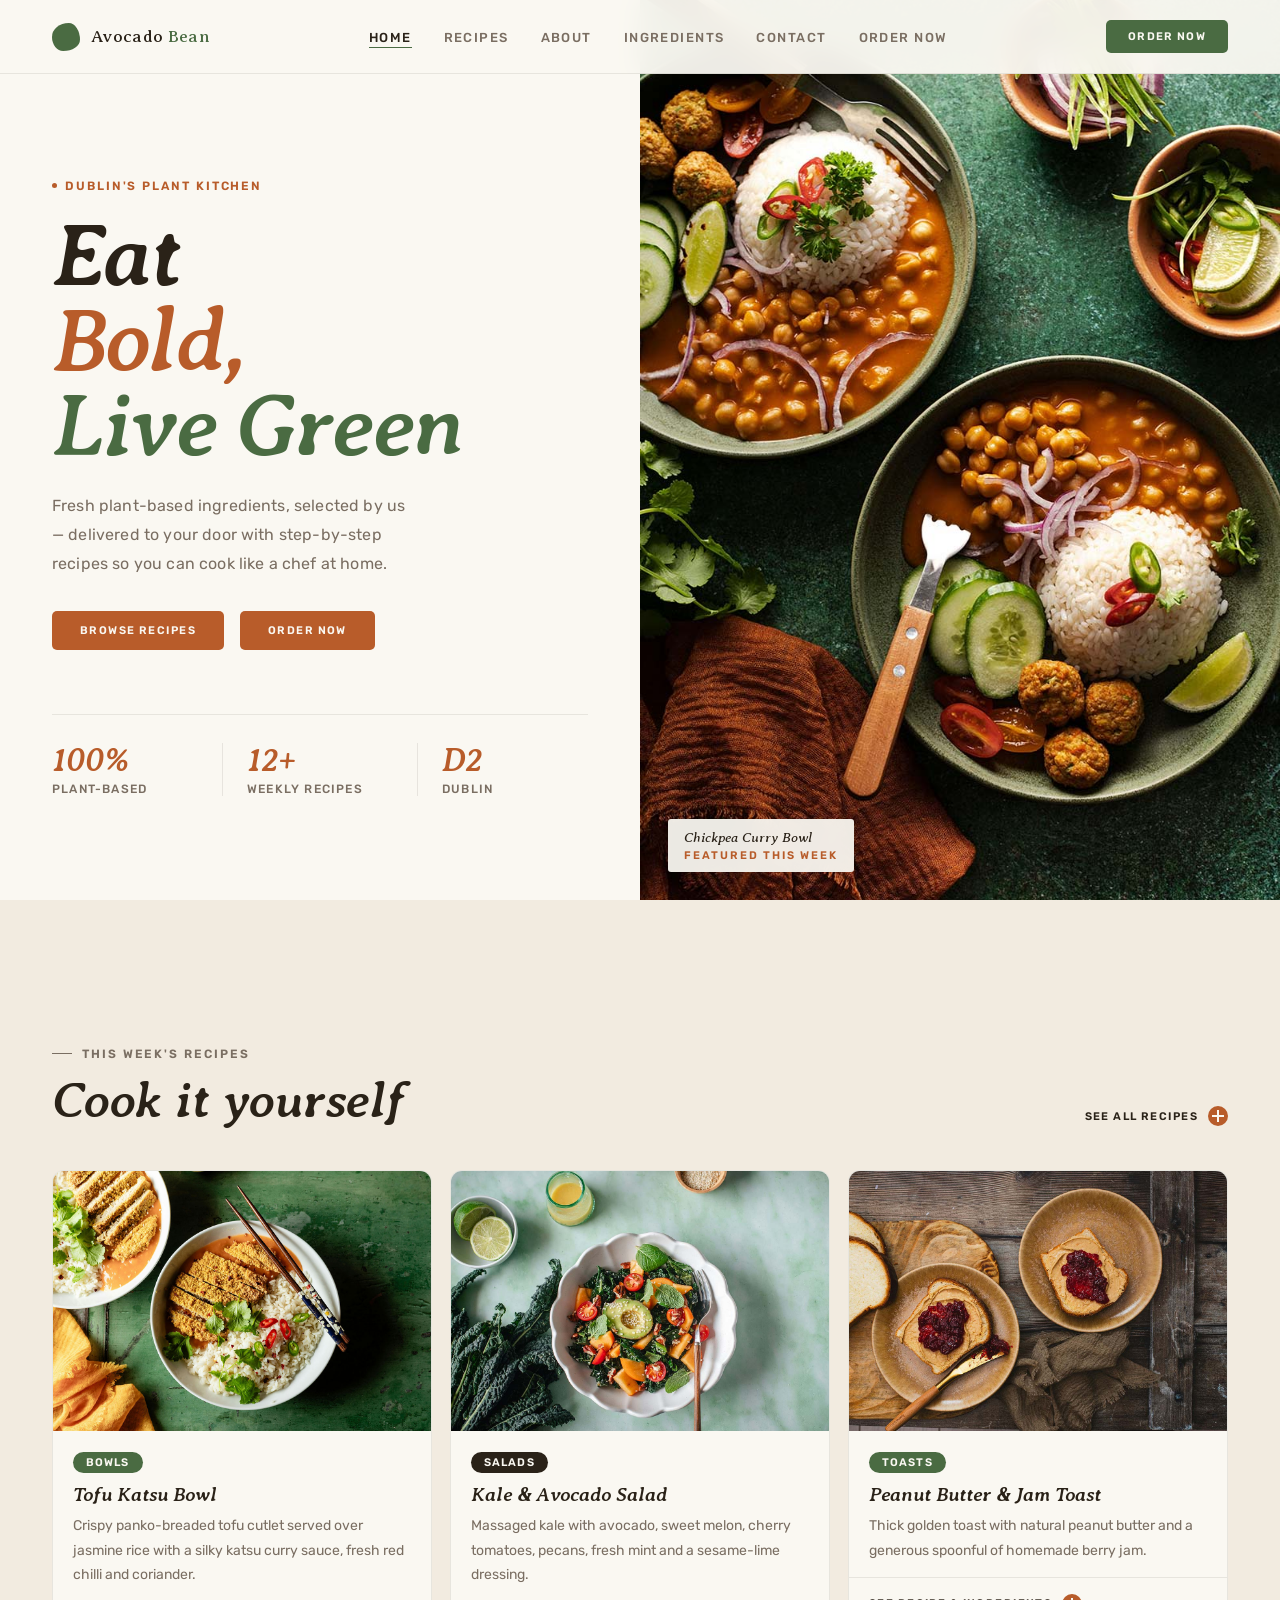
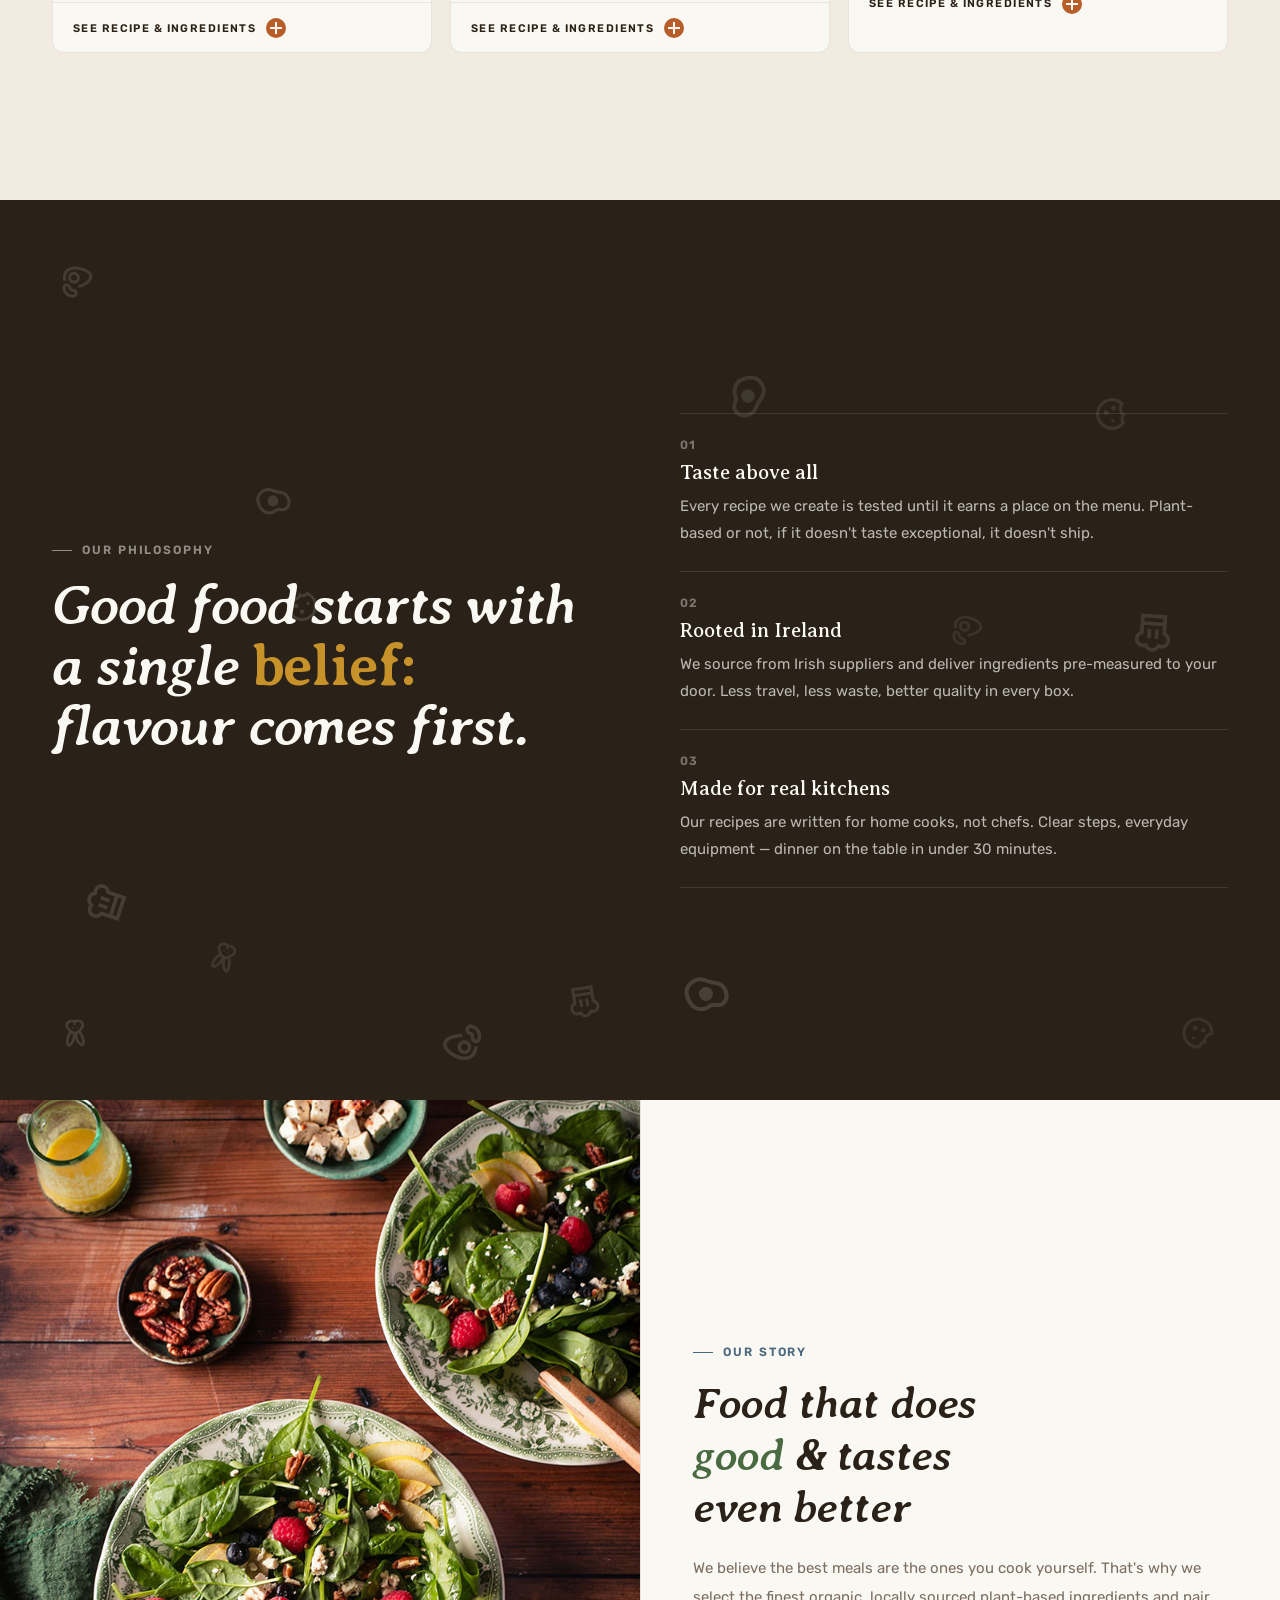
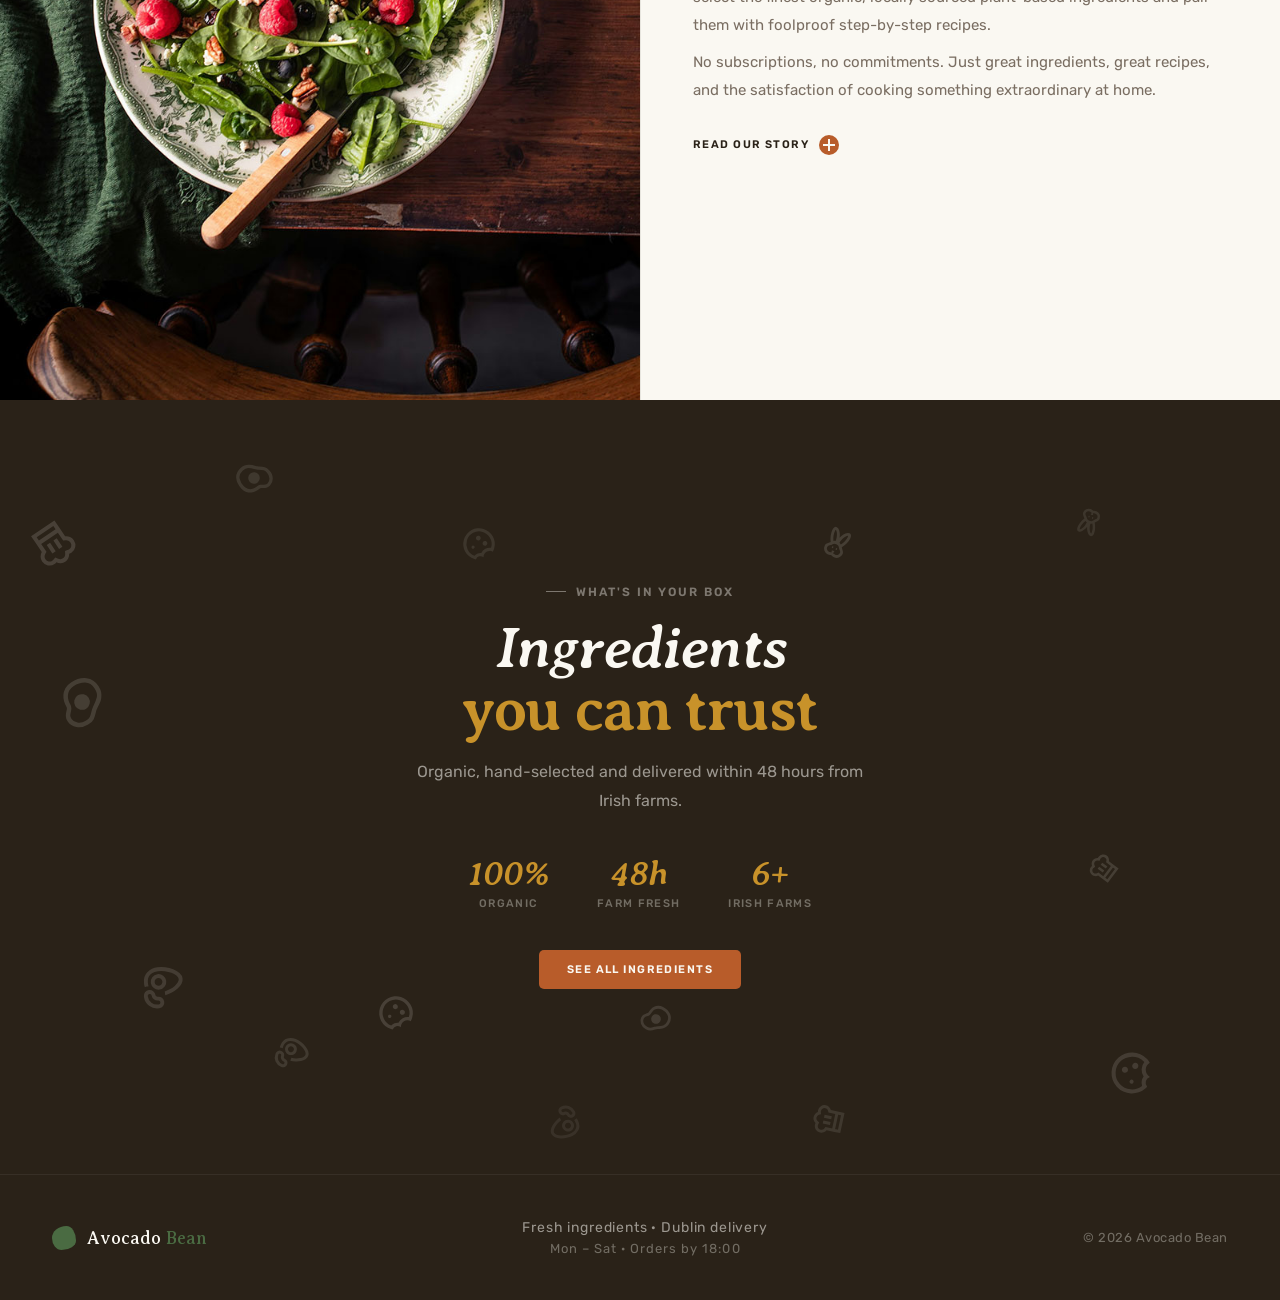
<file: index.html>
<!DOCTYPE html>
<html lang="en">

<head>
    <meta charset="UTF-8">
    <meta name="viewport" content="width=device-width, initial-scale=1.0">

    <!-- SEO meta tags -->
    <title>Avocado Bean — Dublin's Plant-Based Kitchen</title>
    <meta name="description"
        content="Fresh plant-based ingredients selected by us, delivered to your door with step-by-step recipes. Cook like a chef at home. Dublin delivery.">
    <meta name="keywords"
        content="vegan ingredients Dublin, plant-based recipes, vegan food delivery Dublin, cook at home vegan">
    <meta name="author" content="Avocado Bean">

    <!-- Open Graph tags for social media sharing -->
    <meta property="og:title" content="Avocado Bean — Dublin's Plant-Based Kitchen">
    <meta property="og:description"
        content="Fresh plant-based ingredients delivered to your door with step-by-step recipes.">
    <meta property="og:image" content="images/ui/og-image.jpg">
    <meta property="og:type" content="website">

    <link rel="preconnect" href="https://fonts.googleapis.com">
    <link rel="preconnect" href="https://fonts.gstatic.com" crossorigin>
    <link
        href="https://fonts.googleapis.com/css2?family=Averia+Serif+Libre:ital,wght@0,300;0,400;0,700;1,300;1,400;1,700&family=Rubik:ital,wght@0,300..900;1,300..900&display=swap"
        rel="stylesheet" media="print" onload="this.media='all'">

    <!-- Stylesheets -->
    <link rel="stylesheet" href="css/style.css">
    <link rel="stylesheet" href="css/home.css">

    <!-- Favicon -->
    <link rel="icon" href="images/ui/logo.svg" type="image/svg+xml">
</head>

<body>

    <!-- Navigation bar
         Fixed top nav, shrinks on scroll, hamburger on mobile. -->
    <nav class="top-nav" id="main-nav">


        <a href="index.html" class="site-logo" aria-label="Avocado Bean — go to homepage">
            <div class="logo-icon" aria-hidden="true"></div>
            <span class="logo-text">Avocado <span>Bean</span></span>
        </a>


        <ul class="nav-menu">
            <li><a href="index.html" class="current-page">Home</a></li>
            <li><a href="pages/recipes.html">Recipes</a></li>
            <li><a href="pages/about.html">About</a></li>
            <li><a href="pages/ingredients.html">Ingredients</a></li>
            <li><a href="pages/contact.html">Contact</a></li>
        </ul>


        <a href="pages/order.html" class="nav-cta-wrapper nav-cta-button">Order Now</a>


        <button class="nav-hamburger" id="nav-hamburger" aria-label="Toggle navigation" aria-expanded="false">
            <span></span>
            <span></span>
            <span></span>
        </button>

    </nav>


    <!-- Main scroll container
         Wraps all homepage sections. -->
    <main class="page-scroller" id="page-scroller">


        <!-- Hero section 
             Two-column layout with heading, stats and food photo. -->
        <section class="page-section" id="section-hero" aria-label="Hero">


            <div class="hero-wrapper">


                <div class="hero-content">
                    <div>

                        <p class="hero-eyebrow reveal">
                            <span class="hero-eyebrow-dot" aria-hidden="true"></span>
                            Dublin's Plant Kitchen
                        </p>


                        <h1 class="hero-heading reveal reveal-delay-1">
                            Eat<br>
                            <span class="word-bold">Bold,</span><br>
                            <span class="word-green">Live Green</span>
                        </h1>


                        <p class="hero-description reveal reveal-delay-2">
                            Fresh plant-based ingredients, selected by us — delivered to your door
                            with step-by-step recipes so you can cook like a chef at home.
                        </p>


                        <div class="hero-buttons reveal reveal-delay-3">
                            <a href="pages/recipes.html" class="main-button">Browse recipes</a>
                            <a href="pages/order.html" class="main-button">Order Now</a>
                        </div>
                    </div>


                    <div class="hero-stats-row reveal reveal-delay-4">
                        <div class="stat-item">
                            <div class="stat-number">100%</div>
                            <div class="stat-label">Plant-based</div>
                        </div>
                        <div class="stat-item">
                            <div class="stat-number">12+</div>
                            <div class="stat-label">Weekly recipes</div>
                        </div>
                        <div class="stat-item">
                            <div class="stat-number">D2</div>
                            <div class="stat-label">Dublin</div>
                        </div>
                    </div>
                </div>


                <div class="hero-photo" aria-hidden="true">
                    <div class="hero-photo-badge">
                        <div class="hero-photo-badge-title">Chickpea Curry Bowl</div>
                        <div class="hero-photo-badge-subtitle">Featured this week</div>
                    </div>
                </div>

            </div>
        </section>


        <!-- Recipes preview
             Three featured recipe cards with links to full recipes. -->
        <section class="page-section" id="section-recipes" aria-label="Recipe previews">
            <div class="recipes-section">

                <div class="recipes-header">
                    <div>
                        <p class="section-label reveal">This week's recipes</p>
                        <h2 class="section-heading reveal reveal-delay-1">Cook it yourself</h2>
                    </div>
                    <a href="pages/recipes.html" class="view-all-link reveal">See all recipes</a>
                </div>

                <div class="recipes-grid">

                    <a href="pages/recipes.html" class="recipe-card reveal reveal-delay-1">
                        <div class="recipe-card-photo">
                            <img src="images/dishes/img-tofu-katsu.jpg"
                                alt="Tofu katsu with crispy breading, jasmine rice and chilli" loading="lazy">
                        </div>
                        <div class="recipe-card-body">
                            <span class="category-pill green-pill">Bowls</span>
                            <h3 class="recipe-card-title">Tofu Katsu Bowl</h3>
                            <p class="recipe-card-description">Crispy panko-breaded tofu cutlet served over jasmine rice
                                with a silky katsu curry sauce, fresh red chilli and coriander.</p>
                        </div>
                        <div class="recipe-card-footer">
                            <span class="see-recipe-link">See recipe &amp; ingredients</span>
                        </div>
                    </a>

                    <a href="pages/recipes.html" class="recipe-card reveal reveal-delay-2">
                        <div class="recipe-card-photo">
                            <img src="images/dishes/img-kale-avocado-salad.jpg"
                                alt="Kale and avocado salad with cherry tomatoes and lemon vinaigrette" loading="lazy">
                        </div>
                        <div class="recipe-card-body">
                            <span class="category-pill dark-pill">Salads</span>
                            <h3 class="recipe-card-title">Kale & Avocado Salad</h3>
                            <p class="recipe-card-description">Massaged kale with avocado, sweet melon, cherry tomatoes,
                                pecans, fresh mint and a sesame-lime dressing.</p>
                        </div>
                        <div class="recipe-card-footer">
                            <span class="see-recipe-link">See recipe &amp; ingredients</span>
                        </div>
                    </a>

                    <a href="pages/recipes.html" class="recipe-card reveal reveal-delay-3">
                        <div class="recipe-card-photo">
                            <img src="images/dishes/img-peanut-butter-jam-toast.jpg"
                                alt="Peanut butter and jam toast with sliced bananas" loading="lazy">
                        </div>
                        <div class="recipe-card-body">
                            <span class="category-pill green-pill">Toasts</span>
                            <h3 class="recipe-card-title">Peanut Butter & Jam Toast</h3>
                            <p class="recipe-card-description">Thick golden toast with natural peanut butter and a
                                generous spoonful of homemade berry jam.</p>
                        </div>
                        <div class="recipe-card-footer">
                            <span class="see-recipe-link">See recipe &amp; ingredients</span>
                        </div>
                    </a>

                </div>
            </div>
        </section>


        <!-- Philosophy section
             Brand values listed on a dark background. -->
        <section class="page-section" id="section-philosophy" aria-label="Our philosophy">
            <div class="philosophy-section">
                <div class="philosophy-inner">

                    <div>
                        <p class="philosophy-label reveal">Our philosophy</p>
                        <h2 class="philosophy-heading reveal reveal-delay-1">
                            Good food starts with a single <em>belief:</em> flavour comes first.
                        </h2>
                    </div>

                    <div class="philosophy-items">
                        <div class="philosophy-item reveal reveal-delay-1">
                            <p class="philosophy-item-number">01</p>
                            <p class="philosophy-item-title">Taste above all</p>
                            <p class="philosophy-item-text">Every recipe we create is tested until it earns a place on
                                the menu. Plant-based or not, if it doesn't taste exceptional, it doesn't ship.</p>
                        </div>
                        <div class="philosophy-item reveal reveal-delay-2">
                            <p class="philosophy-item-number">02</p>
                            <p class="philosophy-item-title">Rooted in Ireland</p>
                            <p class="philosophy-item-text">We source from Irish suppliers and deliver ingredients
                                pre-measured to your door. Less travel, less waste, better quality in every box.</p>
                        </div>
                        <div class="philosophy-item reveal reveal-delay-3">
                            <p class="philosophy-item-number">03</p>
                            <p class="philosophy-item-title">Made for real kitchens</p>
                            <p class="philosophy-item-text">Our recipes are written for home cooks, not chefs. Clear
                                steps, everyday equipment — dinner on the table in under 30 minutes.</p>
                        </div>
                    </div>

                </div>
            </div>
        </section>


        <!-- About preview
             Split layout linking to the full about page. -->
        <section class="page-section" id="section-about" aria-label="About us">
            <div class="story-preview-section">
                <div class="story-preview-photo" role="img" aria-label="Our story — fresh plant-based ingredients">
                </div>
                <div class="story-preview-text">
                    <p class="story-preview-label reveal">Our story</p>
                    <h2 class="story-preview-heading reveal reveal-delay-1">
                        Food that does<br>
                        <span>good</span> &amp; tastes<br>
                        even better
                    </h2>
                    <p class="story-preview-paragraph reveal reveal-delay-2">
                        We believe the best meals are the ones you cook yourself. That's why we select
                        the finest organic, locally sourced plant-based ingredients and pair them with
                        foolproof step-by-step recipes.
                    </p>
                    <p class="story-preview-paragraph reveal reveal-delay-3">
                        No subscriptions, no commitments. Just great ingredients, great recipes,
                        and the satisfaction of cooking something extraordinary at home.
                    </p>
                    <a href="pages/about.html" class="story-preview-link reveal reveal-delay-4">
                        Read our story
                    </a>
                </div>
            </div>
        </section>


        <!-- Ingredients preview and footer
             Dark centred section with stats, CTA and site footer. -->
        <section class="page-section" id="section-ingredients" aria-label="Our ingredients">
            <div class="ingredients-cta-preview">

                <div class="ingredients-cta-inner">

                    <!-- Heading block -->
                    <div class="ingredients-cta-heading-block">
                        <p class="ingredients-cta-label">What's in your box</p>
                        <h2 class="ingredients-cta-heading">Ingredients<br><em>you can trust</em></h2>
                        <p class="ingredients-cta-description">
                            Organic, hand-selected and delivered within 48 hours from Irish farms.
                        </p>
                    </div>

                    <!-- Stats row -->
                    <div class="ingredients-cta-stats">
                        <div class="ingredients-stat">
                            <span class="ingredients-stat-number">100%</span>
                            <span class="ingredients-stat-label">Organic</span>
                        </div>
                        <div class="ingredients-stat">
                            <span class="ingredients-stat-number">48h</span>
                            <span class="ingredients-stat-label">Farm fresh</span>
                        </div>
                        <div class="ingredients-stat">
                            <span class="ingredients-stat-number">6+</span>
                            <span class="ingredients-stat-label">Irish farms</span>
                        </div>
                    </div>

                    <!-- CTA -->
                    <a href="pages/ingredients.html" class="main-button">See all ingredients</a>

                </div>

            </div>

            <footer class="site-footer">
                <div class="footer-logo-wrap">
                    <div class="footer-logo-icon" aria-hidden="true"></div>
                    <span class="footer-logo-text">Avocado <span>Bean</span></span>
                </div>
                <div class="footer-middle">
                    <p class="footer-address">Fresh ingredients · Dublin delivery</p>
                    <p class="footer-hours">Mon – Sat · Orders by 18:00</p>
                </div>
                <div class="footer-right">
                    <p class="footer-copyright">© 2026 Avocado Bean</p>
                </div>
            </footer>

        </section>

    </main><!-- end page-scroller -->

    <!-- Scripts -->
    <script src="js/main.js"></script>

</body>

</html>
</file>
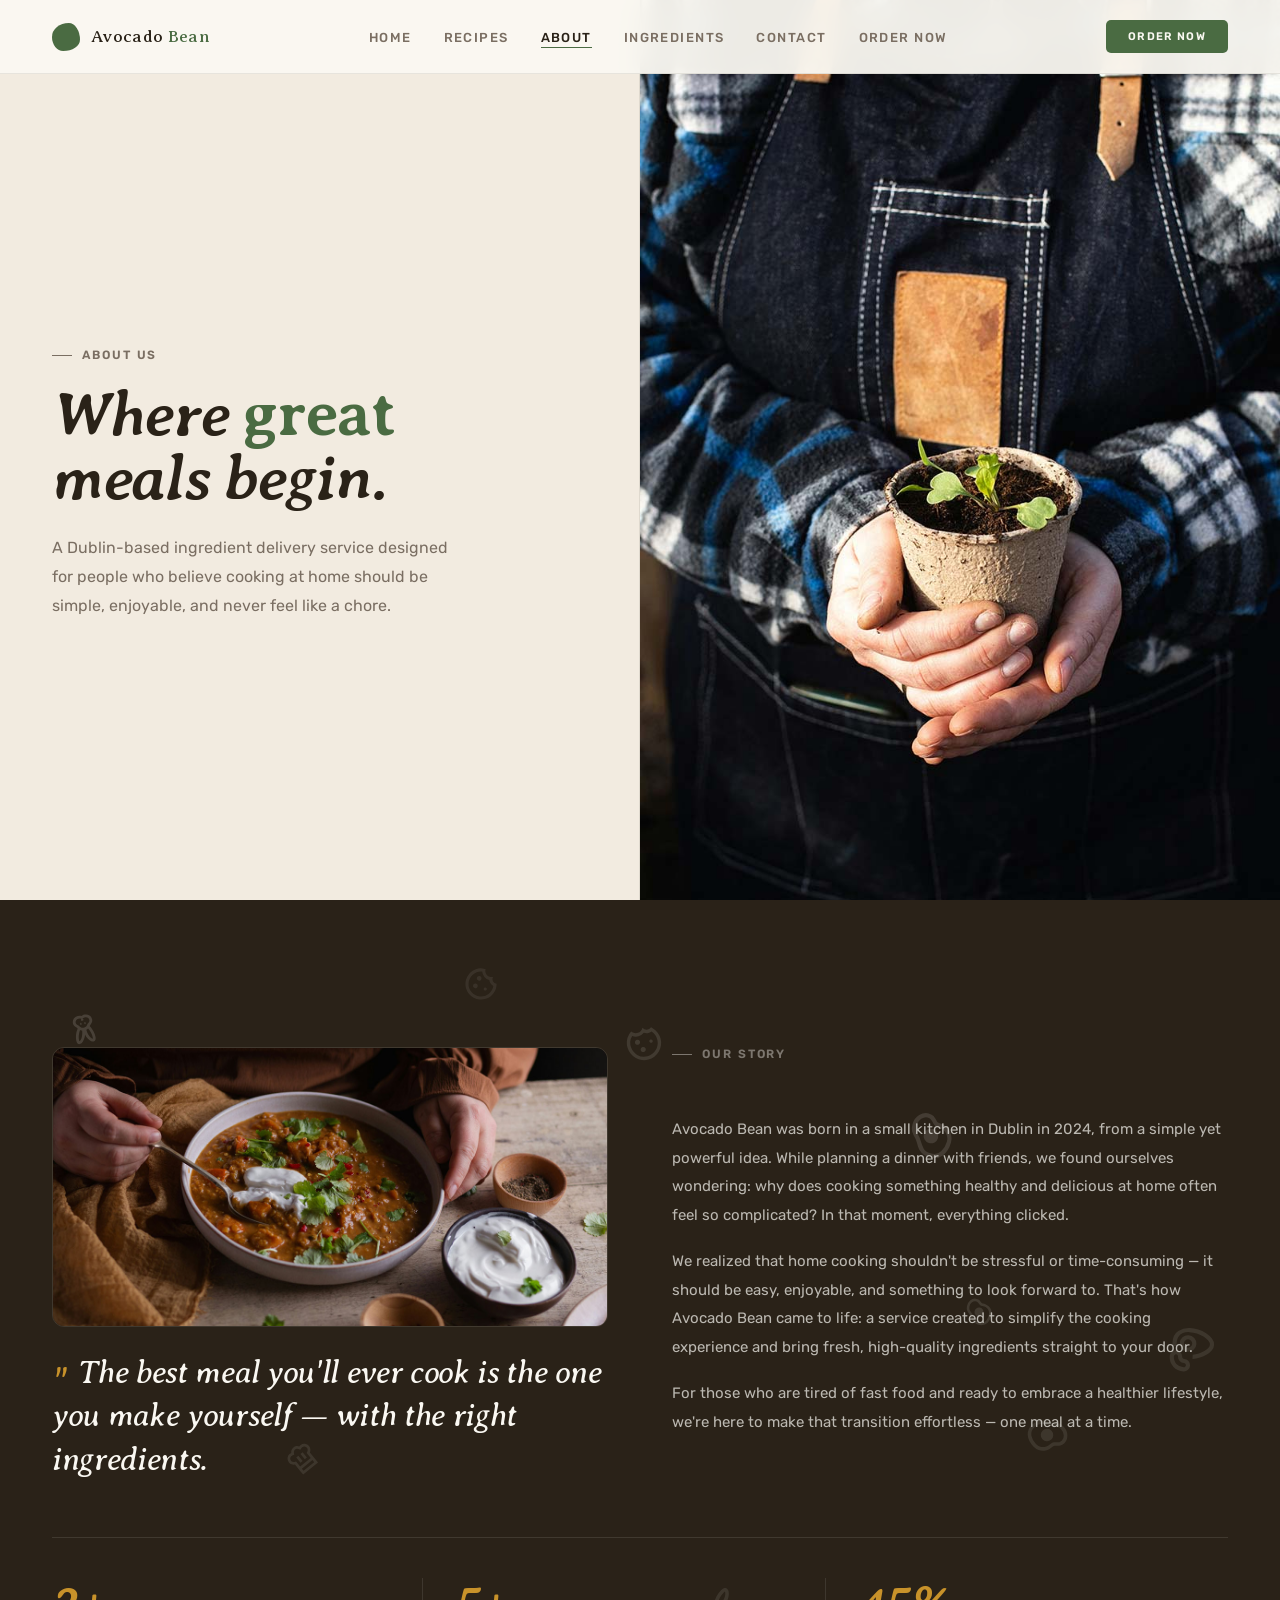
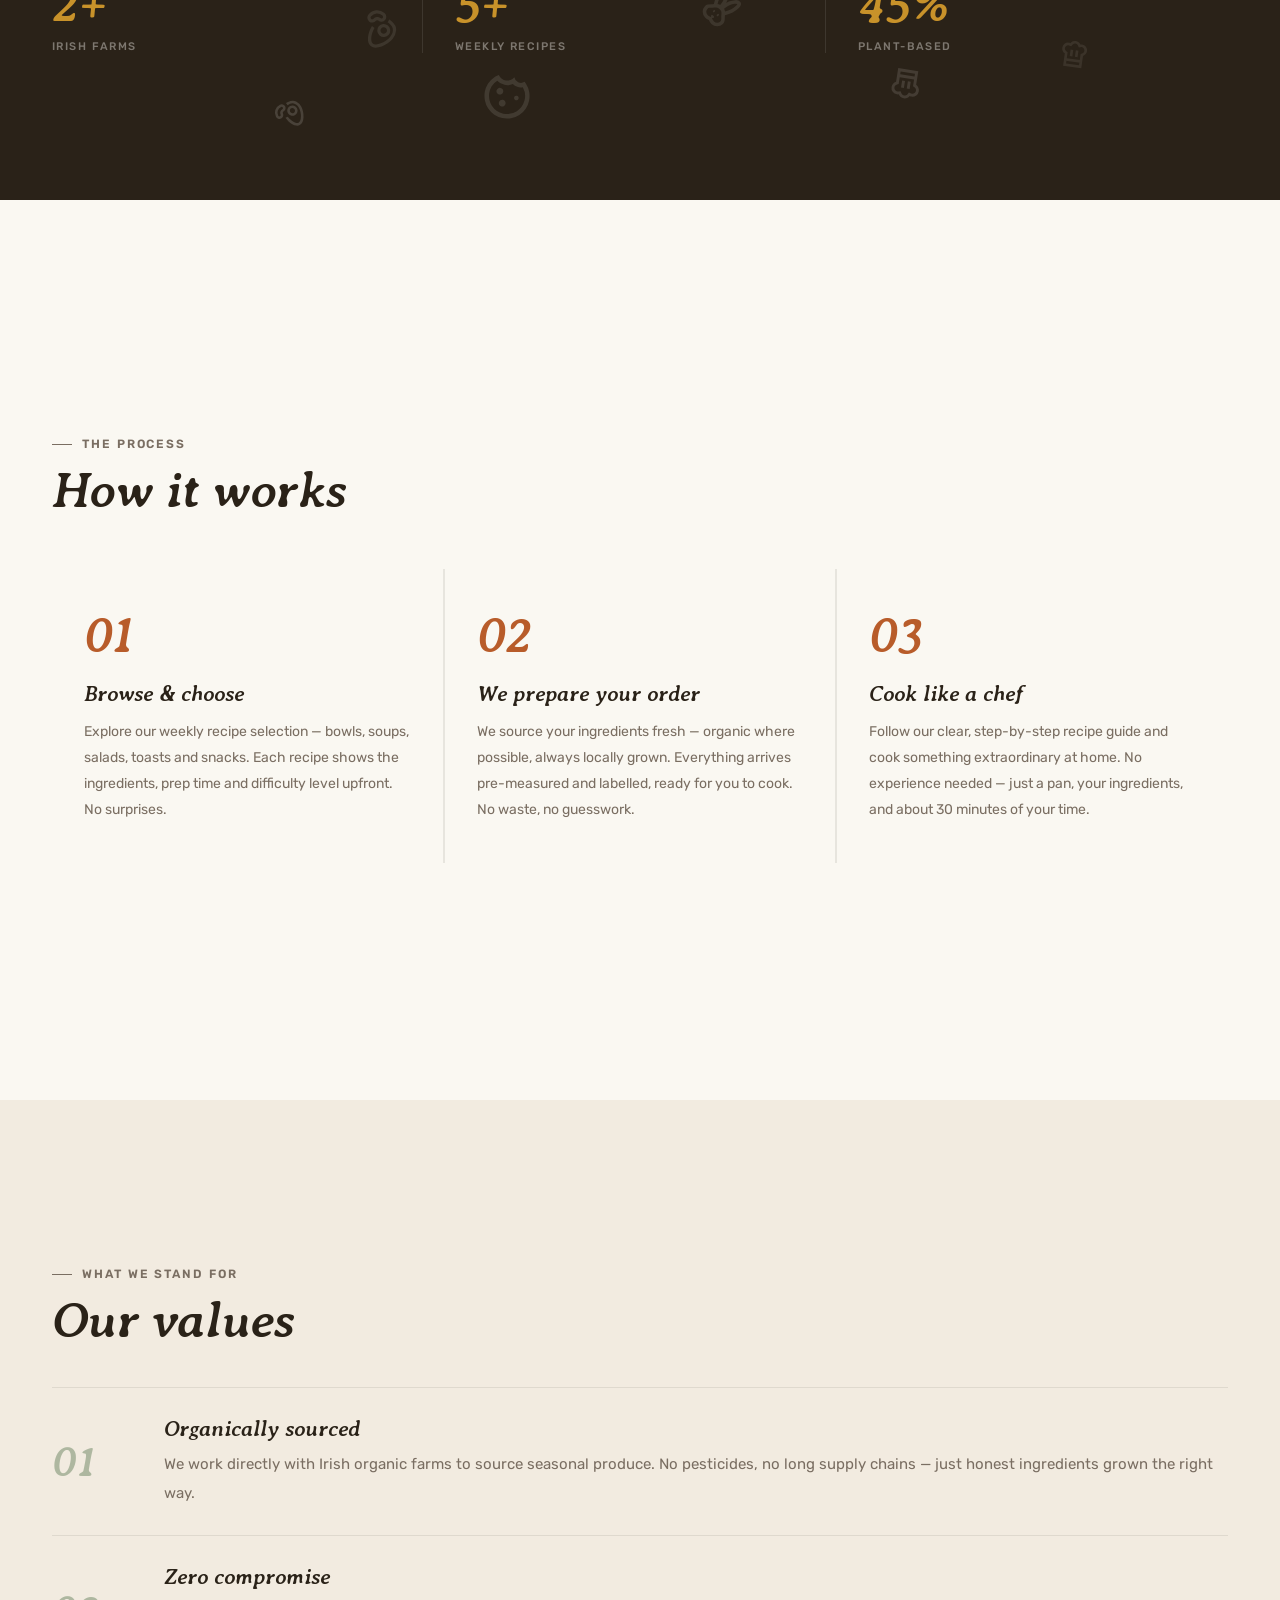
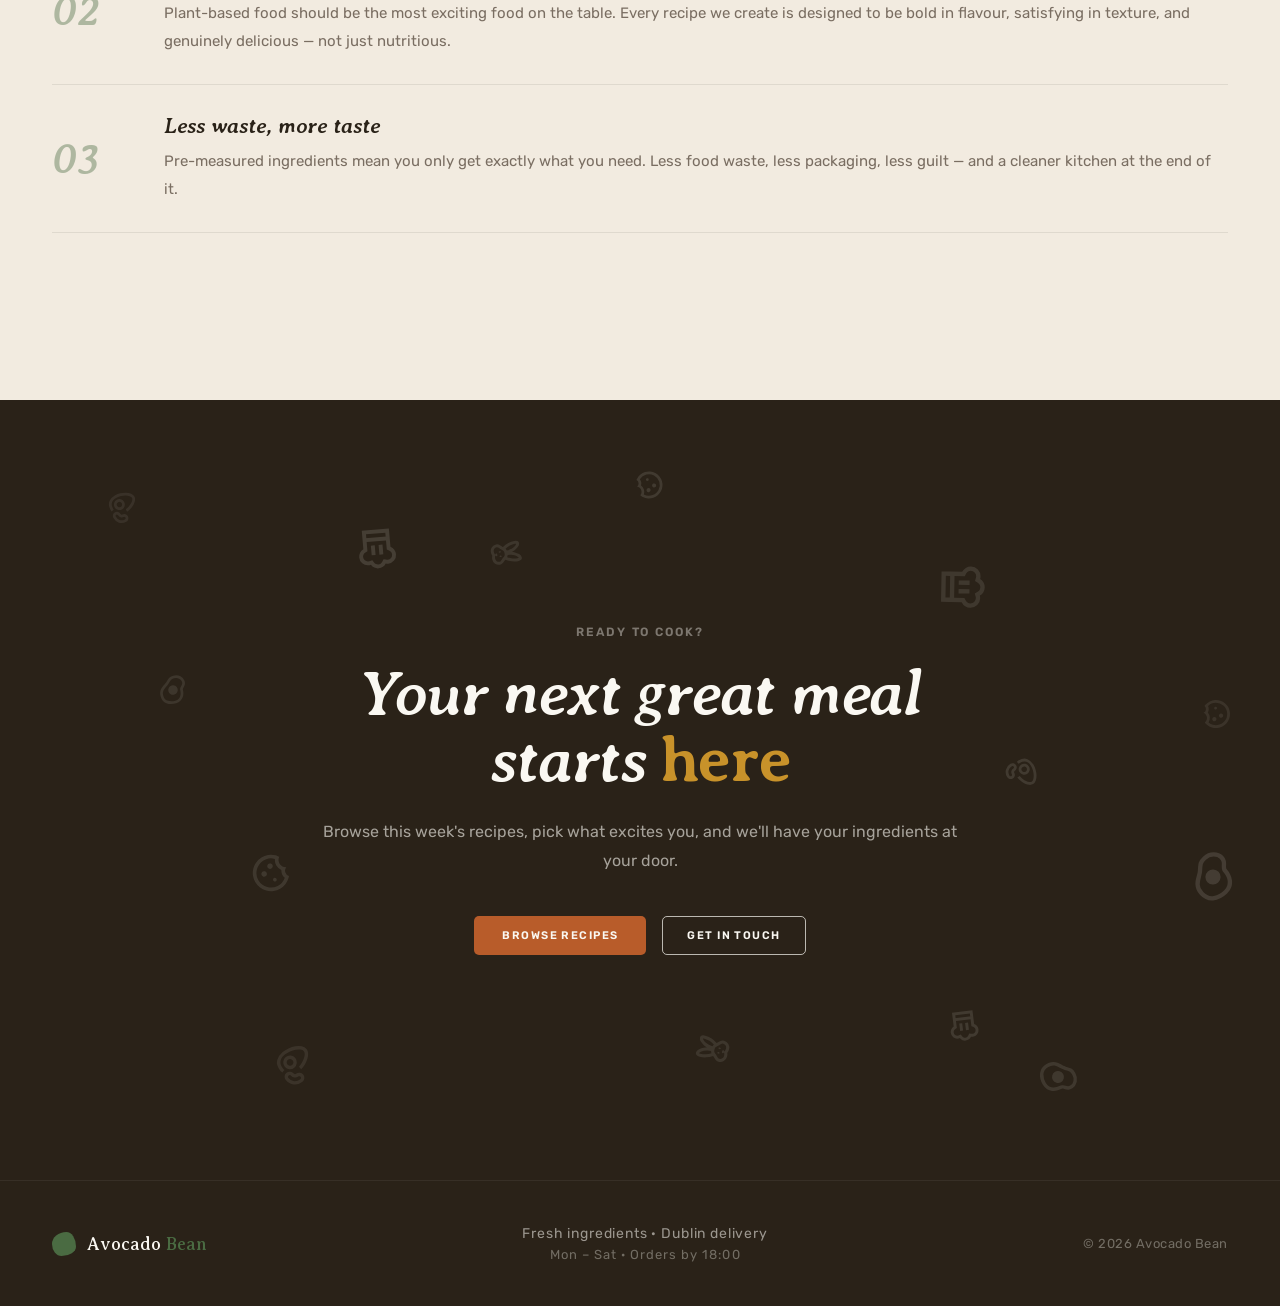
<file: pages/about.html>
<!DOCTYPE html>
<html lang="en">

<head>
    <meta charset="UTF-8">
    <meta name="viewport" content="width=device-width, initial-scale=1.0">

    <title>About — Avocado Bean</title>
    <meta name="description"
        content="Learn about Avocado Bean — Dublin's plant-based ingredient delivery service. Our story, our values, and how it works.">
    <meta name="keywords" content="about Avocado Bean, vegan Dublin, plant-based delivery, our story">
    <meta name="author" content="Avocado Bean">

    <meta property="og:title" content="About — Avocado Bean">
    <meta property="og:description"
        content="Fresh plant-based ingredients delivered to your door with step-by-step recipes.">
    <meta property="og:image" content="../images/ui/og-image.jpg">
    <meta property="og:type" content="website">

    <link rel="preconnect" href="https://fonts.googleapis.com">
    <link rel="preconnect" href="https://fonts.gstatic.com" crossorigin>
    <link
        href="https://fonts.googleapis.com/css2?family=Averia+Serif+Libre:ital,wght@0,300;0,400;0,700;1,300;1,400;1,700&family=Rubik:ital,wght@0,300..900;1,300..900&display=swap"
        rel="stylesheet" media="print" onload="this.media='all'">

    <link rel="stylesheet" href="../css/style.css">
    <link rel="stylesheet" href="../css/about.css">
    <link rel="icon" href="../images/ui/logo.svg" type="image/svg+xml">
</head>

<body class="about-page">

    <!-- Navigation bar
         Fixed top nav, shrinks on scroll, hamburger on mobile. -->
    <nav class="top-nav" id="main-nav">
        <a href="../index.html" class="site-logo" aria-label="Avocado Bean — go to homepage">
            <div class="logo-icon" aria-hidden="true"></div>
            <span class="logo-text">Avocado <span>Bean</span></span>
        </a>
        <ul class="nav-menu">
            <li><a href="../index.html">Home</a></li>
            <li><a href="recipes.html">Recipes</a></li>
            <li><a href="about.html" class="current-page">About</a></li>
            <li><a href="ingredients.html">Ingredients</a></li>
            <li><a href="contact.html">Contact</a></li>
        </ul>
        <a href="order.html" class="nav-cta-wrapper nav-cta-button">Order Now</a>
        <button class="nav-hamburger" id="nav-hamburger" aria-label="Toggle navigation" aria-expanded="false">
            <span></span>
            <span></span>
            <span></span>
        </button>
    </nav>


    <!-- Hero section
         Two-column layout with heading and photo. -->
    <section class="about-hero" aria-label="About us">
        <div class="about-hero-content">
            <p class="about-hero-label reveal">About us</p>
            <h1 class="about-hero-heading reveal reveal-delay-1">
                Where <em>great</em><br>meals begin.
            </h1>
            <p class="about-hero-description reveal reveal-delay-2">
                A Dublin-based ingredient delivery service designed for people who believe cooking at home should be
                simple, enjoyable, and never feel like a chore.
            </p>
        </div>
        <div class="about-hero-photo" aria-hidden="true"></div>
    </section>


    <!-- Our story section
         Dark section with quote, paragraphs and jQuery stat counters. -->
    <section class="story-section" aria-label="Our story">
        <div class="story-wrapper">
            <div class="story-inner">
                <div class="story-quote-col">
                    <div class="story-photo reveal">
                        <img src="../images/dishes/img-story2.jpg" alt="Team photo">
                    </div>
                    <blockquote class="story-quote reveal reveal-delay-1">
                        The best meal you'll ever cook is the one you make yourself — with the right ingredients.
                    </blockquote>
                </div>
                <div class="story-text-col">
                    <p class="story-label reveal">Our story</p>
                    <p class="story-paragraph reveal reveal-delay-1">
                        Avocado Bean was born in a small kitchen in Dublin in 2024, from a simple yet powerful idea.
                        While planning a dinner with friends, we found ourselves wondering: why does cooking something
                        healthy and delicious at home often feel so complicated? In that moment, everything clicked.

                    </p>
                    <p class="story-paragraph reveal reveal-delay-2">
                        We realized that home cooking shouldn't be stressful or time-consuming — it should be easy,
                        enjoyable, and something to look forward to. That's how Avocado Bean came to life: a service
                        created to simplify the cooking experience and bring fresh, high-quality ingredients straight to
                        your door.

                    </p>
                    <p class="story-paragraph reveal reveal-delay-3">
                        For those who are tired of fast food and ready to embrace a healthier lifestyle, we're here to
                        make that transition effortless — one meal at a time.
                    </p>
                </div>
            </div>

            <!-- Stats row animated by jQuery on scroll -->
            <div class="story-stats-row">
                <div class="story-stat">
                    <div class="story-stat-number" data-target="6" data-suffix="+">0+</div>
                    <div class="story-stat-label">Irish farms</div>
                </div>
                <div class="story-stat">
                    <div class="story-stat-number" data-target="12" data-suffix="+">0+</div>
                    <div class="story-stat-label">Weekly recipes</div>
                </div>
                <div class="story-stat">
                    <div class="story-stat-number" data-target="100" data-suffix="%">0%</div>
                    <div class="story-stat-label">Plant-based</div>
                </div>
            </div>
        </div>
    </section>


    <!-- How it works section
         Three-step process explaining the service. -->
    <section class="process-section" aria-label="How it works">
        <div class="process-inner">
            <div class="process-header reveal">
                <p class="section-label">The process</p>
                <h2 class="section-heading">How it works</h2>
            </div>
            <div class="process-steps">
                <div class="process-step reveal reveal-delay-1">
                    <div class="process-step-number">01</div>
                    <h3 class="process-step-title">Browse & choose</h3>
                    <p class="process-step-text">
                        Explore our weekly recipe selection — bowls, soups, salads, toasts and snacks.
                        Each recipe shows the ingredients, prep time and difficulty level upfront.
                        No surprises.
                    </p>
                </div>
                <div class="process-step reveal reveal-delay-2">
                    <div class="process-step-number">02</div>
                    <h3 class="process-step-title">We prepare your order</h3>
                    <p class="process-step-text">
                        We source your ingredients fresh — organic where possible, always locally grown.
                        Everything arrives pre-measured and labelled, ready for you to cook.
                        No waste, no guesswork.
                    </p>
                </div>
                <div class="process-step reveal reveal-delay-3">
                    <div class="process-step-number">03</div>
                    <h3 class="process-step-title">Cook like a chef</h3>
                    <p class="process-step-text">
                        Follow our clear, step-by-step recipe guide and cook something extraordinary
                        at home. No experience needed — just a pan, your ingredients, and about
                        30 minutes of your time.
                    </p>
                </div>
            </div>
        </div>
    </section>


    <!-- Values section
         Numbered list of brand values. -->
    <section class="values-section" aria-label="Our values">
        <div class="values-inner">
            <div class="values-header reveal">
                <p class="section-label">What we stand for</p>
                <h2 class="section-heading">Our values</h2>
            </div>
            <div class="values-grid">
                <div class="value-card reveal reveal-delay-1">
                    <div class="value-card-number">01</div>
                    <div class="value-card-body">
                        <h3 class="value-card-title">Organically sourced</h3>
                        <p class="value-card-text">
                            We work directly with Irish organic farms to source seasonal produce.
                            No pesticides, no long supply chains — just honest ingredients grown
                            the right way.
                        </p>
                    </div>
                </div>
                <div class="value-card reveal reveal-delay-2">
                    <div class="value-card-number">02</div>
                    <div class="value-card-body">
                        <h3 class="value-card-title">Zero compromise</h3>
                        <p class="value-card-text">
                            Plant-based food should be the most exciting food on the table.
                            Every recipe we create is designed to be bold in flavour, satisfying
                            in texture, and genuinely delicious — not just nutritious.
                        </p>
                    </div>
                </div>
                <div class="value-card reveal reveal-delay-3">
                    <div class="value-card-number">03</div>
                    <div class="value-card-body">
                        <h3 class="value-card-title">Less waste, more taste</h3>
                        <p class="value-card-text">
                            Pre-measured ingredients mean you only get exactly what you need.
                            Less food waste, less packaging, less guilt — and a cleaner kitchen
                            at the end of it.
                        </p>
                    </div>
                </div>
            </div>
        </div>
    </section>


    <!-- CTA section
         Dark closing section with links to recipes and contact. -->
    <section class="about-cta-section" aria-label="Get started">
        <div class="about-cta-inner">
            <p class="about-cta-label reveal">Ready to cook?</p>
            <h2 class="about-cta-heading reveal reveal-delay-1">
                Your next great meal<br>
                starts <em>here</em>
            </h2>
            <p class="about-cta-description reveal reveal-delay-2">
                Browse this week's recipes, pick what excites you,
                and we'll have your ingredients at your door.
            </p>
            <div class="about-cta-buttons reveal reveal-delay-3">
                <a href="recipes.html" class="main-button">Browse recipes</a>
                <a href="contact.html" class="outline-button">Get in touch</a>
            </div>
        </div>
    </section>


    <!-- Footer -->
    <footer class="site-footer">
        <div class="footer-logo-wrap">
            <div class="footer-logo-icon" aria-hidden="true"></div>
            <span class="footer-logo-text">Avocado <span>Bean</span></span>
        </div>
        <div class="footer-middle">
            <p class="footer-address">Fresh ingredients · Dublin delivery</p>
            <p class="footer-hours">Mon – Sat · Orders by 18:00</p>
        </div>
        <div class="footer-right">
            <p class="footer-copyright">© 2026 Avocado Bean</p>
        </div>
    </footer>

    <script src="https://cdn.jsdelivr.net/npm/jquery@3.7.1/dist/jquery.min.js"></script>
    <script src="../js/main.js"></script>

</body>

</html>
</file>
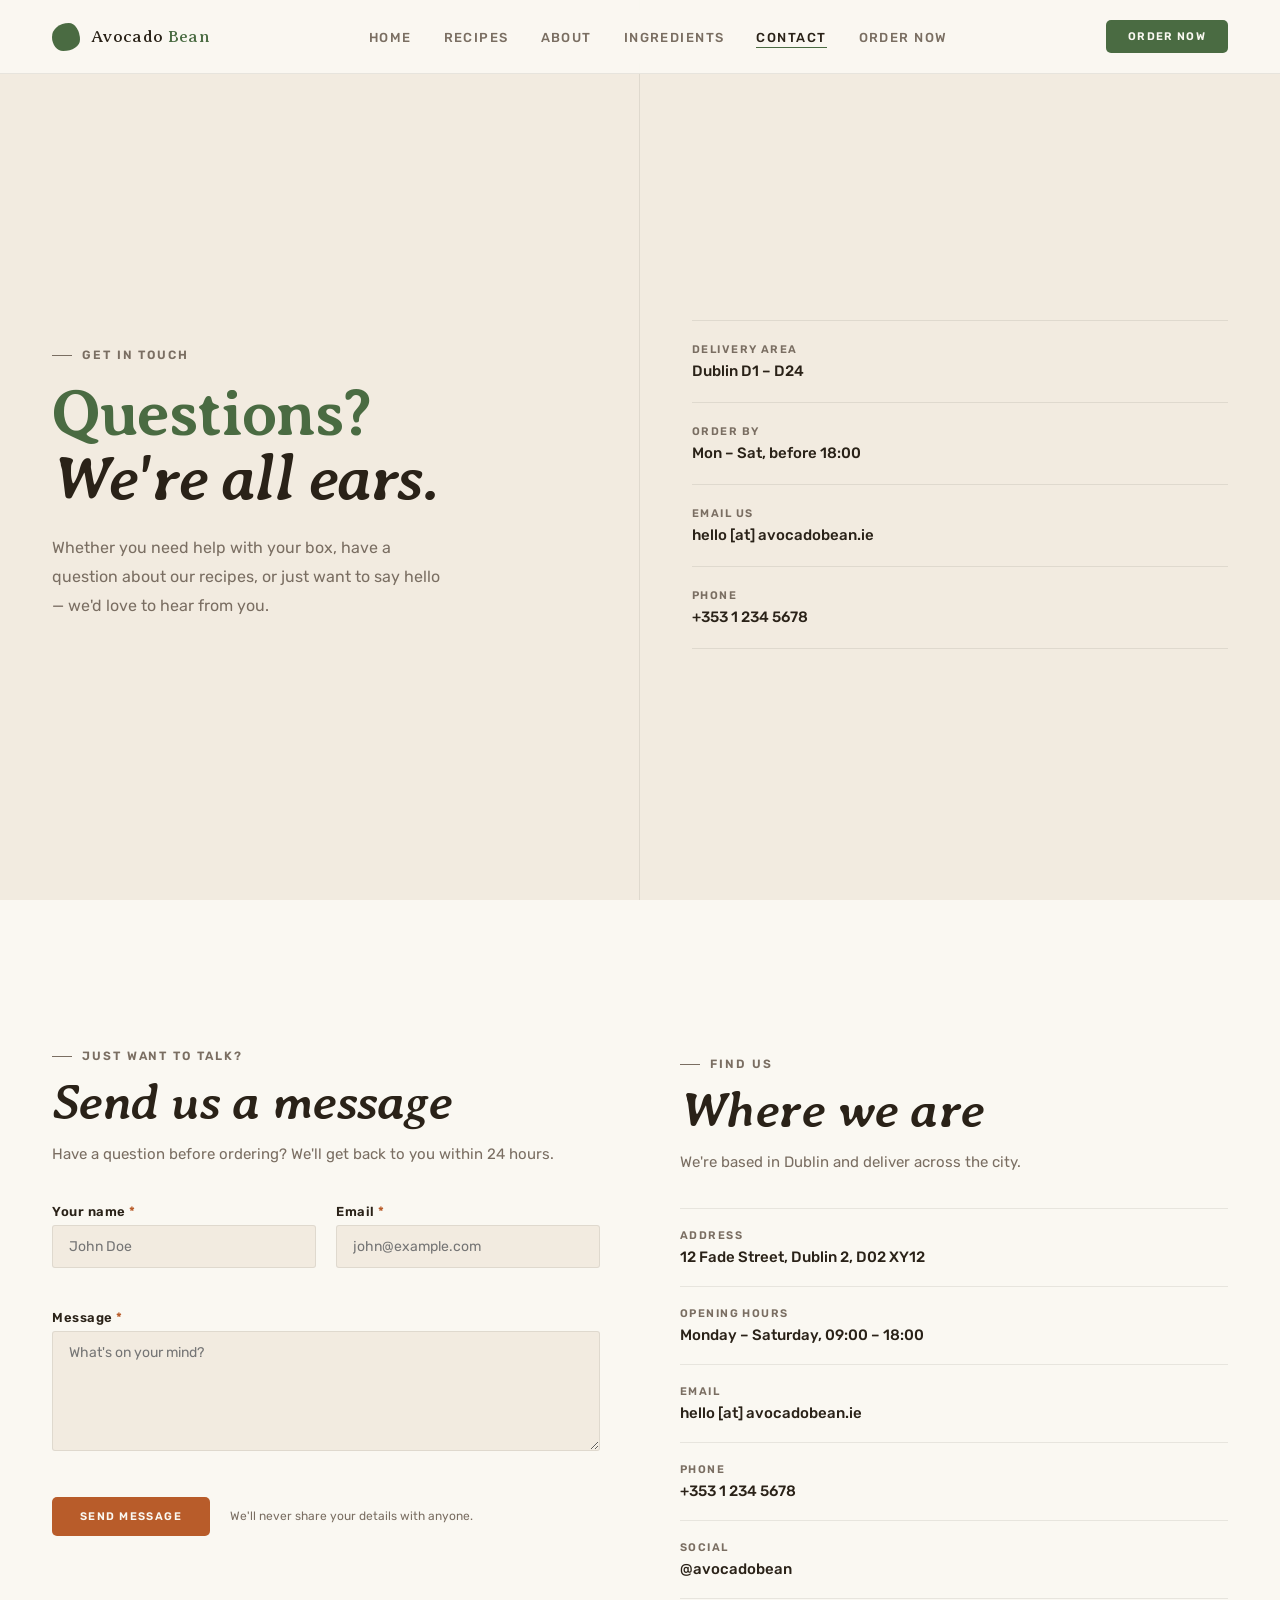
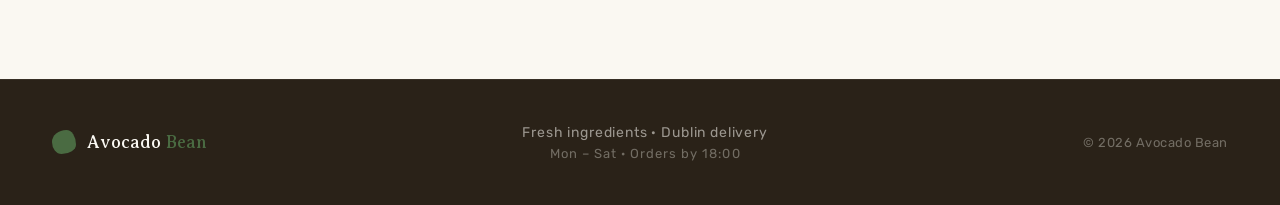
<file: pages/contact.html>
<!DOCTYPE html>
<html lang="en">

<head>
    <meta charset="UTF-8">
    <meta name="viewport" content="width=device-width, initial-scale=1.0">

    <title>Contact — Avocado Bean</title>
    <meta name="description"
        content="Place your order or get in touch with Avocado Bean — Dublin's plant-based ingredient delivery service.">
    <meta name="keywords" content="order vegan ingredients Dublin, contact Avocado Bean, plant-based delivery order">
    <meta name="author" content="Avocado Bean">

    <meta property="og:title" content="Contact & Order — Avocado Bean">
    <meta property="og:description"
        content="Pick your recipes, fill in your details, and we'll deliver everything you need.">
    <meta property="og:image" content="../images/ui/og-image.jpg">
    <meta property="og:type" content="website">

    <link rel="preconnect" href="https://fonts.googleapis.com">
    <link rel="preconnect" href="https://fonts.gstatic.com" crossorigin>
    <link
        href="https://fonts.googleapis.com/css2?family=Averia+Serif+Libre:ital,wght@0,300;0,400;0,700;1,300;1,400;1,700&family=Rubik:ital,wght@0,300..900;1,300..900&display=swap"
        rel="stylesheet" media="print" onload="this.media='all'">

    <link rel="stylesheet" href="../css/style.css">
    <link rel="stylesheet" href="../css/contact.css">
    <link rel="icon" href="../images/ui/logo.svg" type="image/svg+xml">
</head>

<body class="contact-page">

    <!-- Navigation bar
         Fixed top nav, shrinks on scroll, hamburger on mobile. -->
    <nav class="top-nav" id="main-nav">
        <a href="../index.html" class="site-logo" aria-label="Avocado Bean — go to homepage">
            <div class="logo-icon" aria-hidden="true"></div>
            <span class="logo-text">Avocado <span>Bean</span></span>
        </a>
        <ul class="nav-menu">
            <li><a href="../index.html">Home</a></li>
            <li><a href="recipes.html">Recipes</a></li>
            <li><a href="about.html">About</a></li>
            <li><a href="ingredients.html">Ingredients</a></li>
            <li><a href="contact.html" class="current-page">Contact</a></li>
        </ul>
        <a href="order.html" class="nav-cta-wrapper nav-cta-button">Order Now</a>
        <button class="nav-hamburger" id="nav-hamburger" aria-label="Toggle navigation" aria-expanded="false">
            <span></span>
            <span></span>
            <span></span>
        </button>
    </nav>


    <!-- Hero section
         Two-column layout with intro text and contact info. -->
    <section class="contact-hero" aria-label="Contact and order">
        <div class="contact-hero-content">
            <p class="contact-hero-label reveal">Get in touch</p>
            <h1 class="contact-hero-heading reveal reveal-delay-1">
                <em>Questions?</em><br>
                We're all ears.
            </h1>
            <p class="contact-hero-description reveal reveal-delay-2">
                Whether you need help with your box, have a question about our recipes,
                or just want to say hello — we'd love to hear from you.
            </p>
        </div>
        <div class="contact-hero-info reveal reveal-delay-2">
            <div class="contact-info-item">
                <p class="contact-info-label">Delivery area</p>
                <p class="contact-info-value">Dublin D1 – D24</p>
            </div>
            <div class="contact-info-item">
                <p class="contact-info-label">Order by</p>
                <p class="contact-info-value">Mon – Sat, before 18:00</p>
            </div>
            <div class="contact-info-item">
                <p class="contact-info-label">Email us</p>
                <p class="contact-info-value">hello [at] avocadobean.ie</p>
            </div>
            <div class="contact-info-item">
                <p class="contact-info-label">Phone</p>
                <p class="contact-info-value">+353 1 234 5678</p>
            </div>
        </div>
    </section>


    <!-- Contact form section
         Message form on the left, address details on the right. -->
    <section class="contact-section" aria-label="Contact us">
        <div class="contact-inner">

            <div class="contact-form-col">
                <div class="contact-form-header reveal">
                    <p class="section-label">Just want to talk?</p>
                    <h2 class="section-heading">Send us a message</h2>
                    <p class="contact-form-description">Have a question before ordering? We'll get back to you within 24
                        hours.</p>
                </div>

                <form class="contact-form reveal" id="contact-form" novalidate>

                    <div class="contact-form-row">
                        <div class="contact-form-group">
                            <label class="contact-form-label" for="contact-name">
                                Your name <span class="contact-required">*</span>
                            </label>
                            <input class="contact-form-input" type="text" id="contact-name" name="name"
                                placeholder="John Doe" autocomplete="name" required>
                            <p class="contact-form-error" id="error-contact-name" aria-live="polite"></p>
                        </div>
                        <div class="contact-form-group">
                            <label class="contact-form-label" for="contact-email">
                                Email <span class="contact-required">*</span>
                            </label>
                            <input class="contact-form-input" type="email" id="contact-email" name="email"
                                placeholder="john@example.com" autocomplete="email" required>
                            <p class="contact-form-error" id="error-contact-email" aria-live="polite"></p>
                        </div>
                    </div>

                    <div class="contact-form-group">
                        <label class="contact-form-label" for="contact-message">
                            Message <span class="contact-required">*</span>
                        </label>
                        <textarea class="contact-form-input contact-form-textarea" id="contact-message" name="message"
                            placeholder="What's on your mind?" required></textarea>
                        <p class="contact-form-error" id="error-contact-message" aria-live="polite"></p>
                    </div>

                    <div class="contact-form-submit-row">
                        <button class="main-button" type="submit" id="contact-submit-btn">Send message</button>
                        <p class="contact-form-privacy">We'll never share your details with anyone.</p>
                    </div>

                    <div class="contact-form-success" id="contact-success" aria-live="polite">
                        Message sent — we'll be in touch soon.
                    </div>

                </form>
            </div>

            <div class="contact-details-col reveal reveal-delay-1">
                <p class="section-label">Find us</p>
                <h2 class="section-heading">Where we are</h2>
                <p class="contact-details-description">We're based in Dublin and deliver across the city.</p>

                <div class="contact-details-list">
                    <div class="contact-detail-item">
                        <p class="contact-info-label">Address</p>
                        <p class="contact-info-value">12 Fade Street, Dublin 2, D02 XY12</p>
                    </div>
                    <div class="contact-detail-item">
                        <p class="contact-info-label">Opening hours</p>
                        <p class="contact-info-value">Monday – Saturday, 09:00 – 18:00</p>
                    </div>
                    <div class="contact-detail-item">
                        <p class="contact-info-label">Email</p>
                        <p class="contact-info-value">hello [at] avocadobean.ie</p>
                    </div>
                    <div class="contact-detail-item">
                        <p class="contact-info-label">Phone</p>
                        <p class="contact-info-value">+353 1 234 5678</p>
                    </div>
                    <div class="contact-detail-item">
                        <p class="contact-info-label">Social</p>
                        <p class="contact-info-value">@avocadobean</p>
                    </div>
                </div>
            </div>

        </div>
    </section>


    <!-- Footer -->
    <footer class="site-footer">
        <div class="footer-logo-wrap">
            <div class="footer-logo-icon" aria-hidden="true"></div>
            <span class="footer-logo-text">Avocado <span>Bean</span></span>
        </div>
        <div class="footer-middle">
            <p class="footer-address">Fresh ingredients · Dublin delivery</p>
            <p class="footer-hours">Mon – Sat · Orders by 18:00</p>
        </div>
        <div class="footer-right">
            <p class="footer-copyright">© 2026 Avocado Bean</p>
        </div>
    </footer>

    <script src="../js/main.js"></script>

</body>

</html>
</file>
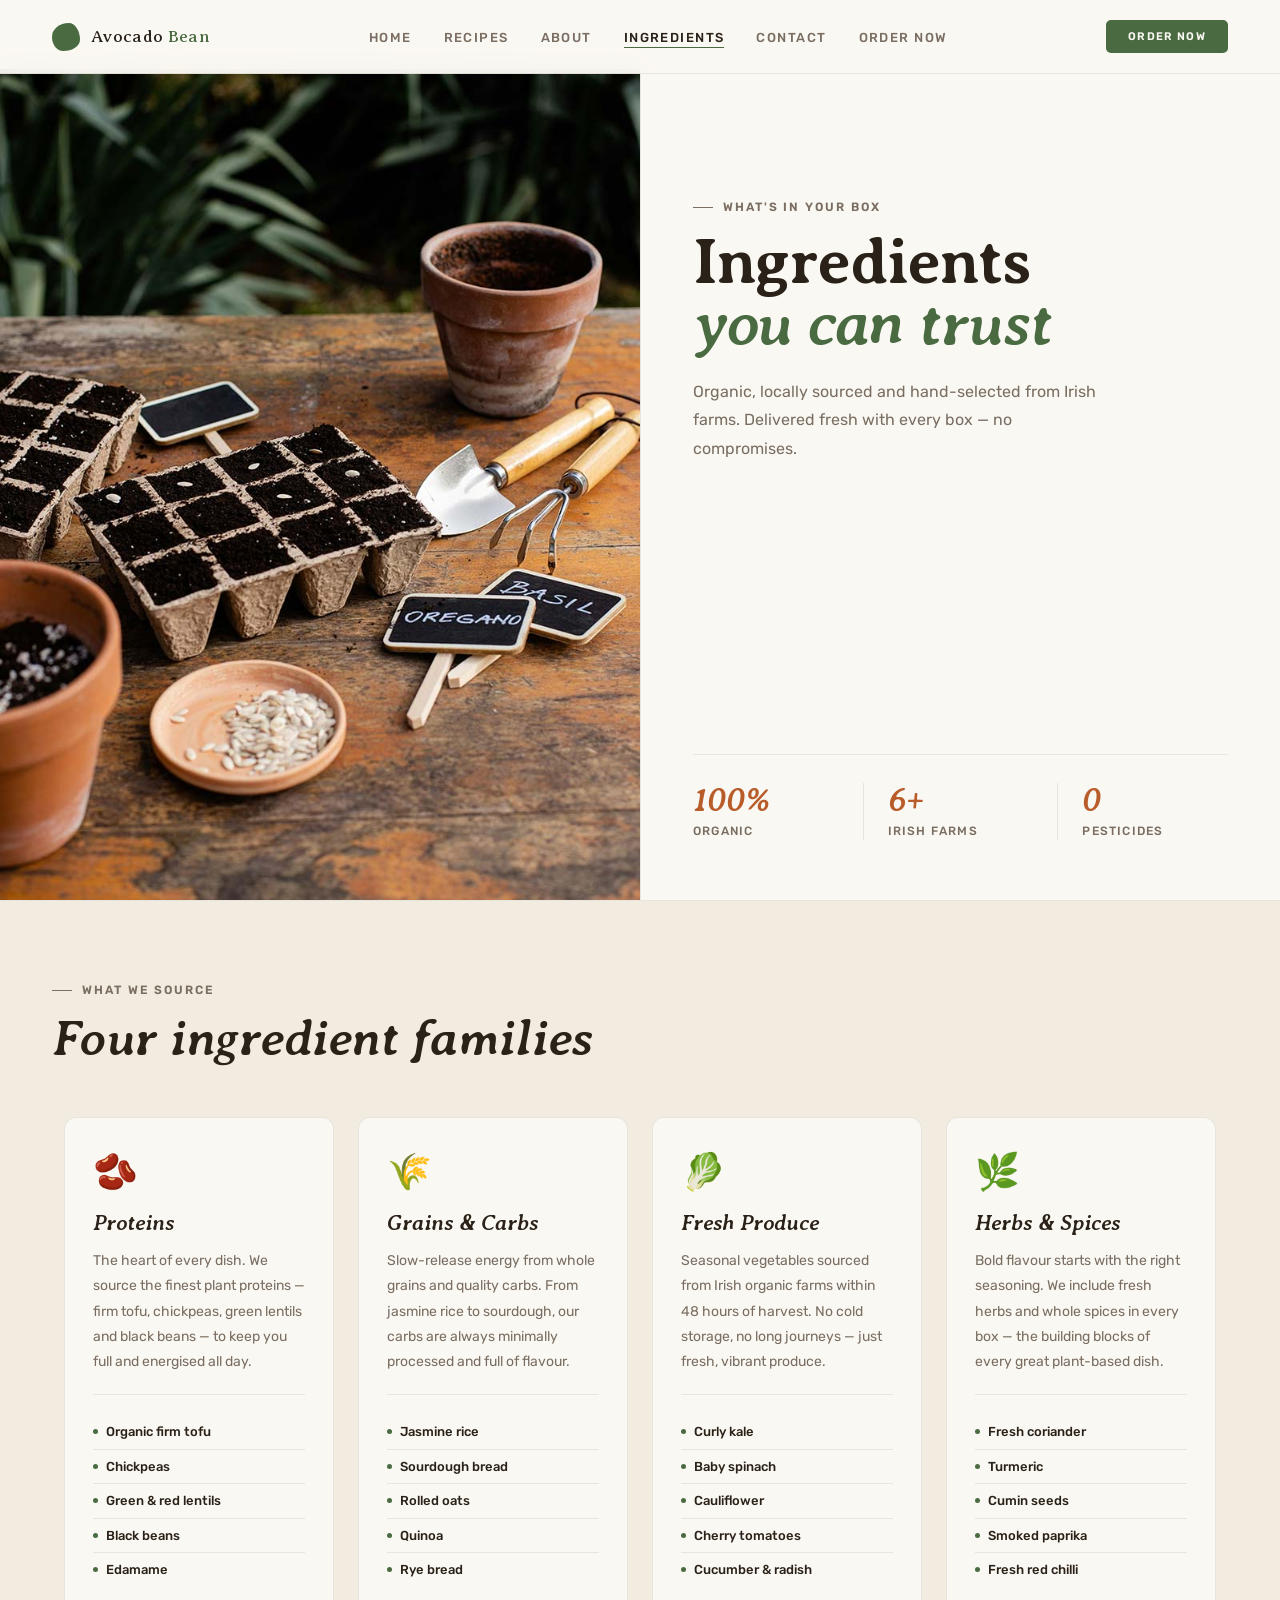
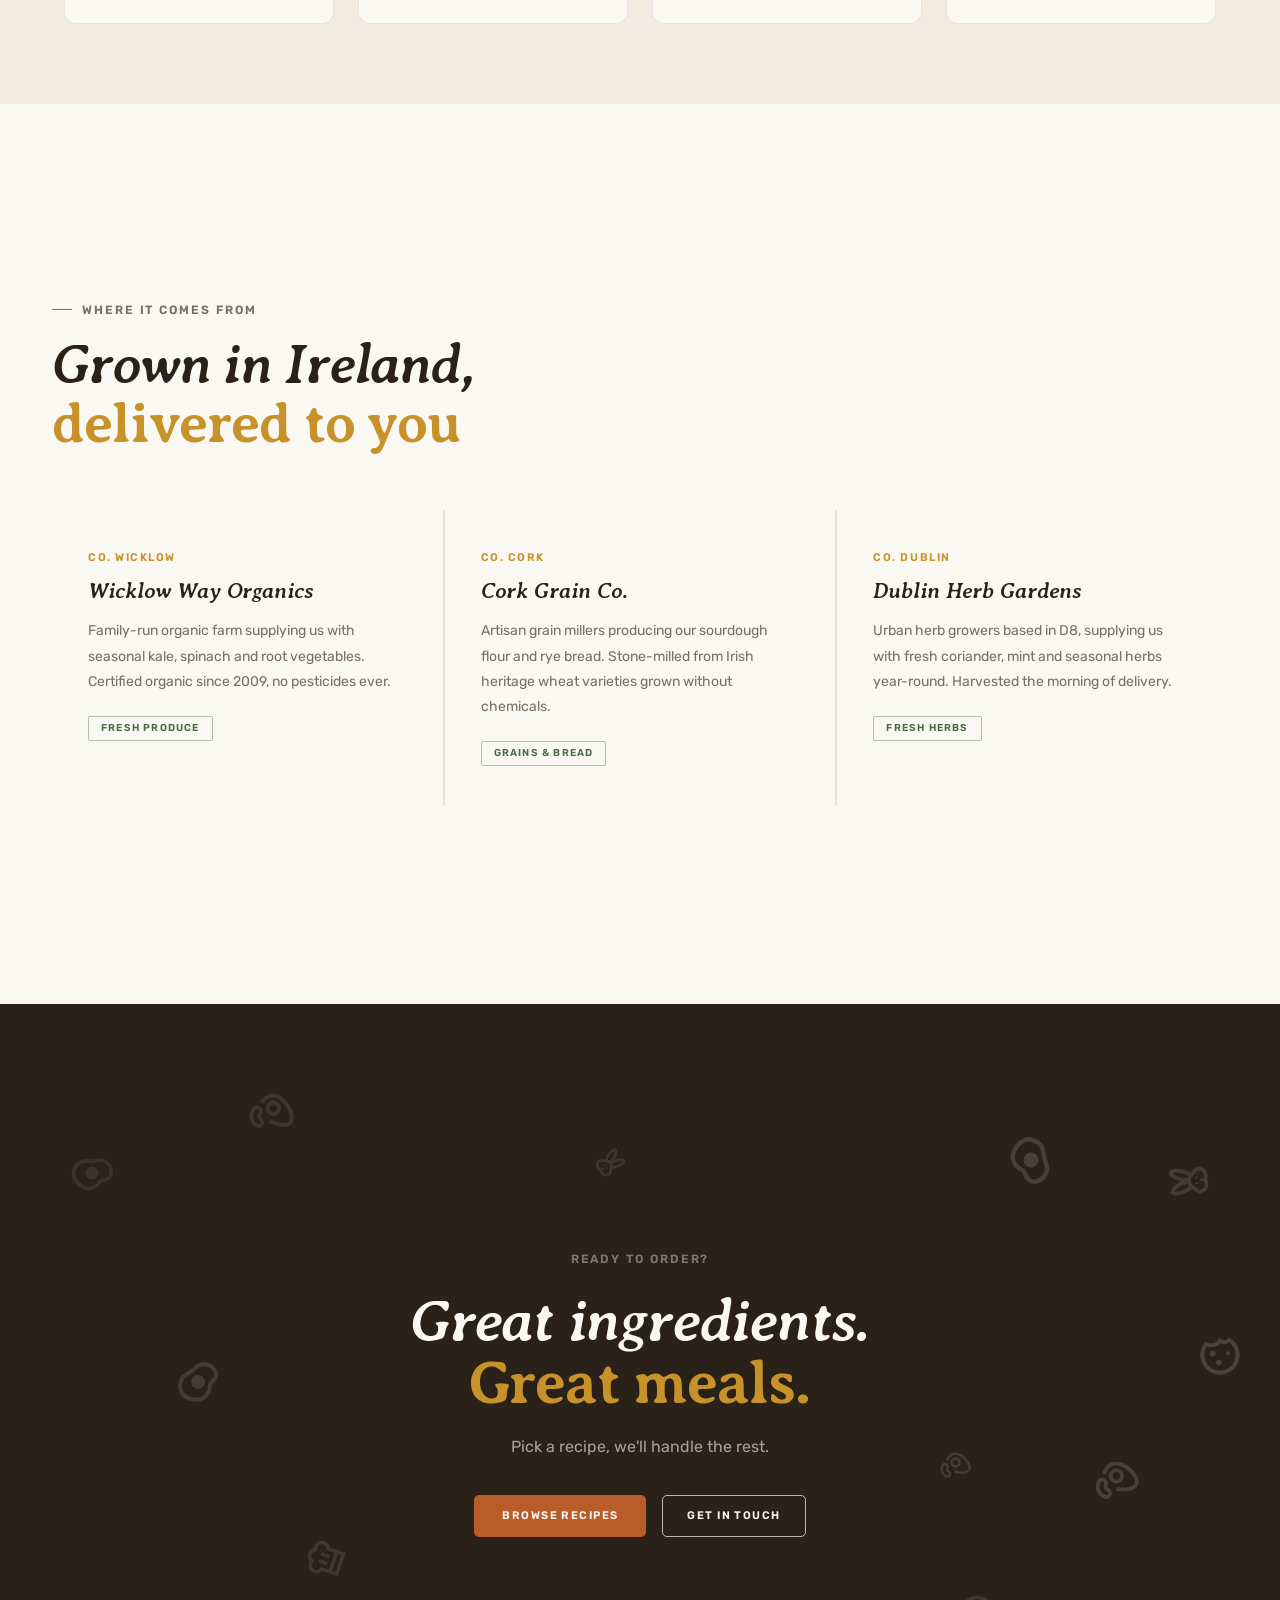
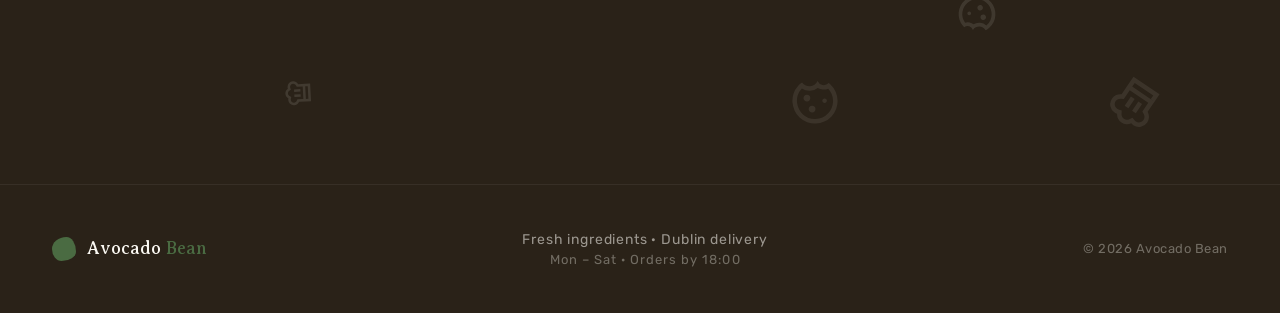
<file: pages/ingredients.html>
<!DOCTYPE html>
<html lang="en">

<head>
    <meta charset="UTF-8">
    <meta name="viewport" content="width=device-width, initial-scale=1.0">

    <title>Our Ingredients — Avocado Bean</title>
    <meta name="description"
        content="Discover the organic, locally sourced ingredients we use in our plant-based recipes. Tell us your dietary preferences and we'll find the perfect box for you.">
    <meta name="keywords"
        content="vegan ingredients Dublin, organic produce, plant-based delivery, dietary preferences">
    <meta name="author" content="Avocado Bean">

    <meta property="og:title" content="Our Ingredients — Avocado Bean">
    <meta property="og:description" content="Organic, locally sourced plant-based ingredients delivered to your door.">
    <meta property="og:image" content="../images/ui/og-image.jpg">
    <meta property="og:type" content="website">

    <link rel="preconnect" href="https://fonts.googleapis.com">
    <link rel="preconnect" href="https://fonts.gstatic.com" crossorigin>
    <link
        href="https://fonts.googleapis.com/css2?family=Averia+Serif+Libre:ital,wght@0,300;0,400;0,700;1,300;1,400;1,700&family=Rubik:ital,wght@0,300..900;1,300..900&display=swap"
        rel="stylesheet" media="print" onload="this.media='all'">

    <link href="https://cdn.jsdelivr.net/npm/bootstrap@5.3.3/dist/css/bootstrap.min.css" rel="stylesheet">
    <link rel="stylesheet" href="../css/style.css">
    <link rel="stylesheet" href="../css/ingredients.css">

    <link rel="icon" href="../images/ui/logo.svg" type="image/svg+xml">
</head>

<body class="ingredients-page">

    <!-- Navigation bar
         Fixed top nav, shrinks on scroll, hamburger on mobile. -->
    <nav class="top-nav" id="main-nav">
        <a href="../index.html" class="site-logo" aria-label="Avocado Bean — go to homepage">
            <div class="logo-icon" aria-hidden="true"></div>
            <span class="logo-text">Avocado <span>Bean</span></span>
        </a>
        <ul class="nav-menu">
            <li><a href="../index.html">Home</a></li>
            <li><a href="recipes.html">Recipes</a></li>
            <li><a href="about.html">About</a></li>
            <li><a href="ingredients.html" class="current-page">Ingredients</a></li>
            <li><a href="contact.html">Contact</a></li>
        </ul>
        <a href="order.html" class="nav-cta-wrapper nav-cta-button">Order Now</a>

        <!-- Hamburger (mobile only) -->
        <button class="nav-hamburger" id="nav-hamburger" aria-label="Toggle navigation" aria-expanded="false">
            <span></span>
            <span></span>
            <span></span>
        </button>
    </nav>


    <!-- Page header
         Two-column hero with photo on the left, text on the right. -->
    <header class="ingredients-header">
        <div class="ingredients-hero-wrapper">

            <!-- Full-bleed photo column -->
            <div class="ingredients-hero-photo" aria-hidden="true"></div>

            <!-- Text content column -->
            <div class="ingredients-hero-content">
                <div>
                    <p class="section-label reveal">What's in your box</p>
                    <h1 class="ingredients-page-title reveal reveal-delay-1">
                        Ingredients<br>
                        <em>you can trust</em>
                    </h1>
                    <p class="ingredients-page-description reveal reveal-delay-2">
                        Organic, locally sourced and hand-selected from Irish farms.
                        Delivered fresh with every box — no compromises.
                    </p>
                </div>

                <!-- Stats row -->
                <div class="hero-stats-row reveal reveal-delay-3">
                    <div class="stat-item">
                        <span class="stat-number">100%</span>
                        <span class="stat-label">Organic</span>
                    </div>
                    <div class="stat-item">
                        <span class="stat-number">6+</span>
                        <span class="stat-label">Irish farms</span>
                    </div>
                    <div class="stat-item">
                        <span class="stat-number">0</span>
                        <span class="stat-label">Pesticides</span>
                    </div>
                </div>
            </div>

        </div>
    </header>


    <!-- Ingredient categories
         Bootstrap grid showing the four ingredient families. -->
    <section class="categories-section" aria-label="Ingredient categories">
        <div class="categories-inner">

            <div class="categories-header reveal">
                <p class="section-label">What we source</p>
                <h2 class="section-heading">Four ingredient families</h2>
            </div>

            <!-- Bootstrap grid: 4 col desktop, 2 tablet, 1 mobile -->
            <div class="row g-4">


                <div class="col-12 col-sm-6 col-lg-3">
                    <div class="ingredient-card reveal reveal-delay-1">
                        <div class="ingredient-card-icon">🫘</div>
                        <h3 class="ingredient-card-title">Proteins</h3>
                        <p class="ingredient-card-description">
                            The heart of every dish. We source the finest plant proteins —
                            firm tofu, chickpeas, green lentils and black beans — to keep
                            you full and energised all day.
                        </p>
                        <ul class="ingredient-card-list">
                            <li>Organic firm tofu</li>
                            <li>Chickpeas</li>
                            <li>Green & red lentils</li>
                            <li>Black beans</li>
                            <li>Edamame</li>
                        </ul>
                    </div>
                </div>


                <div class="col-12 col-sm-6 col-lg-3">
                    <div class="ingredient-card reveal reveal-delay-2">
                        <div class="ingredient-card-icon">🌾</div>
                        <h3 class="ingredient-card-title">Grains & Carbs</h3>
                        <p class="ingredient-card-description">
                            Slow-release energy from whole grains and quality carbs.
                            From jasmine rice to sourdough, our carbs are always
                            minimally processed and full of flavour.
                        </p>
                        <ul class="ingredient-card-list">
                            <li>Jasmine rice</li>
                            <li>Sourdough bread</li>
                            <li>Rolled oats</li>
                            <li>Quinoa</li>
                            <li>Rye bread</li>
                        </ul>
                    </div>
                </div>


                <div class="col-12 col-sm-6 col-lg-3">
                    <div class="ingredient-card reveal reveal-delay-3">
                        <div class="ingredient-card-icon">🥬</div>
                        <h3 class="ingredient-card-title">Fresh Produce</h3>
                        <p class="ingredient-card-description">
                            Seasonal vegetables sourced from Irish organic farms within
                            48 hours of harvest. No cold storage, no long journeys —
                            just fresh, vibrant produce.
                        </p>
                        <ul class="ingredient-card-list">
                            <li>Curly kale</li>
                            <li>Baby spinach</li>
                            <li>Cauliflower</li>
                            <li>Cherry tomatoes</li>
                            <li>Cucumber & radish</li>
                        </ul>
                    </div>
                </div>


                <div class="col-12 col-sm-6 col-lg-3">
                    <div class="ingredient-card reveal reveal-delay-4">
                        <div class="ingredient-card-icon">🌿</div>
                        <h3 class="ingredient-card-title">Herbs & Spices</h3>
                        <p class="ingredient-card-description">
                            Bold flavour starts with the right seasoning. We include
                            fresh herbs and whole spices in every box — the building
                            blocks of every great plant-based dish.
                        </p>
                        <ul class="ingredient-card-list">
                            <li>Fresh coriander</li>
                            <li>Turmeric</li>
                            <li>Cumin seeds</li>
                            <li>Smoked paprika</li>
                            <li>Fresh red chilli</li>
                        </ul>
                    </div>
                </div>

            </div>
        </div>
    </section>


    <!-- Suppliers section
         Three Irish supplier cards on a white background. -->
    <section class="suppliers-section" aria-label="Our suppliers">
        <div class="suppliers-inner">

            <div class="suppliers-header reveal">
                <p class="suppliers-label">Where it comes from</p>
                <h2 class="suppliers-heading">
                    Grown in Ireland,<br>
                    <em>delivered to you</em>
                </h2>
            </div>

            <div class="suppliers-grid">

                <div class="supplier-card reveal reveal-delay-1">
                    <div class="supplier-location">Co. Wicklow</div>
                    <h3 class="supplier-name">Wicklow Way Organics</h3>
                    <p class="supplier-text">
                        Family-run organic farm supplying us with seasonal kale, spinach
                        and root vegetables. Certified organic since 2009, no pesticides ever.
                    </p>
                    <div class="supplier-tag">Fresh produce</div>
                </div>

                <div class="supplier-card reveal reveal-delay-2">
                    <div class="supplier-location">Co. Cork</div>
                    <h3 class="supplier-name">Cork Grain Co.</h3>
                    <p class="supplier-text">
                        Artisan grain millers producing our sourdough flour and rye bread.
                        Stone-milled from Irish heritage wheat varieties grown without chemicals.
                    </p>
                    <div class="supplier-tag">Grains & bread</div>
                </div>

                <div class="supplier-card reveal reveal-delay-3">
                    <div class="supplier-location">Co. Dublin</div>
                    <h3 class="supplier-name">Dublin Herb Gardens</h3>
                    <p class="supplier-text">
                        Urban herb growers based in D8, supplying us with fresh coriander,
                        mint and seasonal herbs year-round. Harvested the morning of delivery.
                    </p>
                    <div class="supplier-tag">Fresh herbs</div>
                </div>

            </div>
        </div>
    </section>



    <!-- CTA section 
         Dark closing section with links to recipes and contact. -->
    <section class="ingredients-cta-section" aria-label="Get started">
        <div class="ingredients-cta-inner">
            <p class="ingredients-cta-label reveal">Ready to order?</p>
            <h2 class="ingredients-cta-heading reveal reveal-delay-1">
                Great ingredients.<br>
                <em>Great meals.</em>
            </h2>
            <p class="ingredients-cta-description reveal reveal-delay-2">
                Pick a recipe, we'll handle the rest.
            </p>
            <div class="ingredients-cta-buttons reveal reveal-delay-3">
                <a href="recipes.html" class="main-button">Browse recipes</a>
                <a href="contact.html" class="outline-button">Get in touch</a>
            </div>
        </div>
    </section>


    <!-- Footer -->
    <footer class="site-footer">
        <div class="footer-logo-wrap">
            <div class="footer-logo-icon" aria-hidden="true"></div>
            <span class="footer-logo-text">Avocado <span>Bean</span></span>
        </div>
        <div class="footer-middle">
            <p class="footer-address">Fresh ingredients · Dublin delivery</p>
            <p class="footer-hours">Mon – Sat · Orders by 18:00</p>
        </div>
        <div class="footer-right">
            <p class="footer-copyright">© 2026 Avocado Bean</p>
        </div>
    </footer>


    <script src="https://cdn.jsdelivr.net/npm/bootstrap@5.3.3/dist/js/bootstrap.bundle.min.js"></script>

    <script src="../js/main.js"></script>

</body>

</html>
</file>
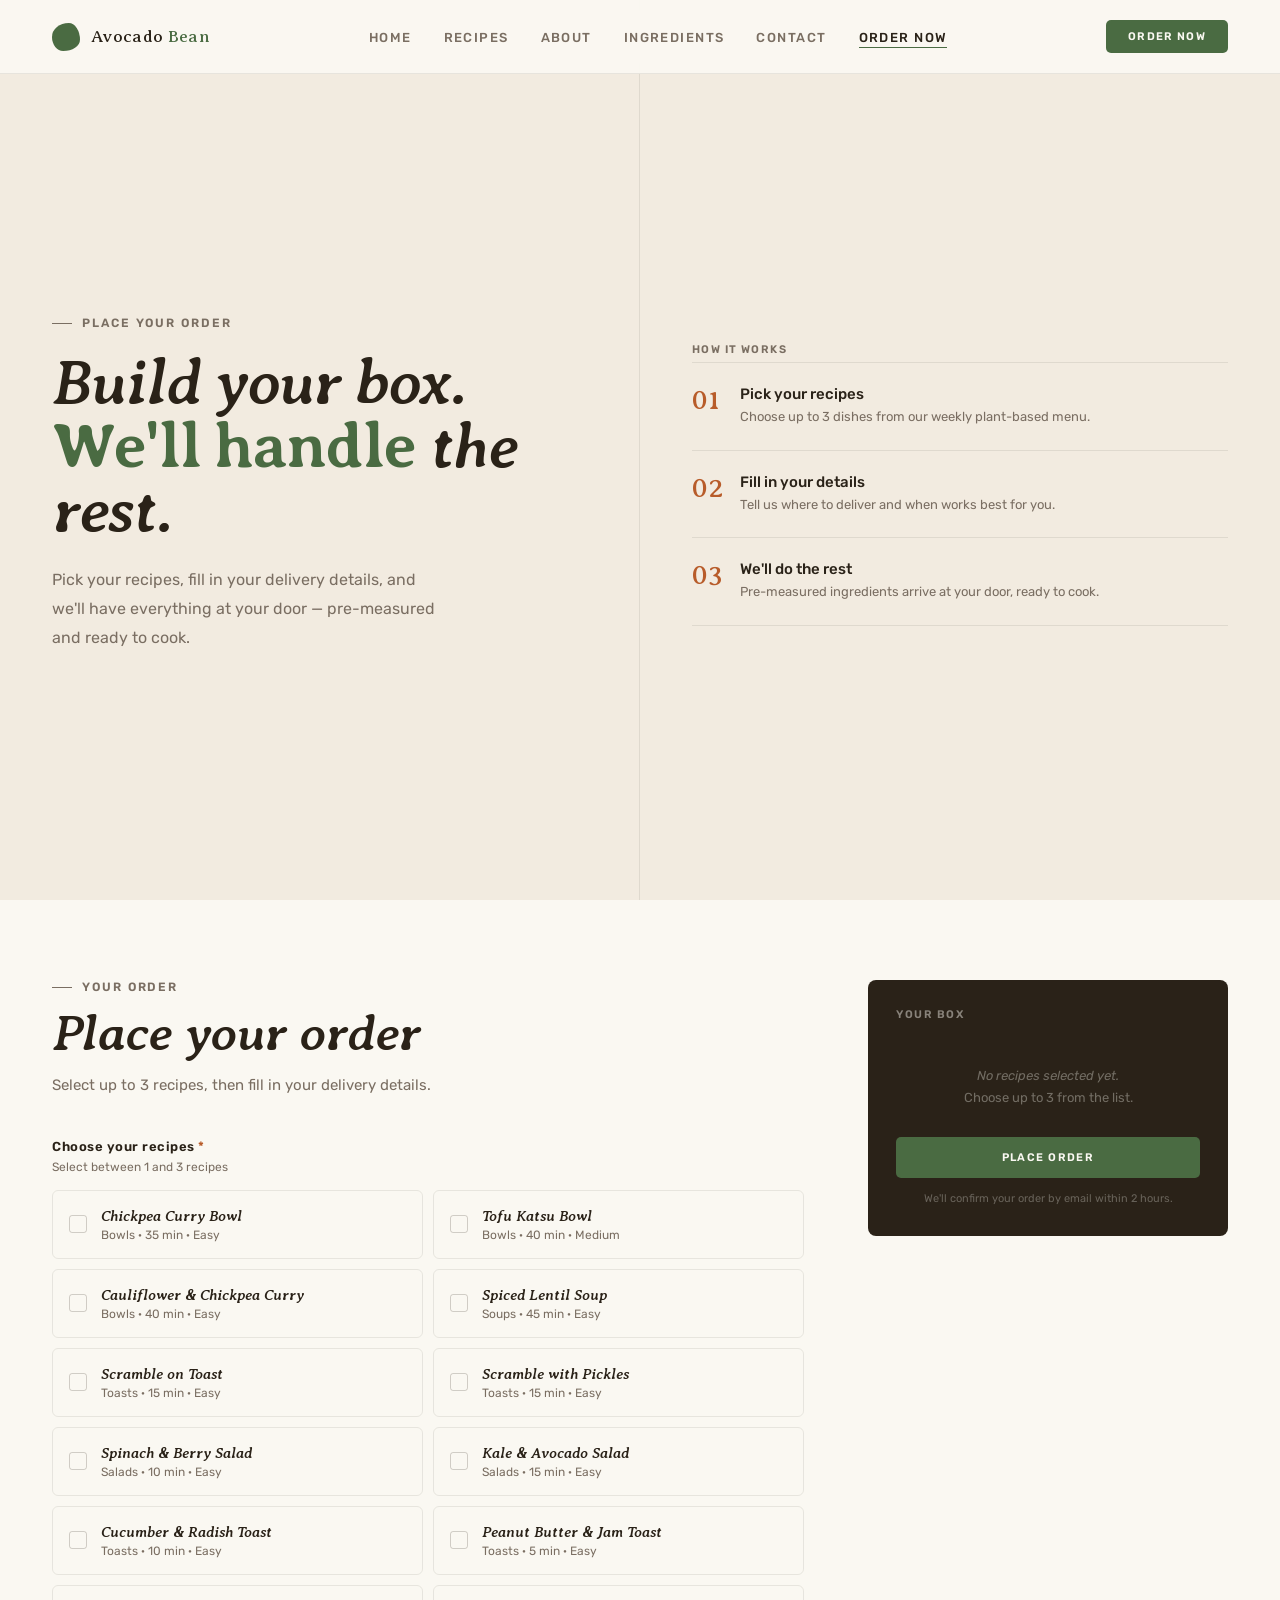
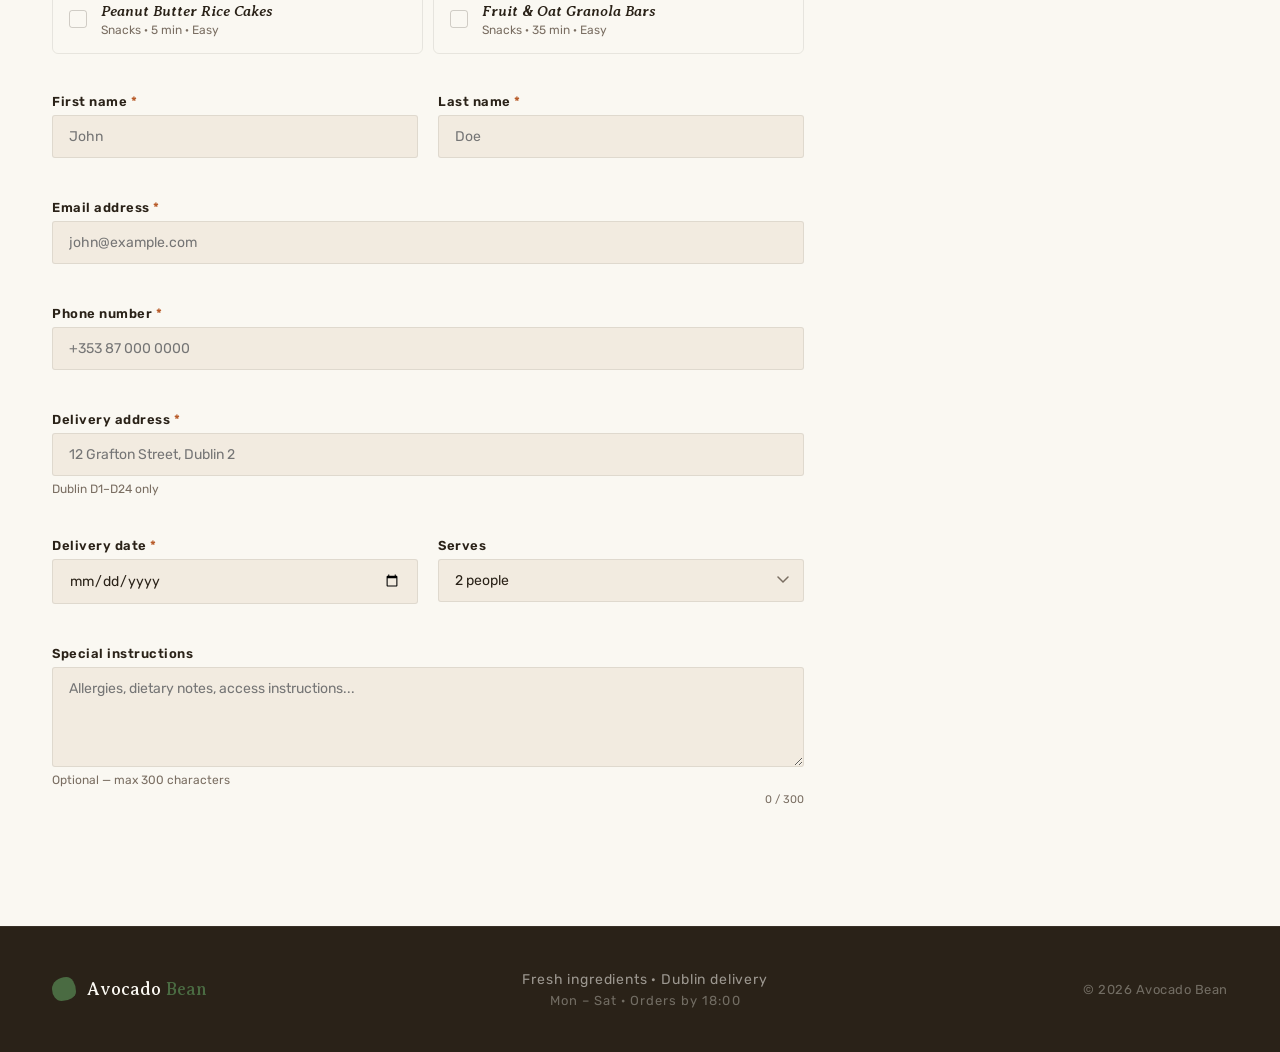
<file: pages/order.html>
<!DOCTYPE html>
<html lang="en">

<head>
    <meta charset="UTF-8">
    <meta name="viewport" content="width=device-width, initial-scale=1.0">

    <title>Order Now — Avocado Bean</title>
    <meta name="description"
        content="Place your order with Avocado Bean — pick your recipes and we'll deliver fresh plant-based ingredients to your door in Dublin.">
    <meta name="keywords" content="order vegan ingredients Dublin, plant-based delivery order, Avocado Bean order">
    <meta name="author" content="Avocado Bean">

    <meta property="og:title" content="Order Now — Avocado Bean">
    <meta property="og:description"
        content="Pick your recipes, fill in your delivery details, and we'll deliver everything you need.">
    <meta property="og:image" content="../images/ui/og-image.jpg">
    <meta property="og:type" content="website">

    <link rel="preconnect" href="https://fonts.googleapis.com">
    <link rel="preconnect" href="https://fonts.gstatic.com" crossorigin>
    <link
        href="https://fonts.googleapis.com/css2?family=Averia+Serif+Libre:ital,wght@0,300;0,400;0,700;1,300;1,400;1,700&family=Rubik:ital,wght@0,300..900;1,300..900&display=swap"
        rel="stylesheet" media="print" onload="this.media='all'">

    <link rel="stylesheet" href="../css/style.css">
    <link rel="stylesheet" href="../css/order.css">
    <link rel="icon" href="../images/ui/logo.svg" type="image/svg+xml">
</head>

<body class="order-page">

    <!-- Navigation bar
         Fixed top nav, shrinks on scroll, hamburger on mobile. -->
    <nav class="top-nav" id="main-nav">
        <a href="../index.html" class="site-logo" aria-label="Avocado Bean — go to homepage">
            <div class="logo-icon" aria-hidden="true"></div>
            <span class="logo-text">Avocado <span>Bean</span></span>
        </a>
        <ul class="nav-menu">
            <li><a href="../index.html">Home</a></li>
            <li><a href="recipes.html">Recipes</a></li>
            <li><a href="about.html">About</a></li>
            <li><a href="ingredients.html">Ingredients</a></li>
            <li><a href="contact.html">Contact</a></li>
        </ul>
        <a href="order.html" class="nav-cta-wrapper nav-cta-button current-page">Order Now</a>
        <button class="nav-hamburger" id="nav-hamburger" aria-label="Toggle navigation" aria-expanded="false">
            <span></span>
            <span></span>
            <span></span>
        </button>
    </nav>


    <!-- Hero section
         Two-column layout with intro text and delivery info. -->
    <section class="order-hero" aria-label="Order now">
        <div class="order-hero-content">
            <p class="order-hero-label reveal">Place your order</p>
            <h1 class="order-hero-heading reveal reveal-delay-1">
                Build your box.<br>
                <em>We'll handle</em> the rest.
            </h1>
            <p class="order-hero-description reveal reveal-delay-2">
                Pick your recipes, fill in your delivery details,
                and we'll have everything at your door — pre-measured and ready to cook.
            </p>
        </div>
        <div class="order-hero-info reveal reveal-delay-2">
            <p class="order-info-label">How it works</p>
            <div class="order-info-item order-how-step">
                <span class="order-how-num">01</span>
                <div>
                    <p class="order-how-title">Pick your recipes</p>
                    <p class="order-how-desc">Choose up to 3 dishes from our weekly plant-based menu.</p>
                </div>
            </div>
            <div class="order-info-item order-how-step">
                <span class="order-how-num">02</span>
                <div>
                    <p class="order-how-title">Fill in your details</p>
                    <p class="order-how-desc">Tell us where to deliver and when works best for you.</p>
                </div>
            </div>
            <div class="order-info-item order-how-step">
                <span class="order-how-num">03</span>
                <div>
                    <p class="order-how-title">We'll do the rest</p>
                    <p class="order-how-desc">Pre-measured ingredients arrive at your door, ready to cook.</p>
                </div>
            </div>
        </div>
    </section>


    <!-- Order section
         Recipe picker, delivery form and sticky order sidebar. -->
    <section class="order-section" aria-label="Place your order">
        <div class="order-inner">

            <!-- LEFT — recipe picker + form -->
            <div class="order-form-col">

                <div class="order-form-header reveal">
                    <p class="section-label">Your order</p>
                    <h2 class="section-heading">Place your order</h2>
                    <p class="order-form-description">Select up to 3 recipes, then fill in your delivery details.</p>
                </div>

                <!-- Recipe picker -->
                <div class="recipe-picker reveal">
                    <p class="recipe-picker-label">Choose your recipes <span class="order-required">*</span></p>
                    <p class="recipe-picker-hint" id="recipe-picker-hint">Select between 1 and 3 recipes</p>
                    <div class="recipe-picker-grid" id="recipe-picker-grid">

                        <div class="order-recipe-card" data-recipe-id="chickpea-curry"
                            data-recipe-name="Chickpea Curry Bowl" tabindex="0" role="checkbox" aria-checked="false">
                            <div class="order-recipe-check" aria-hidden="true"></div>
                            <div class="order-recipe-info">
                                <p class="order-recipe-name">Chickpea Curry Bowl</p>
                                <p class="order-recipe-meta">Bowls &middot; 35 min &middot; Easy</p>
                            </div>
                        </div>

                        <div class="order-recipe-card" data-recipe-id="tofu-katsu" data-recipe-name="Tofu Katsu Bowl"
                            tabindex="0" role="checkbox" aria-checked="false">
                            <div class="order-recipe-check" aria-hidden="true"></div>
                            <div class="order-recipe-info">
                                <p class="order-recipe-name">Tofu Katsu Bowl</p>
                                <p class="order-recipe-meta">Bowls &middot; 40 min &middot; Medium</p>
                            </div>
                        </div>

                        <div class="order-recipe-card" data-recipe-id="cauliflower-curry"
                            data-recipe-name="Cauliflower &amp; Chickpea Curry" tabindex="0" role="checkbox"
                            aria-checked="false">
                            <div class="order-recipe-check" aria-hidden="true"></div>
                            <div class="order-recipe-info">
                                <p class="order-recipe-name">Cauliflower &amp; Chickpea Curry</p>
                                <p class="order-recipe-meta">Bowls &middot; 40 min &middot; Easy</p>
                            </div>
                        </div>

                        <div class="order-recipe-card" data-recipe-id="spiced-lentil-soup"
                            data-recipe-name="Spiced Lentil Soup" tabindex="0" role="checkbox" aria-checked="false">
                            <div class="order-recipe-check" aria-hidden="true"></div>
                            <div class="order-recipe-info">
                                <p class="order-recipe-name">Spiced Lentil Soup</p>
                                <p class="order-recipe-meta">Soups &middot; 45 min &middot; Easy</p>
                            </div>
                        </div>

                        <div class="order-recipe-card" data-recipe-id="scramble-on-toast"
                            data-recipe-name="Scramble on Toast" tabindex="0" role="checkbox" aria-checked="false">
                            <div class="order-recipe-check" aria-hidden="true"></div>
                            <div class="order-recipe-info">
                                <p class="order-recipe-name">Scramble on Toast</p>
                                <p class="order-recipe-meta">Toasts &middot; 15 min &middot; Easy</p>
                            </div>
                        </div>

                        <div class="order-recipe-card" data-recipe-id="scramble-pickles"
                            data-recipe-name="Scramble with Pickles" tabindex="0" role="checkbox" aria-checked="false">
                            <div class="order-recipe-check" aria-hidden="true"></div>
                            <div class="order-recipe-info">
                                <p class="order-recipe-name">Scramble with Pickles</p>
                                <p class="order-recipe-meta">Toasts &middot; 15 min &middot; Easy</p>
                            </div>
                        </div>

                        <div class="order-recipe-card" data-recipe-id="spinach-berry-salad"
                            data-recipe-name="Spinach &amp; Berry Salad" tabindex="0" role="checkbox"
                            aria-checked="false">
                            <div class="order-recipe-check" aria-hidden="true"></div>
                            <div class="order-recipe-info">
                                <p class="order-recipe-name">Spinach &amp; Berry Salad</p>
                                <p class="order-recipe-meta">Salads &middot; 10 min &middot; Easy</p>
                            </div>
                        </div>

                        <div class="order-recipe-card" data-recipe-id="kale-avocado-salad"
                            data-recipe-name="Kale &amp; Avocado Salad" tabindex="0" role="checkbox"
                            aria-checked="false">
                            <div class="order-recipe-check" aria-hidden="true"></div>
                            <div class="order-recipe-info">
                                <p class="order-recipe-name">Kale &amp; Avocado Salad</p>
                                <p class="order-recipe-meta">Salads &middot; 15 min &middot; Easy</p>
                            </div>
                        </div>

                        <div class="order-recipe-card" data-recipe-id="cucumber-radish-toast"
                            data-recipe-name="Cucumber &amp; Radish Toast" tabindex="0" role="checkbox"
                            aria-checked="false">
                            <div class="order-recipe-check" aria-hidden="true"></div>
                            <div class="order-recipe-info">
                                <p class="order-recipe-name">Cucumber &amp; Radish Toast</p>
                                <p class="order-recipe-meta">Toasts &middot; 10 min &middot; Easy</p>
                            </div>
                        </div>

                        <div class="order-recipe-card" data-recipe-id="peanut-butter-jam-toast"
                            data-recipe-name="Peanut Butter &amp; Jam Toast" tabindex="0" role="checkbox"
                            aria-checked="false">
                            <div class="order-recipe-check" aria-hidden="true"></div>
                            <div class="order-recipe-info">
                                <p class="order-recipe-name">Peanut Butter &amp; Jam Toast</p>
                                <p class="order-recipe-meta">Toasts &middot; 5 min &middot; Easy</p>
                            </div>
                        </div>

                        <div class="order-recipe-card" data-recipe-id="peanut-butter-rice-cakes"
                            data-recipe-name="Peanut Butter Rice Cakes" tabindex="0" role="checkbox"
                            aria-checked="false">
                            <div class="order-recipe-check" aria-hidden="true"></div>
                            <div class="order-recipe-info">
                                <p class="order-recipe-name">Peanut Butter Rice Cakes</p>
                                <p class="order-recipe-meta">Snacks &middot; 5 min &middot; Easy</p>
                            </div>
                        </div>

                        <div class="order-recipe-card" data-recipe-id="granola-bars"
                            data-recipe-name="Fruit &amp; Oat Granola Bars" tabindex="0" role="checkbox"
                            aria-checked="false">
                            <div class="order-recipe-check" aria-hidden="true"></div>
                            <div class="order-recipe-info">
                                <p class="order-recipe-name">Fruit &amp; Oat Granola Bars</p>
                                <p class="order-recipe-meta">Snacks &middot; 35 min &middot; Easy</p>
                            </div>
                        </div>

                    </div>
                </div>

                <!-- Delivery details form -->
                <form class="order-form reveal" id="order-form" novalidate>

                    <div class="order-form-row">
                        <div class="order-form-group">
                            <label class="order-form-label" for="order-first-name">
                                First name <span class="order-required">*</span>
                            </label>
                            <input class="order-form-input" type="text" id="order-first-name" name="firstName"
                                placeholder="John" autocomplete="given-name" required>
                            <p class="order-form-error" id="error-first-name" aria-live="polite"></p>
                        </div>
                        <div class="order-form-group">
                            <label class="order-form-label" for="order-last-name">
                                Last name <span class="order-required">*</span>
                            </label>
                            <input class="order-form-input" type="text" id="order-last-name" name="lastName"
                                placeholder="Doe" autocomplete="family-name" required>
                            <p class="order-form-error" id="error-last-name" aria-live="polite"></p>
                        </div>
                    </div>

                    <div class="order-form-group">
                        <label class="order-form-label" for="order-email">
                            Email address <span class="order-required">*</span>
                        </label>
                        <input class="order-form-input" type="email" id="order-email" name="email"
                            placeholder="john@example.com" autocomplete="email" required>
                        <p class="order-form-error" id="error-email" aria-live="polite"></p>
                    </div>

                    <div class="order-form-group">
                        <label class="order-form-label" for="order-phone">
                            Phone number <span class="order-required">*</span>
                        </label>
                        <input class="order-form-input" type="tel" id="order-phone" name="phone"
                            placeholder="+353 87 000 0000" autocomplete="tel" required>
                        <p class="order-form-error" id="error-phone" aria-live="polite"></p>
                    </div>

                    <div class="order-form-group">
                        <label class="order-form-label" for="order-address">
                            Delivery address <span class="order-required">*</span>
                        </label>
                        <input class="order-form-input" type="text" id="order-address" name="address"
                            placeholder="12 Grafton Street, Dublin 2" autocomplete="address-line1" required>
                        <p class="order-form-hint">Dublin D1–D24 only</p>
                        <p class="order-form-error" id="error-address" aria-live="polite"></p>
                    </div>

                    <div class="order-form-row">
                        <div class="order-form-group">
                            <label class="order-form-label" for="order-date">
                                Delivery date <span class="order-required">*</span>
                            </label>
                            <input class="order-form-input" type="date" id="order-date" name="deliveryDate" required>
                            <p class="order-form-error" id="error-date" aria-live="polite"></p>
                        </div>
                        <div class="order-form-group">
                            <label class="order-form-label" for="order-serves">Serves</label>
                            <select class="order-form-input order-form-select" id="order-serves" name="serves">
                                <option value="1">1 person</option>
                                <option value="2" selected>2 people</option>
                                <option value="3">3 people</option>
                                <option value="4">4 people</option>
                            </select>
                        </div>
                    </div>

                    <div class="order-form-group">
                        <label class="order-form-label" for="order-notes">Special instructions</label>
                        <textarea class="order-form-input order-form-textarea" id="order-notes" name="notes"
                            placeholder="Allergies, dietary notes, access instructions..."></textarea>
                        <p class="order-form-hint">Optional — max 300 characters</p>
                        <p class="order-form-char-count" id="notes-char-count">0 / 300</p>
                    </div>

                    <p class="order-form-error order-form-error--global" id="error-recipes" aria-live="polite"></p>

                </form>

            </div>

            <!-- Order sidebar -->
            <div class="order-sidebar-col">
                <div class="order-sidebar" id="order-sidebar">
                    <p class="order-sidebar-title">Your box</p>

                    <div class="order-sidebar-empty" id="sidebar-empty">
                        <p>No recipes selected yet.</p>
                        <p>Choose up to 3 from the list.</p>
                    </div>

                    <ul class="order-sidebar-list" id="sidebar-list" aria-label="Selected recipes"></ul>

                    <div class="order-sidebar-summary" id="sidebar-summary" aria-live="polite">
                        <span class="order-sidebar-count" id="sidebar-count">0 of 3 recipes</span>
                        <span class="order-sidebar-price" id="sidebar-price">€0.00</span>
                    </div>

                    <button class="order-sidebar-btn" id="order-submit-btn" type="button">
                        Place order
                    </button>

                    <p class="order-sidebar-note">We'll confirm your order by email within 2 hours.</p>
                </div>
            </div>

        </div>

        <!-- Order success state -->
        <div class="order-success" id="order-success" aria-live="polite">
            <div class="order-success-inner">
                <div class="order-success-icon" aria-hidden="true"></div>
                <h2 class="order-success-title">Order received!</h2>
                <p class="order-success-text" id="order-success-text">
                    Thanks, we'll send a confirmation to your email shortly.
                </p>
                <a href="recipes.html" class="main-button">Browse more recipes</a>
            </div>
        </div>

    </section>


    <!-- Footer -->
    <footer class="site-footer">
        <div class="footer-logo-wrap">
            <div class="footer-logo-icon" aria-hidden="true"></div>
            <span class="footer-logo-text">Avocado <span>Bean</span></span>
        </div>
        <div class="footer-middle">
            <p class="footer-address">Fresh ingredients · Dublin delivery</p>
            <p class="footer-hours">Mon – Sat · Orders by 18:00</p>
        </div>
        <div class="footer-right">
            <p class="footer-copyright">© 2026 Avocado Bean</p>
        </div>
    </footer>

    <script src="../js/main.js"></script>

</body>

</html>
</file>
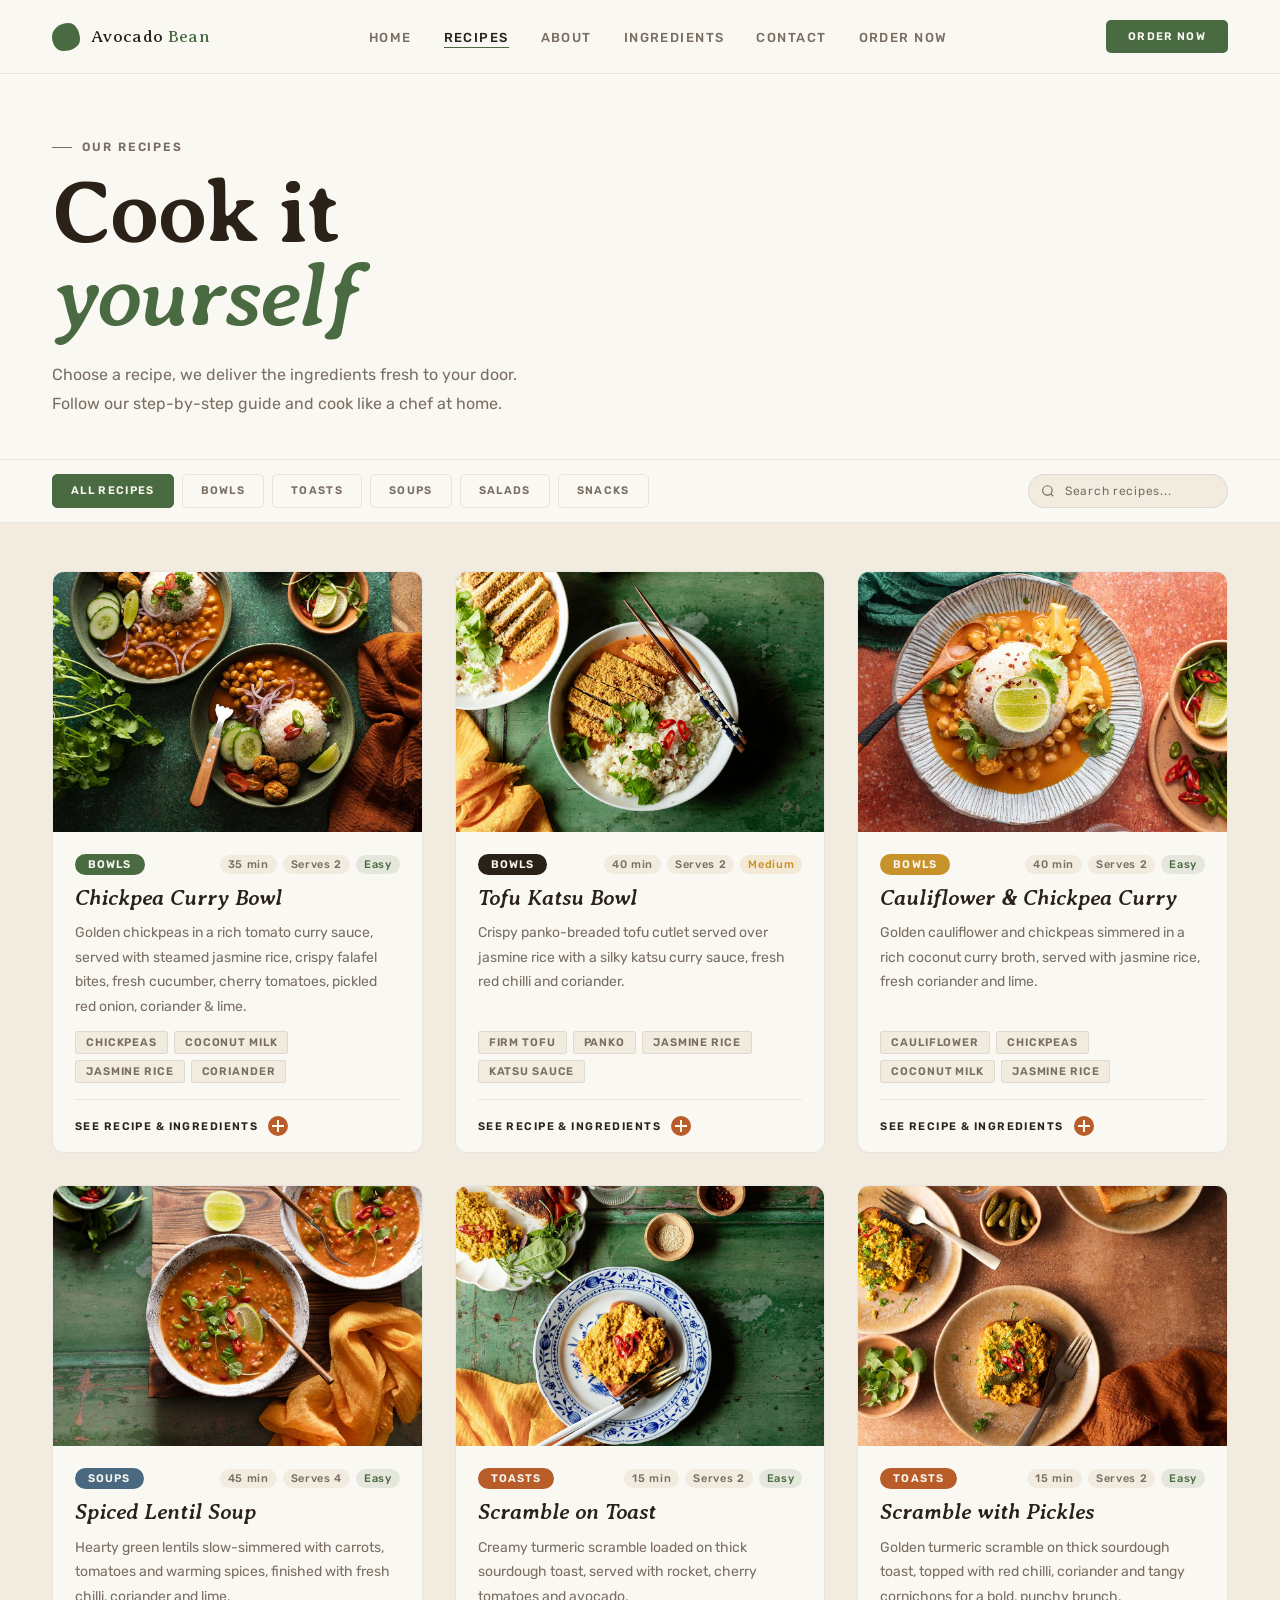
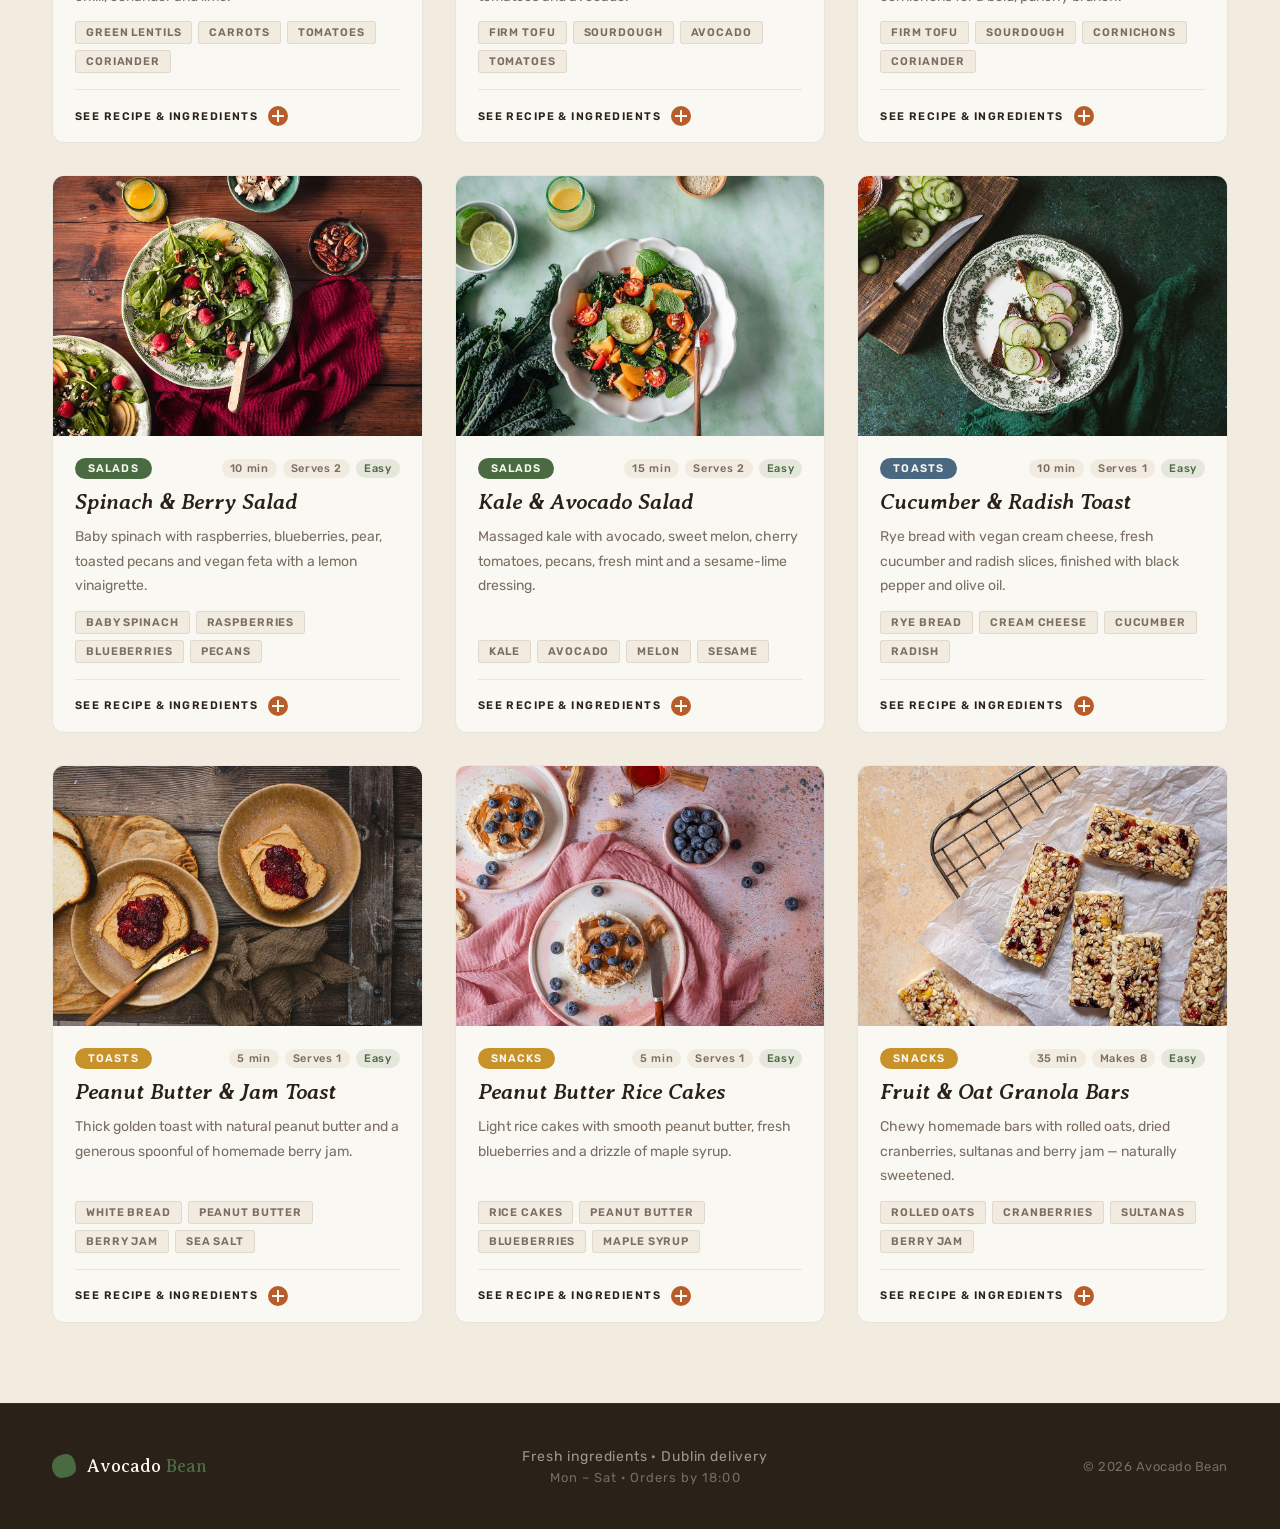
<file: pages/recipes.html>
<!DOCTYPE html>
<html lang="en">

<head>
    <meta charset="UTF-8">
    <meta name="viewport" content="width=device-width, initial-scale=1.0">

    <title>Recipes — Avocado Bean</title>
    <meta name="description"
        content="Browse our plant-based recipes. Click any dish to see the full ingredient list and step-by-step cooking guide.">
    <meta name="keywords" content="vegan recipes Dublin, plant-based cooking, chickpea curry recipe, tofu katsu recipe">
    <meta name="author" content="Avocado Bean">

    <meta property="og:title" content="Recipes — Avocado Bean">
    <meta property="og:description" content="Fresh plant-based recipes with ingredients delivered to your door.">
    <meta property="og:image" content="../images/ui/og-image.jpg">
    <meta property="og:type" content="website">

    <link rel="preconnect" href="https://fonts.googleapis.com">
    <link rel="preconnect" href="https://fonts.gstatic.com" crossorigin>
    <link
        href="https://fonts.googleapis.com/css2?family=Averia+Serif+Libre:ital,wght@0,300;0,400;0,700;1,300;1,400;1,700&family=Rubik:ital,wght@0,300..900;1,300..900&display=swap"
        rel="stylesheet" media="print" onload="this.media='all'">

    <!-- Shared stylesheet — one level up from pages/ -->
    <link rel="stylesheet" href="../css/style.css">
    <link rel="stylesheet" href="../css/recipes.css">

    <link rel="icon" href="../images/ui/logo.svg" type="image/svg+xml">
</head>

<body class="recipes-page">

    <!-- Navigation bar
         Fixed top nav, shrinks on scroll, hamburger on mobile. -->
    <nav class="top-nav" id="main-nav">
        <a href="../index.html" class="site-logo" aria-label="Avocado Bean — go to homepage">
            <div class="logo-icon" aria-hidden="true"></div>
            <span class="logo-text">Avocado <span>Bean</span></span>
        </a>
        <ul class="nav-menu">
            <li><a href="../index.html">Home</a></li>
            <li><a href="recipes.html" class="current-page">Recipes</a></li>
            <li><a href="about.html">About</a></li>
            <li><a href="ingredients.html">Ingredients</a></li>
            <li><a href="contact.html">Contact</a></li>
        </ul>
        <a href="order.html" class="nav-cta-wrapper nav-cta-button">Order Now</a>

        <!-- Hamburger (mobile only) -->
        <button class="nav-hamburger" id="nav-hamburger" aria-label="Toggle navigation" aria-expanded="false">
            <span></span>
            <span></span>
            <span></span>
        </button>
    </nav>


    <!-- Recipe modal
         Hidden by default. JS fills and opens it when a card is clicked. -->
    <div class="recipe-modal" id="recipe-modal" aria-modal="true" role="dialog" aria-label="Recipe detail">


        <div class="modal-overlay" id="modal-overlay"></div>


        <div class="modal-panel" id="modal-panel">


            <button class="modal-close" id="modal-close" aria-label="Close recipe">
                <span></span><span></span>
            </button>


            <div id="modal-content" style="display:contents"></div>

        </div>
    </div>


    <!-- Page header
         Title and description above the recipe grid. -->
    <header class="recipes-header">
        <div class="recipes-header-inner">
            <p class="section-label">Our recipes</p>
            <h1 class="recipes-page-title">Cook it<br><em>yourself</em></h1>
            <p class="recipes-page-description">
                Choose a recipe, we deliver the ingredients fresh to your door.
                Follow our step-by-step guide and cook like a chef at home.
            </p>
        </div>
    </header>


    <!-- Filter bar
         Sticky row of category buttons and search input. -->
    <div class="filter-bar">
        <button class="filter-btn is-active" data-filter="all">All recipes</button>
        <button class="filter-btn" data-filter="bowls">Bowls</button>
        <button class="filter-btn" data-filter="toasts">Toasts</button>
        <button class="filter-btn" data-filter="soups">Soups</button>
        <button class="filter-btn" data-filter="salads">Salads</button>
        <button class="filter-btn" data-filter="snacks">Snacks</button>
        <div class="search-wrapper">
            <input type="search" id="recipe-search" class="recipe-search" placeholder="Search recipes..."
                aria-label="Search recipes">
        </div>
    </div>


    <!-- Recipes grid
         Each card has data-category for filtering and data-recipe for the modal. -->
    <main class="recipes-grid-wrapper">
        <div class="recipes-grid" id="recipes-grid">
            <article class="recipe-card reveal" data-category="bowls" data-recipe="chickpea-curry">
                <div class="recipe-card-photo">
                    <img src="../images/dishes/img-chickpea-curry.jpg"
                        alt="Chickpea curry bowl with coconut sauce, cauliflower and fresh lime" fetchpriority="high">
                </div>
                <div class="recipe-card-body">
                    <div class="recipe-card-meta">
                        <span class="category-pill green-pill">Bowls</span>
                        <div class="recipe-card-badges">
                            <span class="card-badge">35 min</span>
                            <span class="card-badge">Serves 2</span>
                            <span class="card-badge difficulty-easy">Easy</span>
                        </div>
                    </div>
                    <h2 class="recipe-card-title">Chickpea Curry Bowl</h2>
                    <p class="recipe-card-description">
                        Golden chickpeas in a rich tomato curry sauce, served with steamed jasmine rice,
                        crispy falafel bites, fresh cucumber, cherry tomatoes, pickled red onion, coriander &amp; lime.
                    </p>
                    <div class="ingredient-preview">
                        <span class="ingredient-tag">Chickpeas</span>
                        <span class="ingredient-tag">Coconut milk</span>
                        <span class="ingredient-tag">Jasmine rice</span>
                        <span class="ingredient-tag">Coriander</span>
                    </div>
                    <button class="recipe-card-button" data-recipe="chickpea-curry">
                        See recipe &amp; ingredients
                    </button>
                </div>
            </article>
            <article class="recipe-card reveal reveal-delay-1" data-category="bowls" data-recipe="tofu-katsu">
                <div class="recipe-card-photo">
                    <img src="../images/dishes/img-tofu-katsu.jpg"
                        alt="Tofu katsu with crispy breading, jasmine rice and chilli" loading="lazy">
                </div>
                <div class="recipe-card-body">
                    <div class="recipe-card-meta">
                        <span class="category-pill dark-pill">Bowls</span>
                        <div class="recipe-card-badges">
                            <span class="card-badge">40 min</span>
                            <span class="card-badge">Serves 2</span>
                            <span class="card-badge difficulty-medium">Medium</span>
                        </div>
                    </div>
                    <h2 class="recipe-card-title">Tofu Katsu Bowl</h2>
                    <p class="recipe-card-description">
                        Crispy panko-breaded tofu cutlet served over jasmine rice with a silky
                        katsu curry sauce, fresh red chilli and coriander.
                    </p>
                    <div class="ingredient-preview">
                        <span class="ingredient-tag">Firm tofu</span>
                        <span class="ingredient-tag">Panko</span>
                        <span class="ingredient-tag">Jasmine rice</span>
                        <span class="ingredient-tag">Katsu sauce</span>
                    </div>
                    <button class="recipe-card-button" data-recipe="tofu-katsu">
                        See recipe &amp; ingredients
                    </button>
                </div>
            </article>
            <article class="recipe-card reveal" data-category="bowls" data-recipe="cauliflower-curry">
                <div class="recipe-card-photo">
                    <img src="../images/dishes/img-cauliflower-curry.jpg"
                        alt="Cauliflower and chickpea coconut curry with jasmine rice and lime" loading="lazy">
                </div>
                <div class="recipe-card-body">
                    <div class="recipe-card-meta">
                        <span class="category-pill yellow-pill">Bowls</span>
                        <div class="recipe-card-badges">
                            <span class="card-badge">40 min</span>
                            <span class="card-badge">Serves 2</span>
                            <span class="card-badge difficulty-easy">Easy</span>
                        </div>
                    </div>
                    <h2 class="recipe-card-title">Cauliflower &amp; Chickpea Curry</h2>
                    <p class="recipe-card-description">
                        Golden cauliflower and chickpeas simmered in a rich coconut curry broth,
                        served with jasmine rice, fresh coriander and lime.
                    </p>
                    <div class="ingredient-preview">
                        <span class="ingredient-tag">Cauliflower</span>
                        <span class="ingredient-tag">Chickpeas</span>
                        <span class="ingredient-tag">Coconut milk</span>
                        <span class="ingredient-tag">Jasmine rice</span>
                    </div>
                    <button class="recipe-card-button" data-recipe="cauliflower-curry">
                        See recipe &amp; ingredients
                    </button>
                </div>
            </article>
            <article class="recipe-card reveal reveal-delay-1" data-category="soups" data-recipe="spiced-lentil-soup">
                <div class="recipe-card-photo">
                    <img src="../images/dishes/img-lentil-soup.jpg"
                        alt="Spiced lentil soup with chilli, coriander and lime" loading="lazy">
                </div>
                <div class="recipe-card-body">
                    <div class="recipe-card-meta">
                        <span class="category-pill blue-pill">Soups</span>
                        <div class="recipe-card-badges">
                            <span class="card-badge">45 min</span>
                            <span class="card-badge">Serves 4</span>
                            <span class="card-badge difficulty-easy">Easy</span>
                        </div>
                    </div>
                    <h2 class="recipe-card-title">Spiced Lentil Soup</h2>
                    <p class="recipe-card-description">
                        Hearty green lentils slow-simmered with carrots, tomatoes and warming spices,
                        finished with fresh chilli, coriander and lime.
                    </p>
                    <div class="ingredient-preview">
                        <span class="ingredient-tag">Green lentils</span>
                        <span class="ingredient-tag">Carrots</span>
                        <span class="ingredient-tag">Tomatoes</span>
                        <span class="ingredient-tag">Coriander</span>
                    </div>
                    <button class="recipe-card-button" data-recipe="spiced-lentil-soup">
                        See recipe &amp; ingredients
                    </button>
                </div>
            </article>
            <article class="recipe-card reveal reveal-delay-2" data-category="toasts" data-recipe="scramble-on-toast">
                <div class="recipe-card-photo">
                    <img src="../images/dishes/img-scramble-toast.jpg"
                        alt="Turmeric tofu scramble on sourdough toast with rocket and cherry tomatoes" loading="lazy">
                </div>
                <div class="recipe-card-body">
                    <div class="recipe-card-meta">
                        <span class="category-pill orange-pill">Toasts</span>
                        <div class="recipe-card-badges">
                            <span class="card-badge">15 min</span>
                            <span class="card-badge">Serves 2</span>
                            <span class="card-badge difficulty-easy">Easy</span>
                        </div>
                    </div>
                    <h2 class="recipe-card-title">Scramble on Toast</h2>
                    <p class="recipe-card-description">
                        Creamy turmeric scramble loaded on thick sourdough toast, served with
                        rocket, cherry tomatoes and avocado.
                    </p>
                    <div class="ingredient-preview">
                        <span class="ingredient-tag">Firm tofu</span>
                        <span class="ingredient-tag">Sourdough</span>
                        <span class="ingredient-tag">Avocado</span>
                        <span class="ingredient-tag">Tomatoes</span>
                    </div>
                    <button class="recipe-card-button" data-recipe="scramble-on-toast">
                        See recipe &amp; ingredients
                    </button>
                </div>
            </article>
            <article class="recipe-card reveal reveal-delay-1" data-category="toasts" data-recipe="scramble-pickles">
                <div class="recipe-card-photo">
                    <img src="../images/dishes/img-scramble-pickles.jpg"
                        alt="Turmeric tofu scramble on sourdough toast with cornichons and fresh coriander"
                        loading="lazy">
                </div>
                <div class="recipe-card-body">
                    <div class="recipe-card-meta">
                        <span class="category-pill orange-pill">Toasts</span>
                        <div class="recipe-card-badges">
                            <span class="card-badge">15 min</span>
                            <span class="card-badge">Serves 2</span>
                            <span class="card-badge difficulty-easy">Easy</span>
                        </div>
                    </div>
                    <h2 class="recipe-card-title">Scramble with Pickles</h2>
                    <p class="recipe-card-description">
                        Golden turmeric scramble on thick sourdough toast, topped with red chilli,
                        coriander and tangy cornichons for a bold, punchy brunch.
                    </p>
                    <div class="ingredient-preview">
                        <span class="ingredient-tag">Firm tofu</span>
                        <span class="ingredient-tag">Sourdough</span>
                        <span class="ingredient-tag">Cornichons</span>
                        <span class="ingredient-tag">Coriander</span>
                    </div>
                    <button class="recipe-card-button" data-recipe="scramble-pickles">
                        See recipe &amp; ingredients
                    </button>
                </div>
            </article>
            <article class="recipe-card reveal" data-category="salads" data-recipe="spinach-berry-salad">
                <div class="recipe-card-photo">
                    <img src="../images/dishes/img-spinach-berry-salad.jpg"
                        alt="Spinach salad with raspberries, blueberries, pear slices and pecans" loading="lazy">
                </div>
                <div class="recipe-card-body">
                    <div class="recipe-card-meta">
                        <span class="category-pill green-pill">Salads</span>
                        <div class="recipe-card-badges">
                            <span class="card-badge">10 min</span>
                            <span class="card-badge">Serves 2</span>
                            <span class="card-badge difficulty-easy">Easy</span>
                        </div>
                    </div>
                    <h2 class="recipe-card-title">Spinach & Berry Salad</h2>
                    <p class="recipe-card-description">
                        Baby spinach with raspberries, blueberries, pear, toasted pecans
                        and vegan feta with a lemon vinaigrette.
                    </p>
                    <div class="ingredient-preview">
                        <span class="ingredient-tag">Baby spinach</span>
                        <span class="ingredient-tag">Raspberries</span>
                        <span class="ingredient-tag">Blueberries</span>
                        <span class="ingredient-tag">Pecans</span>
                    </div>
                    <button class="recipe-card-button" data-recipe="spinach-berry-salad">
                        See recipe &amp; ingredients
                    </button>
                </div>
            </article>
            <article class="recipe-card reveal reveal-delay-1" data-category="salads" data-recipe="kale-avocado-salad">
                <div class="recipe-card-photo">
                    <img src="../images/dishes/img-kale-avocado-salad.jpg"
                        alt="Kale salad with avocado, melon, cherry tomatoes and sesame seeds" loading="lazy">
                </div>
                <div class="recipe-card-body">
                    <div class="recipe-card-meta">
                        <span class="category-pill green-pill">Salads</span>
                        <div class="recipe-card-badges">
                            <span class="card-badge">15 min</span>
                            <span class="card-badge">Serves 2</span>
                            <span class="card-badge difficulty-easy">Easy</span>
                        </div>
                    </div>
                    <h2 class="recipe-card-title">Kale & Avocado Salad</h2>
                    <p class="recipe-card-description">
                        Massaged kale with avocado, sweet melon, cherry tomatoes,
                        pecans, fresh mint and a sesame-lime dressing.
                    </p>
                    <div class="ingredient-preview">
                        <span class="ingredient-tag">Kale</span>
                        <span class="ingredient-tag">Avocado</span>
                        <span class="ingredient-tag">Melon</span>
                        <span class="ingredient-tag">Sesame</span>
                    </div>
                    <button class="recipe-card-button" data-recipe="kale-avocado-salad">
                        See recipe &amp; ingredients
                    </button>
                </div>
            </article>
            <article class="recipe-card reveal reveal-delay-2" data-category="toasts"
                data-recipe="cucumber-radish-toast">
                <div class="recipe-card-photo">
                    <img src="../images/dishes/img-cucumber-radish-toast.jpg"
                        alt="Open sandwich with vegan cream cheese, cucumber and radish on rye bread" loading="lazy">
                </div>
                <div class="recipe-card-body">
                    <div class="recipe-card-meta">
                        <span class="category-pill blue-pill">Toasts</span>
                        <div class="recipe-card-badges">
                            <span class="card-badge">10 min</span>
                            <span class="card-badge">Serves 1</span>
                            <span class="card-badge difficulty-easy">Easy</span>
                        </div>
                    </div>
                    <h2 class="recipe-card-title">Cucumber & Radish Toast</h2>
                    <p class="recipe-card-description">
                        Rye bread with vegan cream cheese, fresh cucumber and radish slices,
                        finished with black pepper and olive oil.
                    </p>
                    <div class="ingredient-preview">
                        <span class="ingredient-tag">Rye bread</span>
                        <span class="ingredient-tag">Cream cheese</span>
                        <span class="ingredient-tag">Cucumber</span>
                        <span class="ingredient-tag">Radish</span>
                    </div>
                    <button class="recipe-card-button" data-recipe="cucumber-radish-toast">
                        See recipe &amp; ingredients
                    </button>
                </div>
            </article>
            <article class="recipe-card reveal" data-category="toasts" data-recipe="peanut-butter-jam-toast">
                <div class="recipe-card-photo">
                    <img src="../images/dishes/img-peanut-butter-jam-toast.jpg"
                        alt="Thick toast with peanut butter and berry jam" loading="lazy">
                </div>
                <div class="recipe-card-body">
                    <div class="recipe-card-meta">
                        <span class="category-pill yellow-pill">Toasts</span>
                        <div class="recipe-card-badges">
                            <span class="card-badge">5 min</span>
                            <span class="card-badge">Serves 1</span>
                            <span class="card-badge difficulty-easy">Easy</span>
                        </div>
                    </div>
                    <h2 class="recipe-card-title">Peanut Butter & Jam Toast</h2>
                    <p class="recipe-card-description">
                        Thick golden toast with natural peanut butter and a generous
                        spoonful of homemade berry jam.
                    </p>
                    <div class="ingredient-preview">
                        <span class="ingredient-tag">White bread</span>
                        <span class="ingredient-tag">Peanut butter</span>
                        <span class="ingredient-tag">Berry jam</span>
                        <span class="ingredient-tag">Sea salt</span>
                    </div>
                    <button class="recipe-card-button" data-recipe="peanut-butter-jam-toast">
                        See recipe &amp; ingredients
                    </button>
                </div>
            </article>
            <article class="recipe-card reveal reveal-delay-1" data-category="snacks"
                data-recipe="peanut-butter-rice-cakes">
                <div class="recipe-card-photo">
                    <img src="../images/dishes/img-peanut-butter-rice-cakes.jpg"
                        alt="Rice cakes with peanut butter and blueberries" loading="lazy">
                </div>
                <div class="recipe-card-body">
                    <div class="recipe-card-meta">
                        <span class="category-pill yellow-pill">Snacks</span>
                        <div class="recipe-card-badges">
                            <span class="card-badge">5 min</span>
                            <span class="card-badge">Serves 1</span>
                            <span class="card-badge difficulty-easy">Easy</span>
                        </div>
                    </div>
                    <h2 class="recipe-card-title">Peanut Butter Rice Cakes</h2>
                    <p class="recipe-card-description">
                        Light rice cakes with smooth peanut butter, fresh blueberries
                        and a drizzle of maple syrup.
                    </p>
                    <div class="ingredient-preview">
                        <span class="ingredient-tag">Rice cakes</span>
                        <span class="ingredient-tag">Peanut butter</span>
                        <span class="ingredient-tag">Blueberries</span>
                        <span class="ingredient-tag">Maple syrup</span>
                    </div>
                    <button class="recipe-card-button" data-recipe="peanut-butter-rice-cakes">
                        See recipe &amp; ingredients
                    </button>
                </div>
            </article>
            <article class="recipe-card reveal reveal-delay-2" data-category="snacks" data-recipe="granola-bars">
                <div class="recipe-card-photo">
                    <img src="../images/dishes/img-granola-bars.jpg"
                        alt="Homemade fruit and oat granola bars on baking paper" loading="lazy">
                </div>
                <div class="recipe-card-body">
                    <div class="recipe-card-meta">
                        <span class="category-pill yellow-pill">Snacks</span>
                        <div class="recipe-card-badges">
                            <span class="card-badge">35 min</span>
                            <span class="card-badge">Makes 8</span>
                            <span class="card-badge difficulty-easy">Easy</span>
                        </div>
                    </div>
                    <h2 class="recipe-card-title">Fruit & Oat Granola Bars</h2>
                    <p class="recipe-card-description">
                        Chewy homemade bars with rolled oats, dried cranberries,
                        sultanas and berry jam — naturally sweetened.
                    </p>
                    <div class="ingredient-preview">
                        <span class="ingredient-tag">Rolled oats</span>
                        <span class="ingredient-tag">Cranberries</span>
                        <span class="ingredient-tag">Sultanas</span>
                        <span class="ingredient-tag">Berry jam</span>
                    </div>
                    <button class="recipe-card-button" data-recipe="granola-bars">
                        See recipe &amp; ingredients
                    </button>
                </div>
            </article>

        </div>
    </main>


    <!-- Footer -->
    <footer class="site-footer">
        <div class="footer-logo-wrap">
            <div class="footer-logo-icon" aria-hidden="true"></div>
            <span class="footer-logo-text">Avocado <span>Bean</span></span>
        </div>
        <div class="footer-middle">
            <p class="footer-address">Fresh ingredients · Dublin delivery</p>
            <p class="footer-hours">Mon – Sat · Orders by 18:00</p>
        </div>
        <div class="footer-right">
            <p class="footer-copyright">© 2026 Avocado Bean</p>
        </div>
    </footer>


    <!-- Single JS file for all pages -->
    <script src="../js/main.js"></script>

</body>

</html>
</file>
<file: css/style.css>
/* --- style.css ---
   Global styles shared across all pages. */

/* --- Fonts ---
   Averia Serif Libre for headings, Rubik for body text. */


/* --- Colour palette ---
   CSS custom properties used across the whole site. */
:root {
  --orange: #b85c2a;
  --green: #4a6b42;
  --yellow: #c8922a;
  --blue: #4a6880;
  --cream: #f2ebe0;
  --white: #faf8f2;
  --dark: #2a2218;
  --grey: #7a6e62;
  --line-colour: rgba(42, 34, 24, 0.09);
  --card-shadow: 0 20px 60px rgba(42, 34, 24, 0.10);
}

/* --- Reset ---
   Box-sizing, margin/padding zeroed, base body styles. */
*,
*::before,
*::after {
  margin: 0;
  padding: 0;
  box-sizing: border-box;
}

html {
  scroll-behavior: smooth;
  overflow-x: hidden;
}

body {
  font-family: 'Rubik', sans-serif;
  font-weight: 400;
  background: var(--cream);
  color: var(--dark);
  -webkit-font-smoothing: antialiased;
  overflow-x: hidden;
}

img {
  display: block;
  max-width: 100%;
}

a {
  text-decoration: none;
  color: inherit;
}

button {
  cursor: pointer;
  font-family: 'Rubik', sans-serif;
}

/* --- Page scroller ---
   Scroll container used on the homepage. */
.page-scroller {
  overflow-y: auto;
  scroll-behavior: smooth;
}

.page-section {
  min-height: 100vh;
  display: flex;
  flex-direction: column;
  position: relative;
}


/* --- Navigation bar ---
   Fixed top nav with shrink-on-scroll and mobile hamburger. */
.nav-hamburger {
  display: none;
}

.top-nav {
  position: fixed;
  top: 0;
  left: 0;
  right: 0;
  z-index: 1000;
  display: flex;
  justify-content: space-between;
  align-items: center;
  padding: 20px 52px;
  background: rgba(250, 248, 242, 0.95);
  backdrop-filter: blur(12px);
  -webkit-backdrop-filter: blur(12px);
  border-bottom: 1px solid var(--line-colour);
  transition: padding 0.3s ease, box-shadow 0.3s ease;
}

.top-nav.is-scrolled {
  padding: 14px 52px;
  box-shadow: 0 2px 24px rgba(42, 34, 24, 0.07);
}

.site-logo {
  display: flex;
  align-items: center;
  gap: 11px;
}

.logo-icon {
  width: 28px;
  height: 28px;
  background: var(--green);
  border-radius: 60% 40% 60% 40% / 50% 60% 40% 50%;
  flex-shrink: 0;
  transition: transform 0.3s ease;
}

.site-logo:hover .logo-icon {
  transform: rotate(-8deg) scale(1.05);
}

.logo-text {
  font-family: 'Averia Serif Libre', serif;
  font-size: 17px;
  font-weight: 400;
  color: var(--dark);
  letter-spacing: 0.02em;
}

.logo-text span {
  color: var(--green);
}

.nav-menu {
  display: flex;
  gap: 32px;
  list-style: none;
}

.nav-menu a {
  font-size: 13px;
  letter-spacing: 0.11em;
  text-transform: uppercase;
  color: var(--grey);
  font-weight: 500;
  transition: color 0.2s;
  position: relative;
}

.nav-menu a::after {
  content: '';
  position: absolute;
  bottom: -3px;
  left: 0;
  right: 0;
  height: 1px;
  background: var(--green);
  transform: scaleX(0);
  transition: transform 0.25s ease;
}

.nav-menu a:hover {
  color: var(--dark);
}

.nav-menu a:hover::after,
.nav-menu a.current-page::after {
  transform: scaleX(1);
}

.nav-menu a.current-page {
  color: var(--dark);
}

.nav-cta-button {
  font-size: 11px;
  letter-spacing: 0.12em;
  text-transform: uppercase;
  padding: 10px 22px;
  background: var(--green);
  color: var(--white);
  border: none;
  border-radius: 5px;
  font-weight: 600;
  transition: background 0.2s, transform 0.15s;
}

.nav-cta-button:hover {
  background: var(--orange);
  transform: translateY(-1px);
}

/* --- Section headings ---
   Shared label and heading styles used across all pages. */
.section-label {
  font-size: 12px;
  letter-spacing: 0.16em;
  text-transform: uppercase;
  color: var(--grey);
  font-weight: 600;
  margin-bottom: 12px;
  display: flex;
  align-items: center;
  gap: 10px;
}

.section-label::before {
  content: '';
  display: block;
  width: 20px;
  height: 1px;
  background: var(--grey);
}

.section-heading {
  font-family: 'Averia Serif Libre', serif;
  font-style: italic;
  font-weight: 700;
  font-size: clamp(36px, 4vw, 52px);
  color: var(--dark);
  line-height: 1.05;
  letter-spacing: -0.01em;
}

/* --- Category pills ---
   Coloured pill badges used on recipe cards and modals. */
.category-pill {
  display: inline-block;
  font-size: 11px;
  letter-spacing: 0.10em;
  text-transform: uppercase;
  color: var(--white);
  padding: 4px 13px;
  border-radius: 20px;
  font-weight: 600;
}

.green-pill {
  background: var(--green);
}

.orange-pill {
  background: var(--orange);
}

.yellow-pill {
  background: var(--yellow);
}

.blue-pill {
  background: var(--blue);
}

.dark-pill {
  background: var(--dark);
}

/* --- Buttons ---
   Main filled button and outline button variants. */
.main-button {
  padding: 13px 28px;
  background: var(--orange);
  color: var(--white);
  font-size: 11px;
  letter-spacing: 0.13em;
  text-transform: uppercase;
  border: none;
  border-radius: 5px;
  font-weight: 600;
  display: inline-block;
  transition: background 0.2s, transform 0.15s;
}

.main-button:hover {
  background: #9e4a1e;
  transform: translateY(-1px);
}

.outline-button {
  padding: 12px 24px;
  background: transparent;
  color: var(--white);
  font-size: 11px;
  letter-spacing: 0.13em;
  text-transform: uppercase;
  border: 1.5px solid rgba(250, 248, 242, 0.7);
  border-radius: 5px;
  font-weight: 600;
  display: inline-block;
  transition: all 0.2s;
}

.outline-button:hover {
  background: rgba(250, 248, 242, 0.12);
  border-color: var(--white);
}

/* --- Footer ---
   Dark footer with logo, address and copyright. */
.site-footer {
  background: var(--dark);
  color: var(--white);
  padding: 44px 52px;
  display: flex;
  justify-content: space-between;
  align-items: center;
  border-top: 1px solid rgba(250, 248, 242, 0.06);
}

.footer-logo-wrap {
  display: flex;
  align-items: center;
  gap: 11px;
}

.footer-logo-icon {
  width: 24px;
  height: 24px;
  background: var(--green);
  border-radius: 60% 40% 60% 40% / 50% 60% 40% 50%;
  flex-shrink: 0;
}

.footer-logo-text {
  font-family: 'Averia Serif Libre', serif;
  font-size: 18px;
  font-weight: 400;
  color: var(--white);
}

.footer-logo-text span {
  color: var(--green);
}

.footer-middle {
  text-align: center;
}

.footer-address {
  font-size: 14px;
  color: rgba(250, 248, 242, 0.55);
  letter-spacing: 0.06em;
  margin-bottom: 5px;
}

.footer-hours {
  font-size: 13px;
  color: rgba(250, 248, 242, 0.35);
  letter-spacing: 0.08em;
}

.footer-right {
  text-align: right;
}

.footer-copyright {
  font-size: 13px;
  color: rgba(250, 248, 242, 0.35);
  letter-spacing: 0.04em;
}


/* --- Reveal animations ---
   Elements fade and slide up when they enter the viewport. */
.reveal {
  opacity: 0;
  transform: translateY(30px);
  transition: opacity 0.7s ease,
    transform 0.7s cubic-bezier(0.25, 0.46, 0.45, 0.94);
}

.reveal.is-visible {
  opacity: 1;
  transform: translateY(0);
}

.reveal-delay-1 {
  transition-delay: 0.1s;
}

.reveal-delay-2 {
  transition-delay: 0.2s;
}

.reveal-delay-3 {
  transition-delay: 0.3s;
}

.reveal-delay-4 {
  transition-delay: 0.4s;
}

/* --- Responsive (shared) ---
   Mobile overrides for nav and footer, applied on all pages. */
@media (max-width: 900px) {

  .top-nav {
    padding: 16px 24px;
  }

  .nav-menu {
    display: none;
  }

  .nav-cta-button {
    display: none;
  }

  .nav-hamburger {
    display: flex;
    flex-direction: column;
    gap: 5px;
    cursor: pointer;
    background: none;
    border: none;
    padding: 4px;
  }

  .nav-hamburger span {
    display: block;
    width: 22px;
    height: 2px;
    background: var(--dark);
    border-radius: 2px;
    transition: all 0.25s ease;
  }

  .nav-hamburger.is-open span:nth-child(1) {
    transform: rotate(45deg) translate(5px, 5px);
  }

  .nav-hamburger.is-open span:nth-child(2) {
    opacity: 0;
  }

  .nav-hamburger.is-open span:nth-child(3) {
    transform: rotate(-45deg) translate(5px, -5px);
  }

  .nav-menu.is-open {
    display: flex;
    flex-direction: column;
    position: fixed;
    top: 57px;
    left: 0;
    right: 0;
    background: rgba(250, 248, 242, 0.98);
    backdrop-filter: blur(12px);
    padding: 16px 24px 24px;
    gap: 4px;
    border-bottom: 1px solid var(--line-colour);
    z-index: 999;
  }

  .nav-menu.is-open a {
    font-size: 14px;
    padding: 12px 0;
    border-bottom: 1px solid var(--line-colour);
    display: block;
  }

  .nav-menu.is-open li:last-child a {
    border-bottom: none;
  }

  .nav-menu-order-li a {
    margin-top: 8px;
    background: var(--green);
    color: var(--white) !important;
    text-align: center;
    border-radius: 5px;
    border-bottom: none !important;
    padding: 13px 0 !important;
    font-weight: 600;
    letter-spacing: 0.12em;
  }

  .site-footer {
    flex-direction: column;
    gap: 24px;
    text-align: center;
    padding: 36px 24px;
  }
}
</file>
<file: css/home.css>
/* --- home.css ---
   Styles specific to index.html only. */


/* --- Hero section ---
   Two-column layout with heading, stats and food photo. */
.hero-wrapper {
  display: grid;
  grid-template-columns: 1fr 1fr;
  flex: 1;
  background: var(--white);
}

.hero-content {
  padding: calc(69px + 72px) 52px 72px;
  display: flex;
  flex-direction: column;
  justify-content: center;
  gap: 24px;
}

.hero-eyebrow {
  display: inline-flex;
  align-items: center;
  gap: 8px;
  font-size: 12px;
  letter-spacing: 0.16em;
  text-transform: uppercase;
  color: var(--orange);
  font-weight: 600;
}

.hero-eyebrow-dot {
  width: 5px;
  height: 5px;
  border-radius: 50%;
  background: var(--orange);
  flex-shrink: 0;
}

.hero-heading {
  font-family: 'Averia Serif Libre', serif;
  font-style: italic;
  font-size: clamp(56px, 7vw, 92px);
  line-height: 0.95;
  color: var(--dark);
  font-weight: 700;
  margin-top: 20px;
  letter-spacing: -0.02em;
}

.hero-heading .word-bold {
  color: var(--orange);
}

.hero-heading .word-green {
  color: var(--green);
}

.hero-description {
  font-size: 16px;
  line-height: 1.8;
  color: var(--grey);
  font-weight: 400;
  max-width: 360px;
  margin-top: 24px;
  letter-spacing: 0.01em;
}

.hero-buttons {
  display: flex;
  gap: 16px;
  align-items: center;
  margin-top: 32px;
}

.hero-stats-row {
  display: flex;
  border-top: 1px solid var(--line-colour);
  margin-top: 40px;
  padding-top: 28px;
}

.stat-item {
  flex: 1;
}

.stat-item:not(:last-child) {
  padding-right: 24px;
  border-right: 1px solid var(--line-colour);
}

.stat-item:not(:first-child) {
  padding-left: 24px;
}

.stat-number {
  font-family: 'Averia Serif Libre', serif;
  font-style: italic;
  font-size: 34px;
  color: var(--orange);
  line-height: 1;
  font-weight: 700;
}

.stat-label {
  font-size: 12px;
  letter-spacing: 0.10em;
  text-transform: uppercase;
  color: var(--grey);
  margin-top: 5px;
  font-weight: 500;
}

.hero-photo {
  background: url('../images/dishes/img-hero.jpg') center / cover;
  position: relative;
}

.hero-photo-badge {
  position: absolute;
  bottom: 28px;
  left: 28px;
  background: rgba(250, 248, 242, 0.94);
  backdrop-filter: blur(8px);
  padding: 10px 16px;
  border-radius: 3px;
}

.hero-photo-badge-title {
  font-family: 'Averia Serif Libre', serif;
  font-style: italic;
  font-size: 14px;
  color: var(--dark);
  font-weight: 400;
}

.hero-photo-badge-subtitle {
  font-size: 11px;
  letter-spacing: 0.18em;
  text-transform: uppercase;
  color: var(--orange);
  margin-top: 3px;
  font-weight: 600;
}


/* --- Recipes preview ---
   Three featured recipe cards shown on the homepage.           */
.recipes-section {
  background: var(--cream);
  flex: 1;
  display: flex;
  flex-direction: column;
  justify-content: center;
  padding: 80px 52px;
}

.recipes-header {
  display: flex;
  justify-content: space-between;
  align-items: flex-end;
  margin-bottom: 44px;
}

.view-all-link {
  font-size: 11px;
  letter-spacing: 0.13em;
  text-transform: uppercase;
  color: var(--dark);
  font-weight: 600;
  text-decoration: none;
  display: inline-flex;
  align-items: center;
  gap: 10px;
  transition: color 0.2s;
}

.view-all-link::after {
  content: '';
  display: inline-block;
  width: 20px;
  height: 20px;
  flex-shrink: 0;
  border-radius: 50%;
  background-color: var(--orange);
  background-image: url("data:image/svg+xml,%3Csvg xmlns='http://www.w3.org/2000/svg' viewBox='0 0 20 20'%3E%3Crect x='9' y='4' width='2' height='12' fill='%23faf8f2'/%3E%3Crect x='4' y='9' width='12' height='2' fill='%23faf8f2'/%3E%3C/svg%3E");
  background-size: contain;
  background-repeat: no-repeat;
  transition: transform 0.2s ease;
}

.view-all-link:hover::after {
  transform: rotate(90deg) scale(1.1);
}

.recipes-grid {
  display: grid;
  grid-template-columns: repeat(3, 1fr);
  gap: 18px;
}

.recipe-card {
  background: var(--white);
  border-radius: 12px;
  overflow: hidden;
  cursor: pointer;
  border: 1px solid var(--line-colour);
  /* card is an <a> tag — reset link styles */
  display: flex;
  flex-direction: column;
  text-decoration: none;
  color: inherit;
}


.recipe-card-photo {
  height: 260px;
  overflow: hidden;
}

.recipe-card-photo img {
  width: 100%;
  height: 100%;
  object-fit: cover;
  object-position: center;
}


.recipe-card-body {
  padding: 20px 20px 0;
}

.recipe-card-title {
  font-family: 'Averia Serif Libre', serif;
  font-style: italic;
  font-size: 20px;
  color: var(--dark);
  margin: 10px 0 7px;
  line-height: 1.2;
  font-weight: 700;
}

.recipe-card-description {
  font-size: 14px;
  line-height: 1.75;
  color: var(--grey);
  font-weight: 400;
}

.recipe-card-footer {
  padding: 14px 20px;
  margin-top: 14px;
  border-top: 1px solid var(--line-colour);
}

.see-recipe-link {
  font-size: 11px;
  letter-spacing: 0.13em;
  text-transform: uppercase;
  color: var(--dark);
  font-weight: 600;
  text-decoration: none;
  display: inline-flex;
  align-items: center;
  gap: 10px;
  transition: color 0.2s;
}

.see-recipe-link::after {
  content: '';
  display: inline-block;
  width: 20px;
  height: 20px;
  flex-shrink: 0;
  border-radius: 50%;
  background-color: var(--orange);
  background-image: url("data:image/svg+xml,%3Csvg xmlns='http://www.w3.org/2000/svg' viewBox='0 0 20 20'%3E%3Crect x='9' y='4' width='2' height='12' fill='%23faf8f2'/%3E%3Crect x='4' y='9' width='12' height='2' fill='%23faf8f2'/%3E%3C/svg%3E");
  background-size: contain;
  background-repeat: no-repeat;
  transition: transform 0.2s ease;
}

.see-recipe-link:hover::after {
  transform: rotate(90deg) scale(1.1);
}


/* --- Philosophy section ---
   Dark section with brand values listed on the right.         */
.philosophy-section {
  background: var(--dark);
  flex: 1;
  display: flex;
  align-items: center;
  padding: 80px 52px;
  position: relative;
  isolation: isolate;
}

.philosophy-inner {
  display: grid;
  grid-template-columns: 1fr 1fr;
  gap: 80px;
  align-items: center;
  width: 100%;
  position: relative;
  z-index: 1;
}

.philosophy-label {
  font-size: 12px;
  letter-spacing: 0.16em;
  text-transform: uppercase;
  color: rgba(250, 248, 242, 0.5);
  font-weight: 600;
  margin-bottom: 18px;
  display: flex;
  align-items: center;
  gap: 10px;
}

.philosophy-label::before {
  content: '';
  display: block;
  width: 20px;
  height: 1px;
  background: rgba(250, 248, 242, 0.5);
}

.philosophy-heading {
  font-family: 'Averia Serif Libre', serif;
  font-style: italic;
  font-size: clamp(40px, 4.5vw, 62px);
  font-weight: 700;
  color: var(--white);
  line-height: 1.05;
  letter-spacing: -0.02em;
}

.philosophy-heading em {
  color: var(--yellow);
  font-style: normal;
}

.philosophy-items {
  display: flex;
  flex-direction: column;
}


.philosophy-item {
  padding: 24px 0;
  border-top: 1px solid rgba(250, 248, 242, 0.1);
}

.philosophy-item-number {
  font-size: 12px;
  letter-spacing: 0.12em;
  color: rgba(250, 248, 242, 0.4);
  font-weight: 600;
  margin-bottom: 8px;
}

.philosophy-item-title {
  font-family: 'Averia Serif Libre', serif;
  font-size: 20px;
  font-weight: 400;
  color: var(--white);
  margin-bottom: 8px;
}

.philosophy-item-text {
  font-size: 15px;
  line-height: 1.8;
  color: rgba(250, 248, 242, 0.7);
  font-weight: 400;
}

.philosophy-item:last-child {
  border-bottom: 1px solid rgba(250, 248, 242, 0.1);
}

/* --- About preview ---
   Split layout linking to the full about page.                 */
.story-preview-section {
  display: grid;
  grid-template-columns: 1fr 1fr;
  flex: 1;
  background: var(--white);
}

.story-preview-photo {
  background: url('../images/dishes/img-story.jpg') center / cover;
}

.story-preview-text {
  padding: 80px 52px;
  display: flex;
  flex-direction: column;
  justify-content: center;
  border-left: 1px solid var(--line-colour);
}

.story-preview-label {
  font-size: 12px;
  letter-spacing: 0.16em;
  text-transform: uppercase;
  color: var(--blue);
  margin-bottom: 18px;
  font-weight: 600;
  display: flex;
  align-items: center;
  gap: 10px;
}

.story-preview-label::before {
  content: '';
  display: block;
  width: 20px;
  height: 1px;
  background: var(--blue);
}

.story-preview-heading {
  font-family: 'Averia Serif Libre', serif;
  font-style: italic;
  font-size: clamp(34px, 3.5vw, 48px);
  color: var(--dark);
  line-height: 1.15;
  margin-bottom: 22px;
  font-weight: 700;
  letter-spacing: -0.01em;
}

.story-preview-heading span {
  color: var(--green);
}

.story-preview-paragraph {
  font-size: 15px;
  line-height: 1.9;
  color: var(--grey);
  font-weight: 400;
  margin-bottom: 8px;
}

.story-preview-link {
  display: inline-flex;
  align-items: center;
  gap: 10px;
  font-size: 11px;
  letter-spacing: 0.13em;
  text-transform: uppercase;
  color: var(--dark);
  margin-top: 22px;
  width: fit-content;
  font-weight: 600;
  text-decoration: none;
  transition: color 0.2s;
}

.story-preview-link::after {
  content: '';
  display: inline-block;
  width: 20px;
  height: 20px;
  flex-shrink: 0;
  border-radius: 50%;
  background-color: var(--orange);
  background-image: url("data:image/svg+xml,%3Csvg xmlns='http://www.w3.org/2000/svg' viewBox='0 0 20 20'%3E%3Crect x='9' y='4' width='2' height='12' fill='%23faf8f2'/%3E%3Crect x='4' y='9' width='12' height='2' fill='%23faf8f2'/%3E%3C/svg%3E");
  background-size: contain;
  background-repeat: no-repeat;
  transition: transform 0.2s ease;
}

.story-preview-link:hover::after {
  transform: rotate(90deg) scale(1.1);
}


/* --- Ingredients preview ---
   Dark centred section with stats and link to ingredients. */
.ingredients-cta-preview {
  background: var(--dark);
  flex: 1;
  display: flex;
  flex-direction: column;
  justify-content: center;
  align-items: center;
  padding: 80px 52px;
  position: relative;
  isolation: isolate;
  text-align: center;
}

.ingredients-cta-inner {
  display: flex;
  flex-direction: column;
  align-items: center;
  gap: 40px;
  position: relative;
  z-index: 1;
  max-width: 640px;
  width: 100%;
}

.ingredients-cta-heading-block {
  display: flex;
  flex-direction: column;
  align-items: center;
  gap: 16px;
}

.ingredients-cta-label {
  font-size: 12px;
  letter-spacing: 0.16em;
  text-transform: uppercase;
  color: rgba(250, 248, 242, 0.4);
  font-weight: 600;
  display: flex;
  align-items: center;
  gap: 10px;
}

.ingredients-cta-label::before {
  content: '';
  display: block;
  width: 20px;
  height: 1px;
  background: rgba(250, 248, 242, 0.4);
}

.ingredients-cta-heading {
  font-family: 'Averia Serif Libre', serif;
  font-style: italic;
  font-size: clamp(40px, 5vw, 60px);
  font-weight: 700;
  color: var(--white);
  letter-spacing: -0.02em;
  line-height: 1.05;
  margin: 0;
}

.ingredients-cta-heading em {
  color: var(--yellow);
  font-style: normal;
}

.ingredients-cta-description {
  font-size: 16px;
  line-height: 1.8;
  color: rgba(250, 248, 242, 0.55);
  font-weight: 400;
  margin: 0;
  max-width: 480px;
}

.ingredients-cta-stats {
  display: flex;
  gap: 48px;
  align-items: center;
}

.ingredients-stat {
  display: flex;
  flex-direction: column;
  align-items: center;
  gap: 6px;
}

.ingredients-stat-number {
  font-family: 'Averia Serif Libre', serif;
  font-style: italic;
  font-size: 36px;
  font-weight: 700;
  color: var(--yellow);
  line-height: 1;
}

.ingredients-stat-label {
  font-size: 11px;
  letter-spacing: 0.12em;
  text-transform: uppercase;
  color: rgba(250, 248, 242, 0.35);
  font-weight: 500;
}

/* --- Responsive ---
   Mobile overrides for homepage sections. */
@media (max-width: 900px) {

  .hero-wrapper {
    grid-template-columns: 1fr;
  }

  .hero-photo {
    display: none;
  }

  .hero-content {
    padding: calc(57px + 48px) 24px 48px;
  }

  .hero-heading {
    font-size: clamp(44px, 10vw, 64px);
  }

  .recipes-section {
    padding: 56px 24px;
  }

  .recipes-grid {
    grid-template-columns: 1fr;
    gap: 14px;
  }

  .philosophy-inner {
    grid-template-columns: 1fr;
    gap: 40px;
  }

  .philosophy-section {
    padding: 56px 24px;
  }

  .story-preview-section {
    grid-template-columns: 1fr;
  }

  .story-preview-photo {
    min-height: 240px;
  }

  .story-preview-text {
    padding: 56px 24px;
  }

  .ingredients-cta-preview {
    padding: 56px 24px;
  }

  .ingredients-cta-stats {
    gap: 28px;
  }

  .ingredients-stat-number {
    font-size: 28px;
  }
}
</file>
<file: css/about.css>
/* --- about.css ---
   Styles specific to about.html only. */

/* --- Hero section ---
   Two-column hero with heading and photo. */
.about-hero {
  display: grid;
  grid-template-columns: 1fr 1fr;
  min-height: 100vh;
  background: var(--cream);
}

.about-hero-content {
  padding: calc(69px + 72px) 52px 72px;
  display: flex;
  flex-direction: column;
  justify-content: center;
  border-right: 1px solid var(--line-colour);
}

.about-hero-label {
  font-size: 12px;
  letter-spacing: 0.16em;
  text-transform: uppercase;
  color: var(--grey);
  font-weight: 600;
  margin-bottom: 20px;
  display: flex;
  align-items: center;
  gap: 10px;
}

.about-hero-label::before {
  content: '';
  display: block;
  width: 20px;
  height: 1px;
  background: var(--grey);
}

.about-hero-heading {
  font-family: 'Averia Serif Libre', serif;
  font-style: italic;
  font-size: clamp(44px, 5vw, 72px);
  font-weight: 700;
  color: var(--dark);
  line-height: 1.0;
  letter-spacing: -0.02em;
  margin-bottom: 24px;
}

.about-hero-heading em {
  color: var(--green);
  font-style: normal;
}

.about-hero-description {
  font-size: 16px;
  line-height: 1.8;
  color: var(--grey);
  font-weight: 400;
  max-width: 400px;
}

.about-hero-photo {
  background: url('../images/dishes/img-hero-about.jpg') center / cover;
}

/* --- Our story section ---
   Dark section with quote, text and jQuery stat counters. */
.story-section {
  background: var(--dark);
  padding: 80px 52px;
  position: relative;
  isolation: isolate;
  min-height: 100vh;
  display: flex;
  align-items: center;
}

.story-wrapper {
  max-width: 1200px;
  margin: 0 auto;
  width: 100%;
}

.story-label {
  font-size: 12px;
  letter-spacing: 0.16em;
  text-transform: uppercase;
  color: rgba(250, 248, 242, 0.4);
  font-weight: 600;
  margin-bottom: 36px;
  display: flex;
  align-items: center;
  gap: 10px;
}

.story-label::before {
  content: '';
  display: block;
  width: 20px;
  height: 1px;
  background: rgba(250, 248, 242, 0.4);
}

.story-inner {
  display: grid;
  grid-template-columns: 1fr 1fr;
  gap: 0 64px;
  align-items: start;
  width: 100%;
}

.story-quote-col {
  display: flex;
  flex-direction: column;
  gap: 24px;
}

.story-photo {
  border-radius: 12px;
  height: 280px;
  overflow: hidden;
  border: 1px solid rgba(250, 248, 242, 0.1);
}

.story-photo img {
  width: 100%;
  height: 100%;
  object-fit: cover;
  object-position: center;
  display: block;
}

.story-quote {
  font-family: 'Averia Serif Libre', serif;
  font-style: italic;
  font-size: clamp(22px, 2.5vw, 32px);
  font-weight: 400;
  color: var(--white);
  line-height: 1.35;
  letter-spacing: -0.01em;
  border: none;
  margin: 0;
  padding: 0;
}

.story-quote::before {
  content: '"';
  color: var(--yellow);
  font-size: 1.2em;
  line-height: 0;
  vertical-align: -0.3em;
  margin-right: 4px;
}

.story-text-col {
  display: flex;
  flex-direction: column;
  gap: 18px;
}

.story-paragraph {
  font-size: 15px;
  line-height: 1.9;
  color: rgba(250, 248, 242, 0.7);
  font-weight: 400;
}

/* --- How it works section ---
   Three-step process grid explaining the service. */
.process-section {
  background: var(--white);
  padding: 80px 52px;
  min-height: 100vh;
  display: flex;
  flex-direction: column;
  justify-content: center;
}

.process-inner {
  max-width: 1200px;
  margin: 0 auto;
  width: 100%;
}

.process-header {
  margin-bottom: 52px;
}

.process-steps {
  display: grid;
  grid-template-columns: repeat(3, 1fr);
  gap: 2px;
  background: var(--line-colour);
}

.process-step {
  background: var(--white);
  padding: 40px 32px;
}

.process-step-number {
  font-family: 'Averia Serif Libre', serif;
  font-style: italic;
  font-size: 52px;
  font-weight: 700;
  color: var(--orange);
  line-height: 1;
  margin-bottom: 20px;
  letter-spacing: -0.02em;
}

.process-step-title {
  font-family: 'Averia Serif Libre', serif;
  font-style: italic;
  font-size: 22px;
  font-weight: 700;
  color: var(--dark);
  margin-bottom: 12px;
  line-height: 1.2;
}

.process-step-text {
  font-size: 14px;
  line-height: 1.85;
  color: var(--grey);
  font-weight: 400;
}

/* --- Values section ---
   Numbered list of brand values on a cream background. */
.values-section {
  background: var(--cream);
  padding: 80px 52px;
  min-height: 100vh;
  display: flex;
  flex-direction: column;
  justify-content: center;
}

.values-inner {
  max-width: 1200px;
  margin: 0 auto;
  width: 100%;
}

.values-header {
  margin-bottom: 40px;
}

.values-grid {
  display: flex;
  flex-direction: column;
}

.value-card {
  display: grid;
  grid-template-columns: 80px 1fr;
  gap: 32px;
  padding: 28px 0;
  border-top: 1px solid var(--line-colour);
  align-items: center;
}

.value-card:last-child {
  border-bottom: 1px solid var(--line-colour);
}

.value-card-number {
  font-family: 'Averia Serif Libre', serif;
  font-style: italic;
  font-size: 44px;
  font-weight: 700;
  color: var(--green);
  line-height: 1;
  opacity: 0.4;
}

.value-card-title {
  font-family: 'Averia Serif Libre', serif;
  font-style: italic;
  font-size: 22px;
  font-weight: 700;
  color: var(--dark);
  margin-bottom: 8px;
  line-height: 1.2;
}

.value-card-text {
  font-size: 15px;
  line-height: 1.9;
  color: var(--grey);
  font-weight: 400;
}

/* --- CTA section ---
   Dark closing section with links to recipes and contact. */
.about-cta-section {
  background: var(--dark);
  padding: 80px 52px;
  text-align: center;
  position: relative;
  isolation: isolate;
  min-height: calc(100vh - 120px);
  display: flex;
  flex-direction: column;
  align-items: center;
  justify-content: center;
  box-sizing: border-box;
}

.about-cta-inner {
  position: relative;
  z-index: 1;
  max-width: 640px;
  width: 100%;
  margin: 0 auto;
}

.about-cta-label {
  font-size: 12px;
  letter-spacing: 0.16em;
  text-transform: uppercase;
  color: rgba(250, 248, 242, 0.4);
  font-weight: 600;
  margin-bottom: 20px;
}

.about-cta-heading {
  font-family: 'Averia Serif Libre', serif;
  font-style: italic;
  font-size: clamp(40px, 5vw, 64px);
  font-weight: 700;
  color: var(--white);
  line-height: 1.05;
  letter-spacing: -0.02em;
  margin-bottom: 24px;
}

.about-cta-heading em {
  color: var(--yellow);
  font-style: normal;
}

.about-cta-description {
  font-size: 16px;
  line-height: 1.8;
  color: rgba(250, 248, 242, 0.6);
  font-weight: 400;
  margin-bottom: 40px;
}

.about-cta-buttons {
  display: flex;
  gap: 16px;
  justify-content: center;
  align-items: center;
}

/* --- Story stats row ---
   Three stats animated by jQuery when scrolled into view. */
.story-stats-row {
  display: flex;
  gap: 0;
  border-top: 1px solid rgba(250, 248, 242, 0.1);
  margin-top: 56px;
  padding-top: 40px;
}

.story-stat {
  flex: 1;
  padding-right: 32px;
}

.story-stat:not(:first-child) {
  padding-left: 32px;
  border-left: 1px solid rgba(250, 248, 242, 0.1);
}

.story-stat-number {
  font-family: 'Averia Serif Libre', serif;
  font-style: italic;
  font-size: 52px;
  font-weight: 700;
  color: var(--yellow);
  line-height: 1;
  margin-bottom: 10px;
}

.story-stat-label {
  font-size: 11px;
  letter-spacing: 0.13em;
  text-transform: uppercase;
  color: rgba(250, 248, 242, 0.4);
  font-weight: 500;
}

/* --- Responsive ---
   Mobile overrides for about page sections. */
@media (max-width: 900px) {

  .about-hero {
    grid-template-columns: 1fr;
    min-height: auto;
  }

  .about-hero-photo {
    display: none;
  }

  .about-hero-content {
    padding: calc(57px + 48px) 24px 48px;
    border-right: none;
  }

  .story-section {
    padding: 56px 24px;
    min-height: auto;
  }

  .story-inner {
    grid-template-columns: 1fr;
    gap: 32px;
  }

  .story-stats-row {
    flex-direction: column;
    gap: 0;
    margin-top: 40px;
    padding-top: 32px;
  }

  .story-stat {
    padding-right: 0;
    padding-top: 24px;
    padding-bottom: 24px;
    border-bottom: 1px solid rgba(250, 248, 242, 0.1);
  }

  .story-stat:first-child {
    padding-top: 0;
  }

  .story-stat:not(:first-child) {
    padding-left: 0;
    border-left: none;
  }

  .process-section {
    padding: 56px 24px;
    min-height: auto;
  }

  .process-steps {
    grid-template-columns: 1fr;
  }

  .process-step {
    padding: 28px 24px;
  }

  .values-section {
    padding: 56px 24px;
    min-height: auto;
  }

  .value-card {
    grid-template-columns: 56px 1fr;
    gap: 20px;
  }

  .value-card-number {
    font-size: 32px;
  }

  .about-cta-section {
    padding: 72px 24px;
    min-height: auto;
  }

  .about-cta-buttons {
    flex-direction: column;
    align-items: center;
  }
}
</file>
<file: css/contact.css>
/* --- contact.css ---
   Styles specific to contact.html only. */


/* --- Hero section ---
   Two-column layout with intro text and contact info. */
.contact-hero {
    display: grid;
    grid-template-columns: 1fr 1fr;
    min-height: 100vh;
    background: var(--cream);
}

.contact-hero-content {
    padding: calc(69px + 72px) 52px 72px;
    display: flex;
    flex-direction: column;
    justify-content: center;
    border-right: 1px solid var(--line-colour);
}

.contact-hero-label {
    font-size: 12px;
    letter-spacing: 0.16em;
    text-transform: uppercase;
    color: var(--grey);
    font-weight: 600;
    margin-bottom: 20px;
    display: flex;
    align-items: center;
    gap: 10px;
}

.contact-hero-label::before {
    content: '';
    display: block;
    width: 20px;
    height: 1px;
    background: var(--grey);
}

.contact-hero-heading {
    font-family: 'Averia Serif Libre', serif;
    font-style: italic;
    font-size: clamp(44px, 5vw, 68px);
    font-weight: 700;
    color: var(--dark);
    line-height: 1.0;
    letter-spacing: -0.02em;
    margin-bottom: 24px;
}

.contact-hero-heading em {
    color: var(--green);
    font-style: normal;
}

.contact-hero-description {
    font-size: 16px;
    line-height: 1.8;
    color: var(--grey);
    font-weight: 400;
    max-width: 400px;
}

.contact-hero-info {
    padding: calc(69px + 72px) 52px 72px;
    display: flex;
    flex-direction: column;
    justify-content: center;
    gap: 0;
}

.contact-info-item {
    padding: 22px 0;
    border-top: 1px solid var(--line-colour);
}

.contact-info-item:last-child {
    border-bottom: 1px solid var(--line-colour);
}

.contact-info-label {
    font-size: 11px;
    letter-spacing: 0.13em;
    text-transform: uppercase;
    color: var(--grey);
    font-weight: 600;
    margin-bottom: 6px;
}

.contact-info-value {
    font-size: 15px;
    color: var(--dark);
    font-weight: 500;
}


/* --- Contact section ---
   Two-column layout with message form and address details. */
.contact-section {
    background: var(--white);
    padding: calc(69px + 80px) 52px 80px;
}

.contact-inner {
    display: grid;
    grid-template-columns: 1fr 1fr;
    gap: 80px;
    max-width: 1200px;
    margin: 0 auto;
}

.contact-form-header {
    margin-bottom: 36px;
}

.contact-form-description {
    font-size: 15px;
    line-height: 1.8;
    color: var(--grey);
    margin-top: 12px;
}

.contact-form {
    display: flex;
    flex-direction: column;
    gap: 20px;
}

.contact-form-submit-row {
    display: flex;
    align-items: center;
    gap: 20px;
    padding-top: 4px;
}

.contact-form-privacy {
    font-size: 12px;
    color: var(--grey);
}

.contact-form-success {
    display: none;
    font-size: 14px;
    color: var(--green);
    font-weight: 500;
    padding: 12px 16px;
    background: rgba(74, 107, 66, 0.08);
    border: 1px solid rgba(74, 107, 66, 0.2);
    border-radius: 3px;
}

.contact-form-success.is-visible {
    display: block;
}

.contact-details-col {
    padding-top: 8px;
}

.contact-details-description {
    font-size: 15px;
    line-height: 1.8;
    color: var(--grey);
    margin-top: 12px;
    margin-bottom: 32px;
}

.contact-details-list {
    display: flex;
    flex-direction: column;
}

.contact-detail-item {
    padding: 20px 0;
    border-top: 1px solid var(--line-colour);
}

.contact-detail-item:last-child {
    border-bottom: 1px solid var(--line-colour);
}


/* --- Responsive ---
   Mobile overrides for the contact page. */
@media (max-width: 900px) {

    .contact-hero {
        grid-template-columns: 1fr;
        min-height: auto;
    }

    .contact-hero-content {
        padding: calc(57px + 48px) 24px 48px;
        border-right: none;
        border-bottom: 1px solid var(--line-colour);
    }

    .contact-hero-info {
        padding: 48px 24px 56px;
    }

    .contact-section {
        padding: calc(57px + 40px) 24px 56px;
    }

    .contact-inner {
        grid-template-columns: 1fr;
        gap: 48px;
    }

    .contact-form-row {
        grid-template-columns: 1fr;
    }

    .contact-form-submit-row {
        flex-direction: column;
        align-items: flex-start;
    }
}

/* --- Form fields ---
   Input, textarea and error styles for the contact form. */
.contact-form-row {
    display: grid;
    grid-template-columns: 1fr 1fr;
    gap: 20px;
}

.contact-form-group {
    display: flex;
    flex-direction: column;
    gap: 6px;
}

.contact-form-label {
    font-size: 13px;
    font-weight: 600;
    letter-spacing: 0.04em;
    color: var(--dark);
}

.contact-required {
    color: var(--orange);
}

.contact-form-input {
    font-family: 'Rubik', sans-serif;
    font-size: 14px;
    color: var(--dark);
    background: var(--cream);
    border: 1.5px solid var(--line-colour);
    border-radius: 3px;
    padding: 12px 16px;
    outline: none;
    transition: border-color 0.2s, background 0.2s;
    width: 100%;
    box-sizing: border-box;
}

.contact-form-input:focus {
    border-color: var(--green);
    background: var(--white);
}

.contact-form-input.has-error {
    border-color: var(--orange);
}

.contact-form-textarea {
    resize: vertical;
    min-height: 120px;
}

.contact-form-error {
    font-size: 12px;
    color: var(--orange);
    font-weight: 500;
    min-height: 16px;
}
</file>
<file: css/order.css>
/* --- order.css ---
   Styles specific to order.html only. */


/* --- Page body ---
   Cream background applied to the order page. */
.order-page {
    background: var(--cream);
}


/* --- Hero section ---
   Two-column layout with intro text and delivery info. */
.order-hero {
    display: grid;
    grid-template-columns: 1fr 1fr;
    min-height: 100vh;
    background: var(--cream);
}

.order-hero-content {
    padding: calc(69px + 72px) 52px 72px;
    display: flex;
    flex-direction: column;
    justify-content: center;
    border-right: 1px solid var(--line-colour);
}

.order-hero-label {
    font-size: 12px;
    letter-spacing: 0.16em;
    text-transform: uppercase;
    color: var(--grey);
    font-weight: 600;
    margin-bottom: 20px;
    display: flex;
    align-items: center;
    gap: 10px;
}

.order-hero-label::before {
    content: '';
    display: block;
    width: 20px;
    height: 1px;
    background: var(--grey);
}

.order-hero-heading {
    font-family: 'Averia Serif Libre', serif;
    font-style: italic;
    font-size: clamp(44px, 5vw, 68px);
    font-weight: 700;
    color: var(--dark);
    line-height: 1.0;
    letter-spacing: -0.02em;
    margin-bottom: 24px;
}

.order-hero-heading em {
    color: var(--green);
    font-style: normal;
}

.order-hero-description {
    font-size: 16px;
    line-height: 1.8;
    color: var(--grey);
    font-weight: 400;
    max-width: 400px;
}

.order-hero-info {
    padding: calc(69px + 72px) 52px 72px;
    display: flex;
    flex-direction: column;
    justify-content: center;
    gap: 0;
}

.order-info-item {
    padding: 22px 0;
    border-top: 1px solid var(--line-colour);
}

.order-info-item:last-child {
    border-bottom: 1px solid var(--line-colour);
}

.order-info-label {
    font-size: 11px;
    letter-spacing: 0.13em;
    text-transform: uppercase;
    color: var(--grey);
    font-weight: 600;
    margin-bottom: 6px;
}

.order-info-value {
    font-size: 15px;
    color: var(--dark);
    font-weight: 500;
}


/* --- Order section ---
   Main content area with recipe picker, form and sidebar. */
.order-section {
    background: var(--white);
    padding: 80px 52px;
    position: relative;
    min-height: 100vh;
}

.order-inner {
    display: grid;
    grid-template-columns: 1fr 360px;
    gap: 64px;
    align-items: start;
    max-width: 1200px;
    margin: 0 auto;
    min-height: 100%;
}

.order-form-header {
    margin-bottom: 40px;
}

.order-form-description {
    font-size: 15px;
    line-height: 1.8;
    color: var(--grey);
    margin-top: 12px;
}


/* --- Recipe picker ---
   Grid of selectable recipe cards, max 3 selections. */
.recipe-picker {
    margin-bottom: 40px;
}

.recipe-picker-label {
    font-size: 13px;
    font-weight: 600;
    letter-spacing: 0.04em;
    color: var(--dark);
    margin-bottom: 6px;
}

.recipe-picker-hint {
    font-size: 12px;
    color: var(--grey);
    margin-bottom: 16px;
}

.recipe-picker-hint.has-error {
    color: var(--orange);
}

.recipe-picker-grid {
    display: grid;
    grid-template-columns: 1fr 1fr;
    gap: 10px;
}

.order-recipe-card {
    display: flex;
    align-items: center;
    gap: 14px;
    padding: 16px;
    border: 1.5px solid var(--line-colour);
    border-radius: 6px;
    cursor: pointer;
    transition: border-color 0.2s, background 0.2s;
    user-select: none;
}

.order-recipe-card:hover {
    border-color: var(--green);
}

.order-recipe-card.is-selected {
    border-color: var(--green);
    background: rgba(74, 107, 66, 0.06);
}

.order-recipe-card.is-disabled {
    opacity: 0.45;
    cursor: not-allowed;
    pointer-events: none;
}

.order-recipe-check {
    width: 18px;
    height: 18px;
    border: 1.5px solid rgba(42, 34, 24, 0.2);
    border-radius: 3px;
    flex-shrink: 0;
    display: flex;
    align-items: center;
    justify-content: center;
    transition: all 0.15s;
}

.order-recipe-card.is-selected .order-recipe-check {
    background: var(--green);
    border-color: var(--green);
}

.order-recipe-card.is-selected .order-recipe-check::after {
    content: '';
    width: 10px;
    height: 6px;
    border-left: 2px solid var(--white);
    border-bottom: 2px solid var(--white);
    transform: rotate(-45deg) translateY(-1px);
    display: block;
}

.order-recipe-name {
    font-family: 'Averia Serif Libre', serif;
    font-style: italic;
    font-size: 15px;
    font-weight: 700;
    color: var(--dark);
    margin-bottom: 3px;
    line-height: 1.2;
}

.order-recipe-meta {
    font-size: 12px;
    color: var(--grey);
    font-weight: 400;
}


/* --- Order form fields ---
   Input, select and textarea styles for the order form. */
.order-form {
    display: flex;
    flex-direction: column;
    gap: 20px;
}

.order-form-row {
    display: grid;
    grid-template-columns: 1fr 1fr;
    gap: 20px;
}

.order-form-group {
    display: flex;
    flex-direction: column;
    gap: 6px;
}

.order-form-label {
    font-size: 13px;
    font-weight: 600;
    letter-spacing: 0.04em;
    color: var(--dark);
}

.order-required {
    color: var(--orange);
}

.order-form-input {
    font-family: 'Rubik', sans-serif;
    font-size: 14px;
    color: var(--dark);
    background: var(--cream);
    border: 1.5px solid var(--line-colour);
    border-radius: 3px;
    padding: 12px 16px;
    outline: none;
    transition: border-color 0.2s, background 0.2s;
    width: 100%;
    box-sizing: border-box;
}

.order-form-input:focus {
    border-color: var(--green);
    background: var(--white);
}

.order-form-input.has-error {
    border-color: var(--orange);
}

.order-form-select {
    appearance: none;
    cursor: pointer;
    background-image: url("data:image/svg+xml,%3Csvg xmlns='http://www.w3.org/2000/svg' width='12' height='8' viewBox='0 0 12 8'%3E%3Cpath d='M1 1l5 5 5-5' stroke='%237a6e62' stroke-width='1.5' fill='none' stroke-linecap='round'/%3E%3C/svg%3E");
    background-repeat: no-repeat;
    background-position: right 14px center;
    background-color: var(--cream);
    padding-right: 40px;
}

.order-form-textarea {
    resize: vertical;
    min-height: 100px;
}

.order-form-error {
    font-size: 12px;
    color: var(--orange);
    font-weight: 500;
    min-height: 16px;
}

.order-form-error--global {
    font-size: 13px;
    font-weight: 600;
    margin-top: 4px;
}

.order-form-hint {
    font-size: 12px;
    color: var(--grey);
}

.order-form-char-count {
    font-size: 11px;
    color: var(--grey);
    text-align: right;
}


/* --- Order sidebar ---
   Dark sticky summary panel showing selected recipes and price. */
.order-sidebar-col {
    align-self: start;
}

.order-sidebar {
    background: var(--dark);
    border-radius: 8px;
    padding: 28px;
}

.order-sidebar-title {
    font-size: 11px;
    letter-spacing: 0.14em;
    text-transform: uppercase;
    color: rgba(250, 248, 242, 0.45);
    font-weight: 600;
    margin-bottom: 20px;
}

.order-sidebar-empty {
    text-align: center;
    padding: 24px 0;
}

.order-sidebar-empty p {
    font-size: 13px;
    color: rgba(250, 248, 242, 0.35);
    line-height: 1.7;
}

.order-sidebar-empty p:first-child {
    font-style: italic;
}

.order-sidebar-list {
    list-style: none;
    margin-bottom: 4px;
}

.order-sidebar-item {
    display: flex;
    justify-content: space-between;
    align-items: center;
    padding: 12px 0;
    border-bottom: 1px solid rgba(250, 248, 242, 0.08);
}

.order-sidebar-item-name {
    font-size: 13px;
    color: var(--white);
    font-weight: 400;
}

.order-sidebar-item-remove {
    font-size: 10px;
    letter-spacing: 0.1em;
    text-transform: uppercase;
    color: rgba(250, 248, 242, 0.3);
    cursor: pointer;
    background: none;
    border: none;
    font-family: 'Rubik', sans-serif;
    transition: color 0.2s;
    padding: 0;
}

.order-sidebar-item-remove:hover {
    color: var(--orange);
}

.order-sidebar-summary {
    display: flex;
    justify-content: space-between;
    align-items: baseline;
    padding-top: 16px;
    margin-bottom: 20px;
}

.order-sidebar-count {
    font-size: 11px;
    letter-spacing: 0.10em;
    text-transform: uppercase;
    color: rgba(250, 248, 242, 0.45);
}

.order-sidebar-price {
    font-family: 'Averia Serif Libre', serif;
    font-style: italic;
    font-size: 24px;
    font-weight: 700;
    color: var(--yellow);
    line-height: 1;
}

.order-sidebar-btn {
    width: 100%;
    background: var(--green);
    color: var(--white);
    border: none;
    border-radius: 5px;
    padding: 14px;
    font-family: 'Rubik', sans-serif;
    font-size: 11px;
    letter-spacing: 0.13em;
    text-transform: uppercase;
    font-weight: 600;
    cursor: pointer;
    transition: background 0.2s, transform 0.15s;
    margin-bottom: 12px;
}

.order-sidebar-btn:hover {
    background: var(--orange);
    transform: translateY(-1px);
}

.order-sidebar-btn:disabled {
    opacity: 0.45;
    cursor: not-allowed;
    transform: none;
}

.order-sidebar-note {
    font-size: 11px;
    color: rgba(250, 248, 242, 0.3);
    text-align: center;
    line-height: 1.6;
}


/* --- Order success ---
   Confirmation screen shown after a successful order submission. */
.order-success {
    display: none;
    text-align: center;
    padding: 80px 52px;
}

.order-success.is-visible {
    display: block;
}

.order-success-inner {
    max-width: 480px;
    margin: 0 auto;
}

.order-success-icon {
    width: 56px;
    height: 56px;
    background: var(--green);
    border-radius: 50%;
    margin: 0 auto 24px;
    position: relative;
}

.order-success-icon::after {
    content: '';
    position: absolute;
    top: 50%;
    left: 50%;
    transform: translate(-50%, -60%) rotate(-45deg);
    width: 22px;
    height: 12px;
    border-left: 3px solid var(--white);
    border-bottom: 3px solid var(--white);
}

.order-success-title {
    font-family: 'Averia Serif Libre', serif;
    font-style: italic;
    font-size: clamp(32px, 4vw, 48px);
    font-weight: 700;
    color: var(--dark);
    margin-bottom: 12px;
    letter-spacing: -0.01em;
}

.order-success-text {
    font-size: 16px;
    line-height: 1.8;
    color: var(--grey);
    margin-bottom: 32px;
}


/* --- How it works steps ---
   Three-step explainer replacing the info items in the hero right column. */
.order-how-step {
    display: flex;
    gap: 20px;
    align-items: flex-start;
}

.order-how-num {
    font-family: 'Averia Serif Libre', serif;
    font-size: 28px;
    font-weight: 400;
    color: var(--orange);
    line-height: 1;
    flex-shrink: 0;
    width: 28px;
    text-align: right;
    padding-top: 1px;
}

.order-how-title {
    font-size: 15px;
    font-weight: 500;
    color: var(--dark);
    margin-bottom: 4px;
}

.order-how-desc {
    font-size: 13px;
    line-height: 1.6;
    color: var(--grey);
}


/* --- Responsive ---
   Mobile overrides for the order page. */
@media (max-width: 900px) {

    .order-hero {
        grid-template-columns: 1fr;
        min-height: auto;
    }

    .order-hero-content {
        padding: calc(57px + 48px) 24px 48px;
        border-right: none;
        border-bottom: 1px solid var(--line-colour);
    }

    .order-hero-info {
        padding: 48px 24px 56px;
    }

    .order-section {
        padding: 56px 24px;
    }

    .order-inner {
        grid-template-columns: 1fr;
        gap: 40px;
    }

    .order-sidebar-col {
        position: static;
        order: -1;
    }

    .recipe-picker-grid {
        grid-template-columns: 1fr;
    }

    .order-form-row {
        grid-template-columns: 1fr;
    }
}
</file>
<file: css/recipes.css>
/* --- recipes.css ---
   Styles specific to recipes.html only. */

/* --- Page body ---
   Cream background applied to the recipes page. */
.recipes-page {
  background: var(--cream);
}

/* --- Page header ---
   Title and description above the recipe grid. */
.recipes-header {
  padding: calc(100px + 40px) 52px 40px;
  background: var(--white);
  border-bottom: 1px solid var(--line-colour);
}

.recipes-header-inner {
  max-width: 600px;
}

.recipes-page-title {
  font-family: 'Averia Serif Libre', serif;
  font-weight: 700;
  font-size: clamp(52px, 7vw, 88px);
  line-height: 0.95;
  color: var(--dark);
  letter-spacing: -0.02em;
  margin: 16px 0 24px;
}

.recipes-page-title em {
  font-style: italic;
  color: var(--green);
}

.recipes-page-description {
  font-size: 16px;
  line-height: 1.8;
  color: var(--grey);
  font-weight: 400;
  max-width: 480px;
}

/* --- Filter bar ---
   Sticky row of category buttons and search input. */
.filter-bar {
  display: flex;
  gap: 8px;
  padding: 14px 52px;
  background: var(--white);
  border-bottom: 1px solid var(--line-colour);
  position: sticky;
  top: 61px;
  z-index: 100;
}

.filter-btn {
  font-family: 'Rubik', sans-serif;
  font-size: 11px;
  letter-spacing: 0.12em;
  text-transform: uppercase;
  font-weight: 600;
  padding: 9px 18px;
  border: 1px solid var(--line-colour);
  border-radius: 5px;
  background: transparent;
  color: var(--grey);
  cursor: pointer;
  transition: all 0.2s ease;
}

.filter-btn:hover {
  border-color: var(--green);
  color: var(--green);
}

.filter-btn.is-active {
  background: var(--green);
  border-color: var(--green);
  color: var(--white);
}

/* --- Recipes grid ---
   Three-column grid of recipe cards. */
.recipes-grid-wrapper {
  padding: 48px 52px 80px;
}

.recipes-grid {
  display: grid;
  grid-template-columns: repeat(3, 1fr);
  gap: 32px;
}

.recipe-card.is-hidden {
  display: none;
}

/* --- Recipe card ---
   Card with photo, title, description and a View button. */
.recipe-card {
  background: var(--white);
  border-radius: 12px;
  overflow: hidden;
  cursor: pointer;
  display: flex;
  flex-direction: column;
  border: 1px solid var(--line-colour);
}


.recipe-card-photo {
  height: 260px;
  overflow: hidden;
  position: relative;
}

.recipe-card-photo img {
  width: 100%;
  height: 100%;
  object-fit: cover;
  object-position: center;
  display: block;
}


.recipe-card-body {
  padding: 22px 22px 0;
  display: flex;
  flex-direction: column;
  flex: 1;
}

.recipe-card-meta {
  display: flex;
  align-items: center;
  justify-content: space-between;
  margin-bottom: 10px;
}

.recipe-card-title {
  font-family: 'Averia Serif Libre', serif;
  font-style: italic;
  font-size: 22px;
  color: var(--dark);
  margin-bottom: 10px;
  line-height: 1.2;
  font-weight: 700;
}

.recipe-card-description {
  font-size: 14px;
  line-height: 1.75;
  color: var(--grey);
  font-weight: 400;
  flex: 1;
}

.recipe-card-button {
  font-family: 'Rubik', sans-serif;
  font-size: 11px;
  letter-spacing: 0.13em;
  text-transform: uppercase;
  color: var(--dark);
  font-weight: 600;
  background: none;
  border: none;
  border-top: 1px solid var(--line-colour);
  padding: 16px 0;
  width: 100%;
  text-align: left;
  cursor: pointer;
  display: flex;
  align-items: center;
  gap: 10px;
  transition: color 0.2s;
}

.recipe-card-button::after {
  content: '';
  display: inline-block;
  width: 20px;
  height: 20px;
  flex-shrink: 0;
  border-radius: 50%;
  background-color: var(--orange);
  background-image: url("data:image/svg+xml,%3Csvg xmlns='http://www.w3.org/2000/svg' viewBox='0 0 20 20'%3E%3Crect x='9' y='4' width='2' height='12' fill='%23faf8f2'/%3E%3Crect x='4' y='9' width='12' height='2' fill='%23faf8f2'/%3E%3C/svg%3E");
  background-size: contain;
  background-repeat: no-repeat;
  transition: transform 0.2s ease;
}

.recipe-card-button:hover::after {
  transform: rotate(90deg) scale(1.1);
}

/* --- Search bar ---
   Expandable search input that filters cards by title. */
.search-wrapper {
  margin-left: auto;
}

.recipe-search {
  font-family: 'Rubik', sans-serif;
  font-size: 12px;
  letter-spacing: 0.06em;
  padding: 9px 16px 9px 36px;
  border: 1px solid var(--line-colour);
  border-radius: 20px;
  background: var(--cream) url("data:image/svg+xml,%3Csvg xmlns='http://www.w3.org/2000/svg' width='14' height='14' viewBox='0 0 24 24' fill='none' stroke='%237a6e62' stroke-width='2'%3E%3Ccircle cx='11' cy='11' r='8'/%3E%3Cpath d='m21 21-4.35-4.35'/%3E%3C/svg%3E") no-repeat 12px center;
  color: var(--dark);
  width: 200px;
  transition: border-color 0.2s, width 0.3s ease;
  outline: none;
}

.recipe-search:focus {
  border-color: var(--green);
  width: 240px;
}

.recipe-search::placeholder {
  color: var(--grey);
}

/* --- Badges ---
   Small pills showing cook time, servings and difficulty. */
.recipe-card-badges {
  display: flex;
  gap: 6px;
  align-items: center;
  flex-wrap: wrap;
}

.card-badge {
  font-size: 11px;
  letter-spacing: 0.06em;
  color: var(--grey);
  font-weight: 500;
  background: var(--cream);
  padding: 3px 8px;
  border-radius: 10px;
}

.difficulty-easy,
.difficulty-medium,
.difficulty-hard {
  font-size: 11px;
  letter-spacing: 0.06em;
  font-weight: 500;
  padding: 3px 8px;
  border-radius: 10px;
}

.difficulty-easy {
  background: rgba(74, 107, 66, 0.12);
  color: var(--green);
}

.difficulty-medium {
  background: rgba(200, 146, 42, 0.15);
  color: var(--yellow);
}

.difficulty-hard {
  background: rgba(184, 92, 42, 0.12);
  color: var(--orange);
}

/* --- Ingredient tags ---
   Small tags previewing key ingredients on each card. */
.ingredient-preview {
  display: flex;
  flex-wrap: wrap;
  gap: 6px;
  margin: 12px 0 16px;
}

.ingredient-tag {
  font-size: 11px;
  letter-spacing: 0.08em;
  text-transform: uppercase;
  font-weight: 600;
  color: var(--grey);
  background: var(--cream);
  border: 1px solid var(--line-colour);
  padding: 4px 10px;
  border-radius: 3px;
}

/* --- Modal stats and allergens ---
   Pill styles for stats and allergen tags inside the modal. */
.modal-stat {
  font-size: 11px;
  letter-spacing: 0.06em;
  color: var(--grey);
  font-weight: 500;
  background: var(--cream);
  padding: 4px 10px;
  border-radius: 10px;
}

.modal-allergens {
  display: flex;
  flex-wrap: wrap;
  gap: 6px;
  margin-bottom: 24px;
}

.allergen-tag {
  font-size: 11px;
  letter-spacing: 0.08em;
  text-transform: uppercase;
  font-weight: 600;
  color: var(--green);
  border: 1px solid rgba(74, 107, 66, 0.3);
  padding: 4px 10px;
  border-radius: 3px;
}

/* --- Recipe modal ---
   Full-screen overlay showing recipe details, steps and CTA. */
.recipe-modal {
  position: fixed;
  inset: 0;
  z-index: 2000;
  visibility: hidden;
  pointer-events: none;
  display: flex;
  align-items: center;
  justify-content: center;
  padding: 24px;
}

.recipe-modal.is-open {
  visibility: visible;
  pointer-events: all;
}

.modal-overlay {
  position: absolute;
  inset: 0;
  background: rgba(42, 34, 24, 0.65);
  backdrop-filter: blur(6px);
  opacity: 0;
  transition: opacity 0.3s ease;
}

.recipe-modal.is-open .modal-overlay {
  opacity: 1;
}

.modal-panel {
  position: relative;
  width: 100%;
  max-width: 1000px;
  max-height: 88vh;
  background: var(--white);
  border-radius: 12px;
  overflow-y: auto;
  overflow-x: hidden;
  display: grid;
  grid-template-columns: 1fr 1fr;
  opacity: 0;
  transform: scale(0.88);
  transition: opacity 0.35s ease,
    transform 0.35s cubic-bezier(0.25, 0.46, 0.45, 0.94);
  scrollbar-width: none;
}

.modal-panel::-webkit-scrollbar {
  display: none;
}

.recipe-modal.is-open .modal-panel {
  opacity: 1;
  transform: scale(1);
}

.recipe-modal.is-closing .modal-panel {
  opacity: 0;
  transform: scale(0.88);
}

.recipe-modal.is-closing .modal-overlay {
  opacity: 0;
}

.modal-close {
  position: absolute;
  top: 16px;
  right: 16px;
  width: 34px;
  height: 34px;
  background: rgba(250, 248, 242, 0.9);
  border: none;
  border-radius: 50%;
  cursor: pointer;
  display: flex;
  align-items: center;
  justify-content: center;
  flex-direction: column;
  gap: 5px;
  z-index: 10;
  transition: background 0.2s;
}

.modal-close:hover {
  background: var(--dark);
}

.modal-close span {
  display: block;
  width: 13px;
  height: 1.5px;
  background: var(--dark);
  transition: background 0.2s;
}

.modal-close:hover span {
  background: var(--white);
}

.modal-close span:first-child {
  transform: rotate(45deg) translate(2px, 2px);
}

.modal-close span:last-child {
  transform: rotate(-45deg) translate(2px, -2px);
}

.modal-photo {
  width: 100%;
  height: 100%;
  min-height: 400px;
  object-fit: cover;
  object-position: center;
  display: block;
  grid-row: 1;
  position: sticky;
  top: 0;
}

.modal-content {
  padding: 0;
  overflow-y: auto;
  scrollbar-width: none;
}

.modal-content::-webkit-scrollbar {
  display: none;
}

.modal-body {
  padding: 36px 32px 40px;
}

.modal-meta {
  display: flex;
  align-items: center;
  gap: 12px;
  margin-bottom: 14px;
}

.modal-title {
  font-family: 'Averia Serif Libre', serif;
  font-style: italic;
  font-size: clamp(24px, 3vw, 34px);
  font-weight: 700;
  color: var(--dark);
  line-height: 1.1;
  margin-bottom: 10px;
  letter-spacing: -0.01em;
}

.modal-description {
  font-size: 15px;
  line-height: 1.8;
  color: var(--grey);
  font-weight: 400;
  padding-bottom: 24px;
  border-bottom: 1px solid var(--line-colour);
  margin-bottom: 24px;
}

.modal-section-title {
  font-family: 'Averia Serif Libre', serif;
  font-size: 16px;
  font-weight: 700;
  color: var(--dark);
  margin-bottom: 12px;
  letter-spacing: -0.01em;
}

.ingredients-list {
  list-style: none;
  margin-bottom: 28px;
}

.ingredients-list li {
  display: flex;
  align-items: center;
  gap: 10px;
  font-size: 15px;
  color: var(--dark);
  font-weight: 400;
  padding: 9px 0;
  border-bottom: 1px solid var(--line-colour);
  line-height: 1.4;
}

.ingredients-list li::before {
  content: '';
  width: 6px;
  height: 6px;
  border-radius: 50%;
  background: var(--green);
  flex-shrink: 0;
}

.steps-list {
  list-style: none;
  margin-bottom: 28px;
}

.steps-list li {
  display: flex;
  gap: 14px;
  font-size: 15px;
  color: var(--dark);
  font-weight: 400;
  padding: 12px 0;
  border-bottom: 1px solid var(--line-colour);
  line-height: 1.7;
}

.step-number {
  font-family: 'Averia Serif Libre', serif;
  font-style: italic;
  font-size: 18px;
  font-weight: 700;
  color: var(--orange);
  flex-shrink: 0;
  line-height: 1.3;
  width: 22px;
}

.modal-cta {
  display: block;
  width: 100%;
  padding: 15px;
  background: var(--green);
  color: var(--white);
  font-family: 'Rubik', sans-serif;
  font-size: 12px;
  letter-spacing: 0.11em;
  text-transform: uppercase;
  font-weight: 600;
  border: none;
  border-radius: 5px;
  cursor: pointer;
  text-align: center;
  text-decoration: none;
  transition: background 0.2s;
  margin-top: 8px;
}

.modal-cta:hover {
  background: var(--orange);
}

/* --- Responsive ---
   Mobile overrides for the recipes page. */
@media (max-width: 900px) {

  .recipes-header {
    padding: calc(57px + 24px) 24px 28px;
  }

  .filter-bar {
    padding: 12px 24px;
    flex-wrap: wrap;
    top: 57px;
    gap: 8px;
  }

  .search-wrapper {
    margin-left: 0;
    width: 100%;
  }

  .recipe-search {
    width: 100%;
  }

  .recipe-search:focus {
    width: 100%;
  }

  .recipes-grid-wrapper {
    padding: 36px 24px 60px;
  }

  .recipes-grid {
    grid-template-columns: 1fr;
    gap: 16px;
  }

  .modal-panel {
    grid-template-columns: 1fr;
    max-height: 92vh;
  }

  .modal-photo {
    min-height: 220px;
    position: relative;
  }

  .modal-body {
    padding: 24px 20px 32px;
  }
}
</file>
<file: css/ingredients.css>
/* --- ingredients.css ---
   Styles specific to ingredients.html only.
   Bootstrap handles the ingredient category card grid. */



/* --- Page header ---
   Two-column hero with photo on the left, text on the right. */
.ingredients-header {
  padding-top: 69px;
  background: var(--white);
  border-bottom: 1px solid var(--line-colour);
  overflow: hidden;
}

.ingredients-hero-wrapper {
  display: grid;
  grid-template-columns: 1fr 1fr;
  min-height: calc(100vh - 69px);
}

/* Full-bleed photo column */
.ingredients-hero-photo {
  background: url('../images/dishes/img-ingredients.jpg') center / cover;
}

/* Text content column */
.ingredients-hero-content {
  padding: calc(60px + 69px) 52px 60px;
  display: flex;
  flex-direction: column;
  justify-content: space-between;
  border-left: 1px solid var(--line-colour);
}

.ingredients-page-title {
  font-family: 'Averia Serif Libre', serif;
  font-weight: 700;
  font-size: clamp(44px, 5vw, 72px);
  line-height: 0.95;
  color: var(--dark);
  letter-spacing: -0.02em;
  margin: 16px 0 24px;
}

.ingredients-page-title em {
  font-style: italic;
  color: var(--green);
}

.ingredients-page-description {
  font-size: 16px;
  line-height: 1.8;
  color: var(--grey);
  font-weight: 400;
  max-width: 420px;
}

/* --- Ingredient categories ---
   Bootstrap card grid showing the four ingredient families. */
.categories-section {
  background: var(--cream);
  padding: 80px 52px;
}

.categories-inner {
  max-width: 1200px;
  margin: 0 auto;
}

.categories-header {
  margin-bottom: 52px;
}

.ingredient-card {
  background: var(--white);
  border-radius: 12px;
  padding: 36px 28px;
  height: 100%;
  border: 1px solid var(--line-colour);
  transition: transform 0.3s ease, box-shadow 0.3s ease;
}

.ingredient-card:hover {
  transform: translateY(-4px);
  box-shadow: var(--card-shadow);
}

.ingredient-card-icon {
  font-size: 36px;
  margin-bottom: 20px;
  line-height: 1;
}

.ingredient-card-title {
  font-family: 'Averia Serif Libre', serif;
  font-style: italic;
  font-size: 22px;
  font-weight: 700;
  color: var(--dark);
  margin-bottom: 12px;
  line-height: 1.2;
}

.ingredient-card-description {
  font-size: 14px;
  line-height: 1.8;
  color: var(--grey);
  font-weight: 400;
  margin-bottom: 20px;
  padding-bottom: 20px;
  border-bottom: 1px solid var(--line-colour);
}

.ingredient-card-list {
  list-style: none;
  padding: 0;
  margin: 0;
}

.ingredient-card-list li {
  font-size: 13px;
  color: var(--dark);
  font-weight: 500;
  padding: 7px 0;
  border-bottom: 1px solid var(--line-colour);
  display: flex;
  align-items: center;
  gap: 8px;
}

.ingredient-card-list li:last-child {
  border-bottom: none;
}

.ingredient-card-list li::before {
  content: '';
  width: 5px;
  height: 5px;
  border-radius: 50%;
  background: var(--green);
  flex-shrink: 0;
}


/* --- Suppliers section ---
   Three Irish supplier cards on a white background. */
.suppliers-section {
  background: var(--white);
  padding: 80px 52px;
  min-height: 100vh;
  display: flex;
  flex-direction: column;
  justify-content: center;
}

.suppliers-inner {
  max-width: 1200px;
  margin: 0 auto;
}

.suppliers-header {
  margin-bottom: 56px;
}

.suppliers-label {
  font-size: 12px;
  letter-spacing: 0.16em;
  text-transform: uppercase;
  color: var(--grey);
  font-weight: 600;
  margin-bottom: 16px;
  display: flex;
  align-items: center;
  gap: 10px;
}

.suppliers-label::before {
  content: '';
  display: block;
  width: 20px;
  height: 1px;
  background: var(--grey);
}

.suppliers-heading {
  font-family: 'Averia Serif Libre', serif;
  font-style: italic;
  font-size: clamp(36px, 4.5vw, 56px);
  font-weight: 700;
  color: var(--dark);
  line-height: 1.05;
  letter-spacing: -0.02em;
}

.suppliers-heading em {
  color: var(--yellow);
  font-style: normal;
}

.suppliers-grid {
  display: grid;
  grid-template-columns: repeat(3, 1fr);
  gap: 2px;
  background: var(--line-colour);
}

.supplier-card {
  background: var(--white);
  padding: 40px 36px;
  transition: background 0.2s;
}

.supplier-location {
  font-size: 11px;
  letter-spacing: 0.14em;
  text-transform: uppercase;
  color: var(--yellow);
  font-weight: 600;
  margin-bottom: 12px;
}

.supplier-name {
  font-family: 'Averia Serif Libre', serif;
  font-style: italic;
  font-size: 22px;
  font-weight: 700;
  color: var(--dark);
  margin-bottom: 14px;
  line-height: 1.2;
}

.supplier-text {
  font-size: 14px;
  line-height: 1.8;
  color: var(--grey);
  font-weight: 400;
  margin-bottom: 20px;
}

.supplier-tag {
  display: inline-block;
  font-size: 10px;
  letter-spacing: 0.12em;
  text-transform: uppercase;
  font-weight: 600;
  color: var(--green);
  border: 1px solid rgba(74, 107, 66, 0.4);
  padding: 4px 12px;
  border-radius: 2px;
}


/* --- CTA section ---
   Dark closing section with links to recipes and contact. */
.ingredients-cta-section {
  background: var(--dark);
  padding: 80px 52px;
  text-align: center;
  position: relative;
  isolation: isolate;
  min-height: calc(100vh - 120px);
  display: flex;
  flex-direction: column;
  align-items: center;
  justify-content: center;
  box-sizing: border-box;
}

.ingredients-cta-inner {
  position: relative;
  z-index: 1;
  max-width: 560px;
  width: 100%;
  margin: 0 auto;
}

.ingredients-cta-label {
  font-size: 12px;
  letter-spacing: 0.16em;
  text-transform: uppercase;
  color: rgba(250, 248, 242, 0.4);
  font-weight: 600;
  margin-bottom: 20px;
}

.ingredients-cta-heading {
  font-family: 'Averia Serif Libre', serif;
  font-style: italic;
  font-size: clamp(40px, 5vw, 60px);
  font-weight: 700;
  color: var(--white);
  line-height: 1.05;
  letter-spacing: -0.02em;
  margin-bottom: 20px;
}

.ingredients-cta-heading em {
  color: var(--yellow);
  font-style: normal;
}

.ingredients-cta-description {
  font-size: 16px;
  color: rgba(250, 248, 242, 0.6);
  margin-bottom: 36px;
}

.ingredients-cta-buttons {
  display: flex;
  gap: 16px;
  justify-content: center;
  align-items: center;
}


/* --- Bootstrap overrides (stats row) ---
   Resets Bootstrap defaults for the stats row in the header. */
.ingredients-hero-content .hero-stats-row {
  display: flex;
  border-top: 1px solid var(--line-colour);
  margin-top: 40px;
  padding-top: 28px;
}

.ingredients-hero-content .stat-item {
  flex: 1;
  display: flex;
  flex-direction: column;
}

.ingredients-hero-content .stat-item:not(:last-child) {
  padding-right: 24px;
  border-right: 1px solid var(--line-colour);
  margin-right: 0;
}

.ingredients-hero-content .stat-item:not(:first-child) {
  padding-left: 24px;
}

.ingredients-hero-content .stat-number {
  font-family: 'Averia Serif Libre', serif;
  font-style: italic;
  font-size: 34px;
  color: var(--orange);
  line-height: 1;
  font-weight: 700;
  display: block;
}

.ingredients-hero-content .stat-label {
  font-size: 12px;
  letter-spacing: 0.10em;
  text-transform: uppercase;
  color: var(--grey);
  margin-top: 5px;
  font-weight: 500;
  display: block;
}

/* --- Bootstrap overrides (general) ---
   Resets Bootstrap defaults for nav, footer and form inputs. */
.top-nav {
  padding: 20px 52px !important;
  min-height: unset !important;
  height: auto !important;
}

.top-nav.is-scrolled {
  padding: 14px 52px !important;
}

@media (max-width: 900px) {
  .top-nav {
    padding: 16px 24px !important;
  }

  .top-nav.is-scrolled {
    padding: 16px 24px !important;
  }
}

.top-nav ul {
  list-style: none;
  margin: 0;
  padding: 0;
}

.top-nav ul:not(.is-open) {
  flex-direction: row !important;
  gap: 32px !important;
}

.nav-menu.is-open {
  flex-direction: column !important;
}

.top-nav li {
  margin: 0;
  padding: 0;
}

.nav-cta-button {
  line-height: 1 !important;
  padding: 11px 22px !important;
}

.ingredient-card-list {
  padding: 0;
  margin: 0;
  list-style: none;
}

.ingredient-card-list li {
  padding: 7px 0;
  margin: 0;
}

.categories-section .row {
  margin-left: 0;
  margin-right: 0;
}

.form-input,
.form-textarea,
.form-select {
  box-sizing: border-box;
  font-family: 'Rubik', sans-serif;
}

.site-footer {
  display: flex !important;
  justify-content: space-between !important;
  align-items: center !important;
  padding: 44px 52px !important;
}

.site-footer p {
  margin: 0 !important;
}

/* --- Responsive ---
   Mobile overrides for the ingredients page. */
@media (max-width: 900px) {

  .ingredients-header {
    padding: 0;
  }

  .ingredients-hero-wrapper {
    grid-template-columns: 1fr;
    min-height: auto;
  }

  .ingredients-hero-photo {
    min-height: 260px;
  }

  .ingredients-hero-content {
    padding: calc(57px + 48px) 24px 48px;
    border-left: none;
    border-top: 1px solid var(--line-colour);
  }

  .categories-section {
    padding: 56px 24px;
  }

  .suppliers-section {
    padding: 56px 24px;
    min-height: auto;
  }

  .suppliers-grid {
    grid-template-columns: 1fr;
  }

  .supplier-card {
    padding: 32px 24px;
  }

  .ingredients-cta-section {
    padding: 72px 24px;
    min-height: auto;
  }

  .ingredients-cta-buttons {
    flex-direction: column;
  }
}

@media (max-width: 480px) {}
</file>
